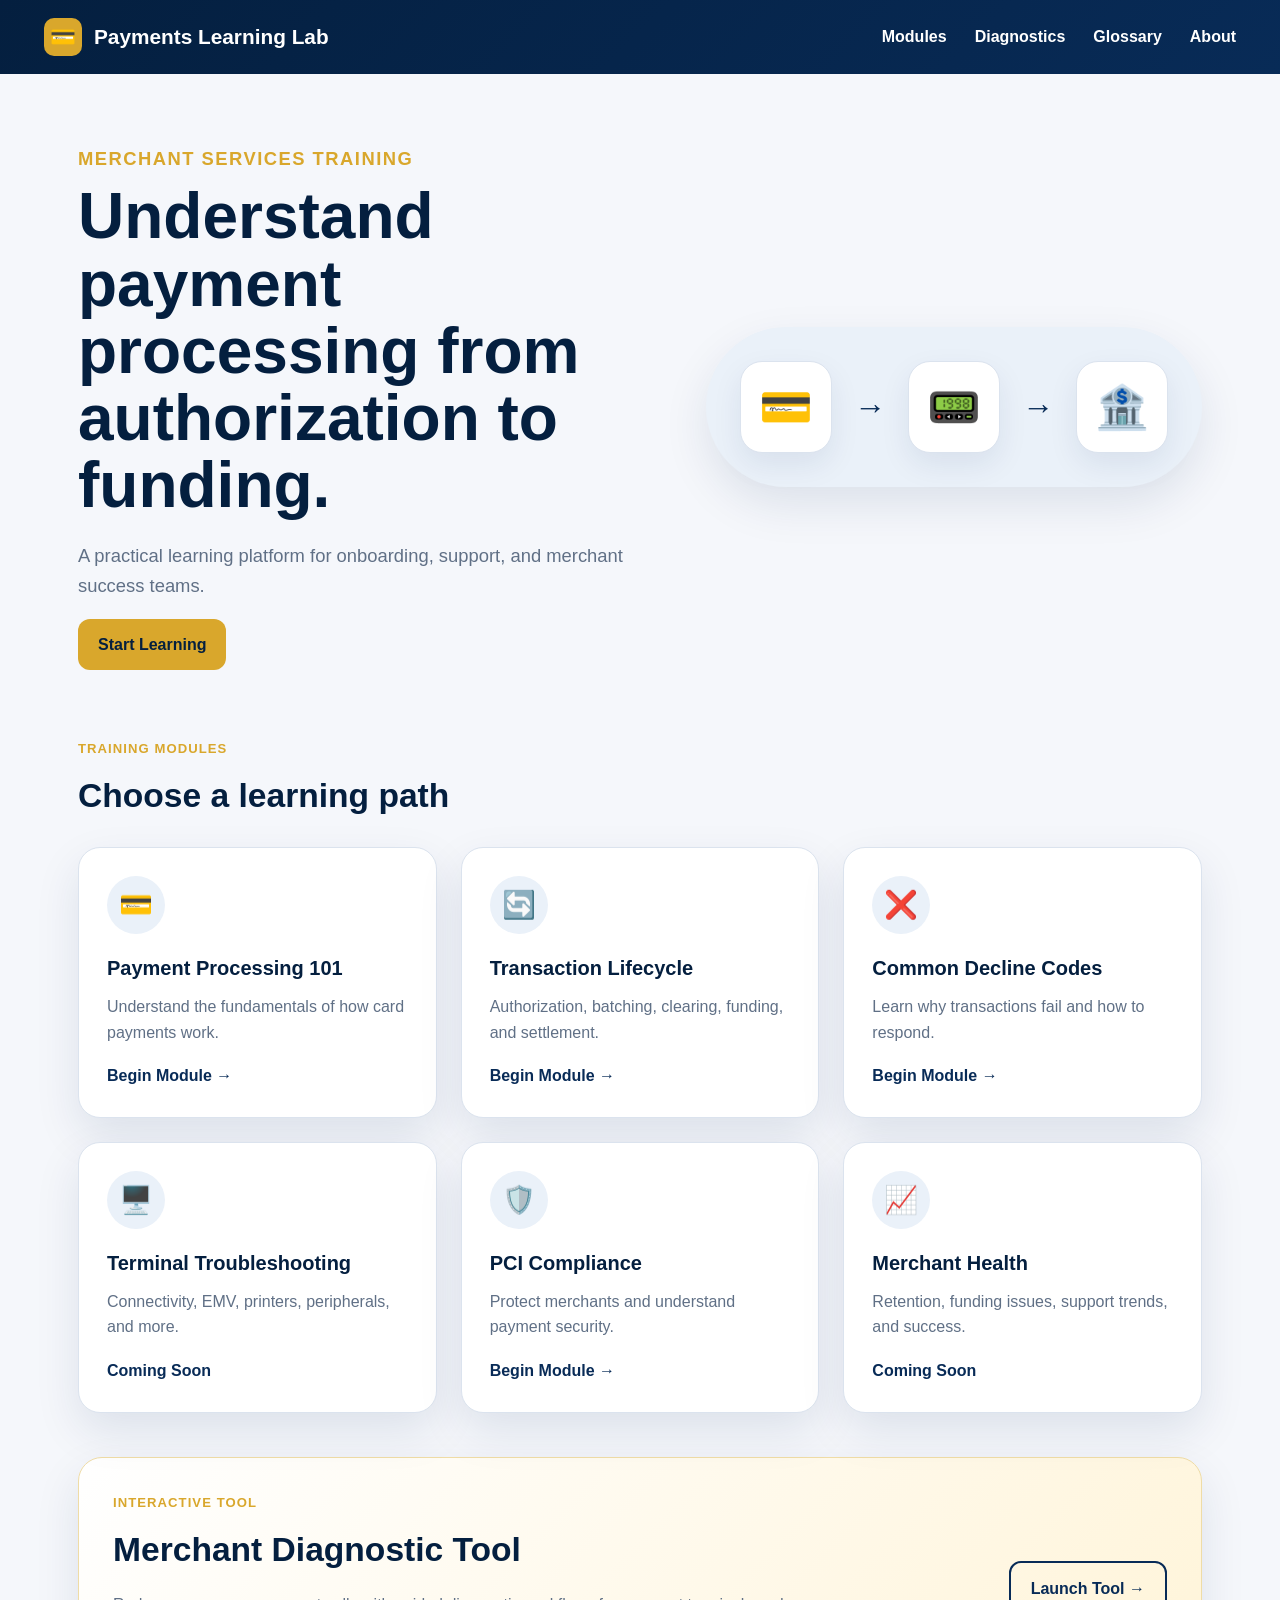
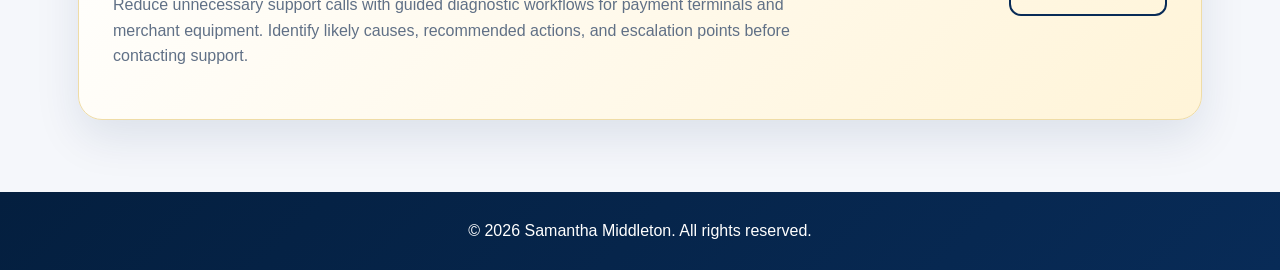
<file: index.html>
<!DOCTYPE html>
<html lang="en">
<head>
    <meta charset="UTF-8">
    <meta name="viewport" content="width=device-width, initial-scale=1.0">
    <title>Payments Learning Lab</title>
    <link rel="stylesheet" href="style.css">
</head>

<body>

<nav class="navbar">
    <a href="index.html" class="logo">
        <span class="logo-icon">💳</span>
        Payments Learning Lab
    </a>

    <div class="nav-links">
        <a href="#modules">Modules</a>
        <a href="toolkit.html">Diagnostics</a>
        <a href="glossary.html">Glossary</a>
        <a href="#">About</a>
    </div>
</nav>

<header class="home-hero">
    <div class="hero-text">
        <p class="eyebrow">Merchant Services Training</p>
        <h1>Understand payment processing from authorization to funding.</h1>
        <p>
            A practical learning platform for onboarding, support, and merchant success teams.
        </p>
        <a href="#modules" class="primary-button">Start Learning</a>
    </div>

    <div class="hero-visual">
        <div class="visual-card">💳</div>
        <span>→</span>
        <div class="visual-card">📟</div>
        <span>→</span>
        <div class="visual-card">🏦</div>
    </div>
</header>

<main>

<section id="modules">
    <div class="section-heading">
        <p class="eyebrow">Training Modules</p>
        <h2>Choose a learning path</h2>
    </div>

    <div class="module-grid">

        <a href="payment101.html" class="card">
            <div class="card-icon">💳</div>
            <h3>Payment Processing 101</h3>
            <p>Understand the fundamentals of how card payments work.</p>
            <span class="card-link">Begin Module →</span>
        </a>

        <a href="lifecycle.html" class="card">
            <div class="card-icon">🔄</div>
            <h3>Transaction Lifecycle</h3>
            <p>Authorization, batching, clearing, funding, and settlement.</p>
            <span class="card-link">Begin Module →</span>
        </a>

        <a href="decline-codes.html" class="card">
            <div class="card-icon">❌</div>
            <h3>Common Decline Codes</h3>
            <p>Learn why transactions fail and how to respond.</p>
            <span class="card-link">Begin Module →</span>
        </a>

        <a href="#" class="card">
            <div class="card-icon">🖥️</div>
            <h3>Terminal Troubleshooting</h3>
            <p>Connectivity, EMV, printers, peripherals, and more.</p>
            <span class="card-link">Coming Soon</span>
        </a>

        <a href="pci.html" class="card">
            <div class="card-icon">🛡️</div>
            <h3>PCI Compliance</h3>
            <p>Protect merchants and understand payment security.</p>
            <span class="card-link">Begin Module →</span>
        </a>

        <a href="#" class="card">
            <div class="card-icon">📈</div>
            <h3>Merchant Health</h3>
            <p>Retention, funding issues, support trends, and success.</p>
            <span class="card-link">Coming Soon</span>
        </a>

    </div>
</section>

<section class="feature-panel">
    <div>
        <p class="eyebrow">Interactive Tool</p>
        <h2>Merchant Diagnostic Tool</h2>
        <p>
            Reduce unnecessary support calls with guided diagnostic workflows for payment terminals and merchant equipment. Identify likely causes, recommended actions, and escalation points before contacting support.
        </p>
    </div>

    <a href="toolkit.html" class="secondary-button">
        Launch Tool →
    </a>
</section>
</main>

<footer>
    <p>© 2026 Samantha Middleton. All rights reserved.</p>
</footer>

</body>
</html>
</file>
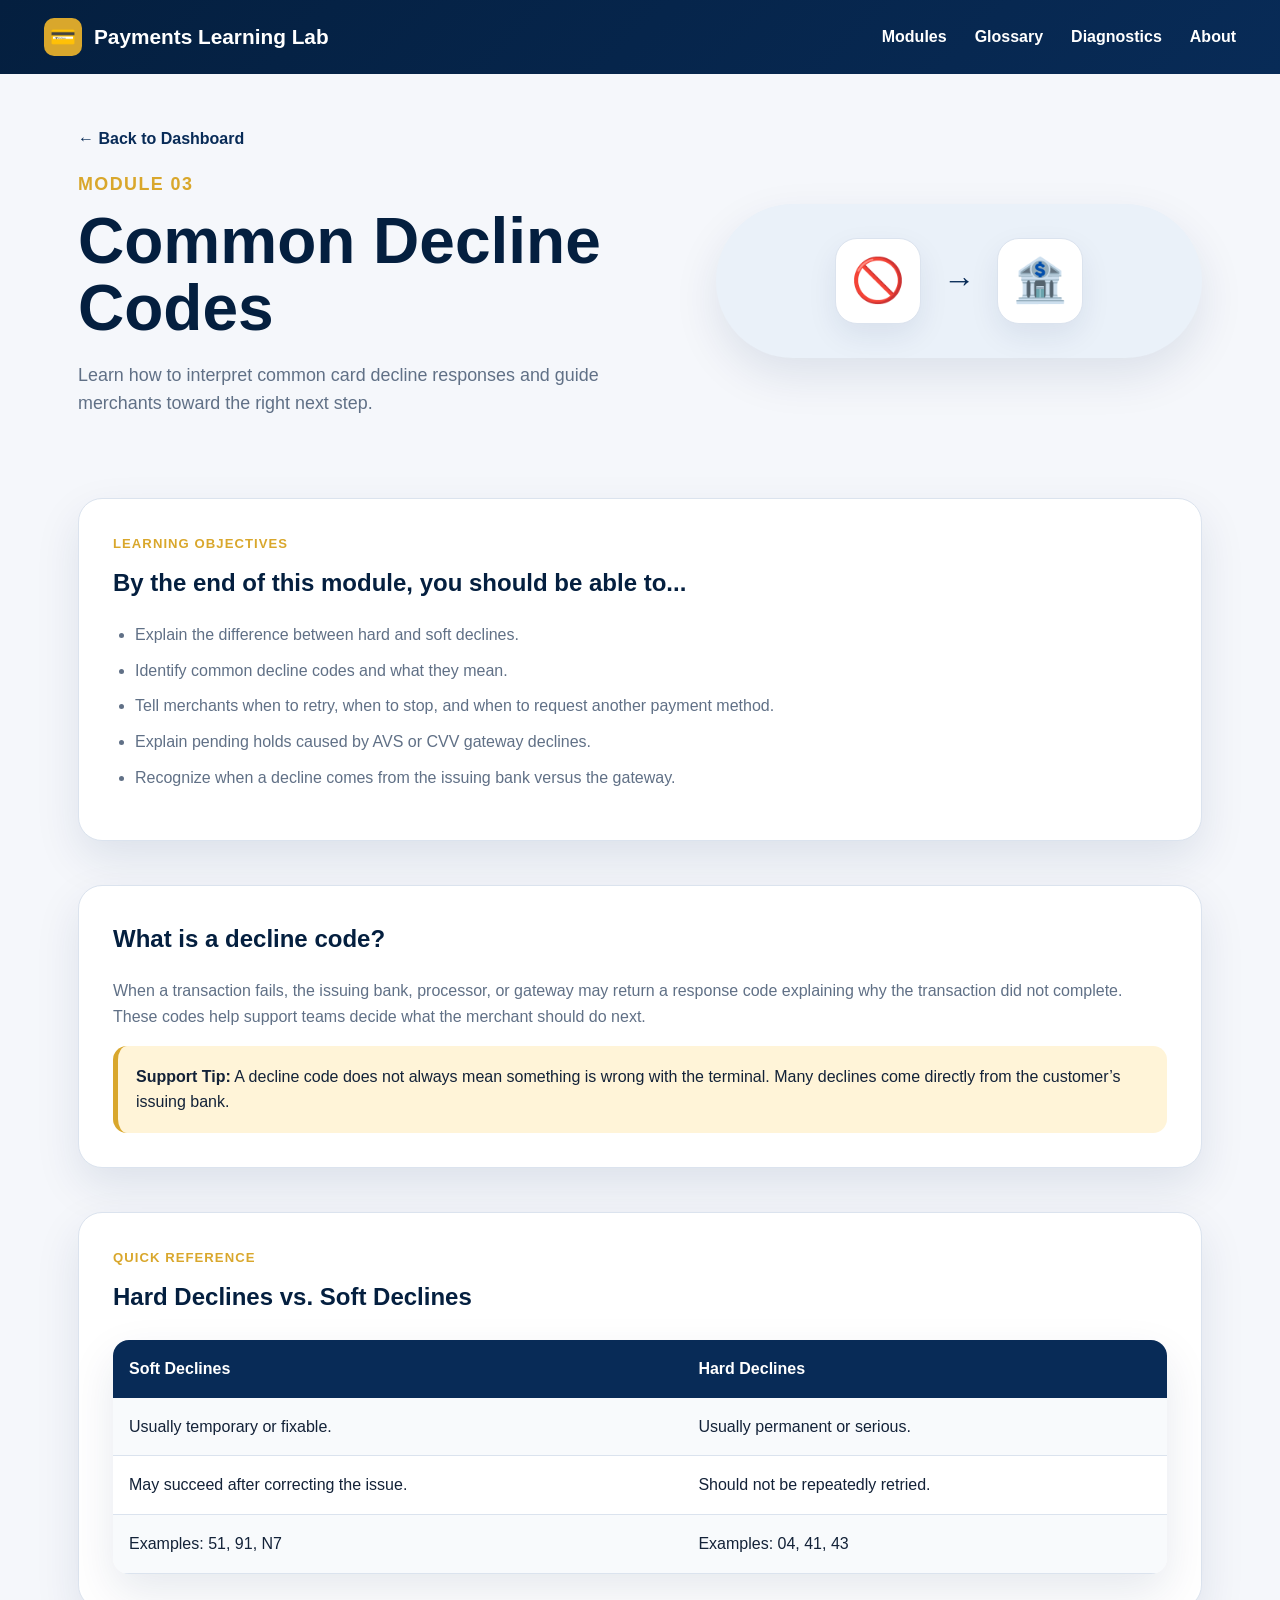
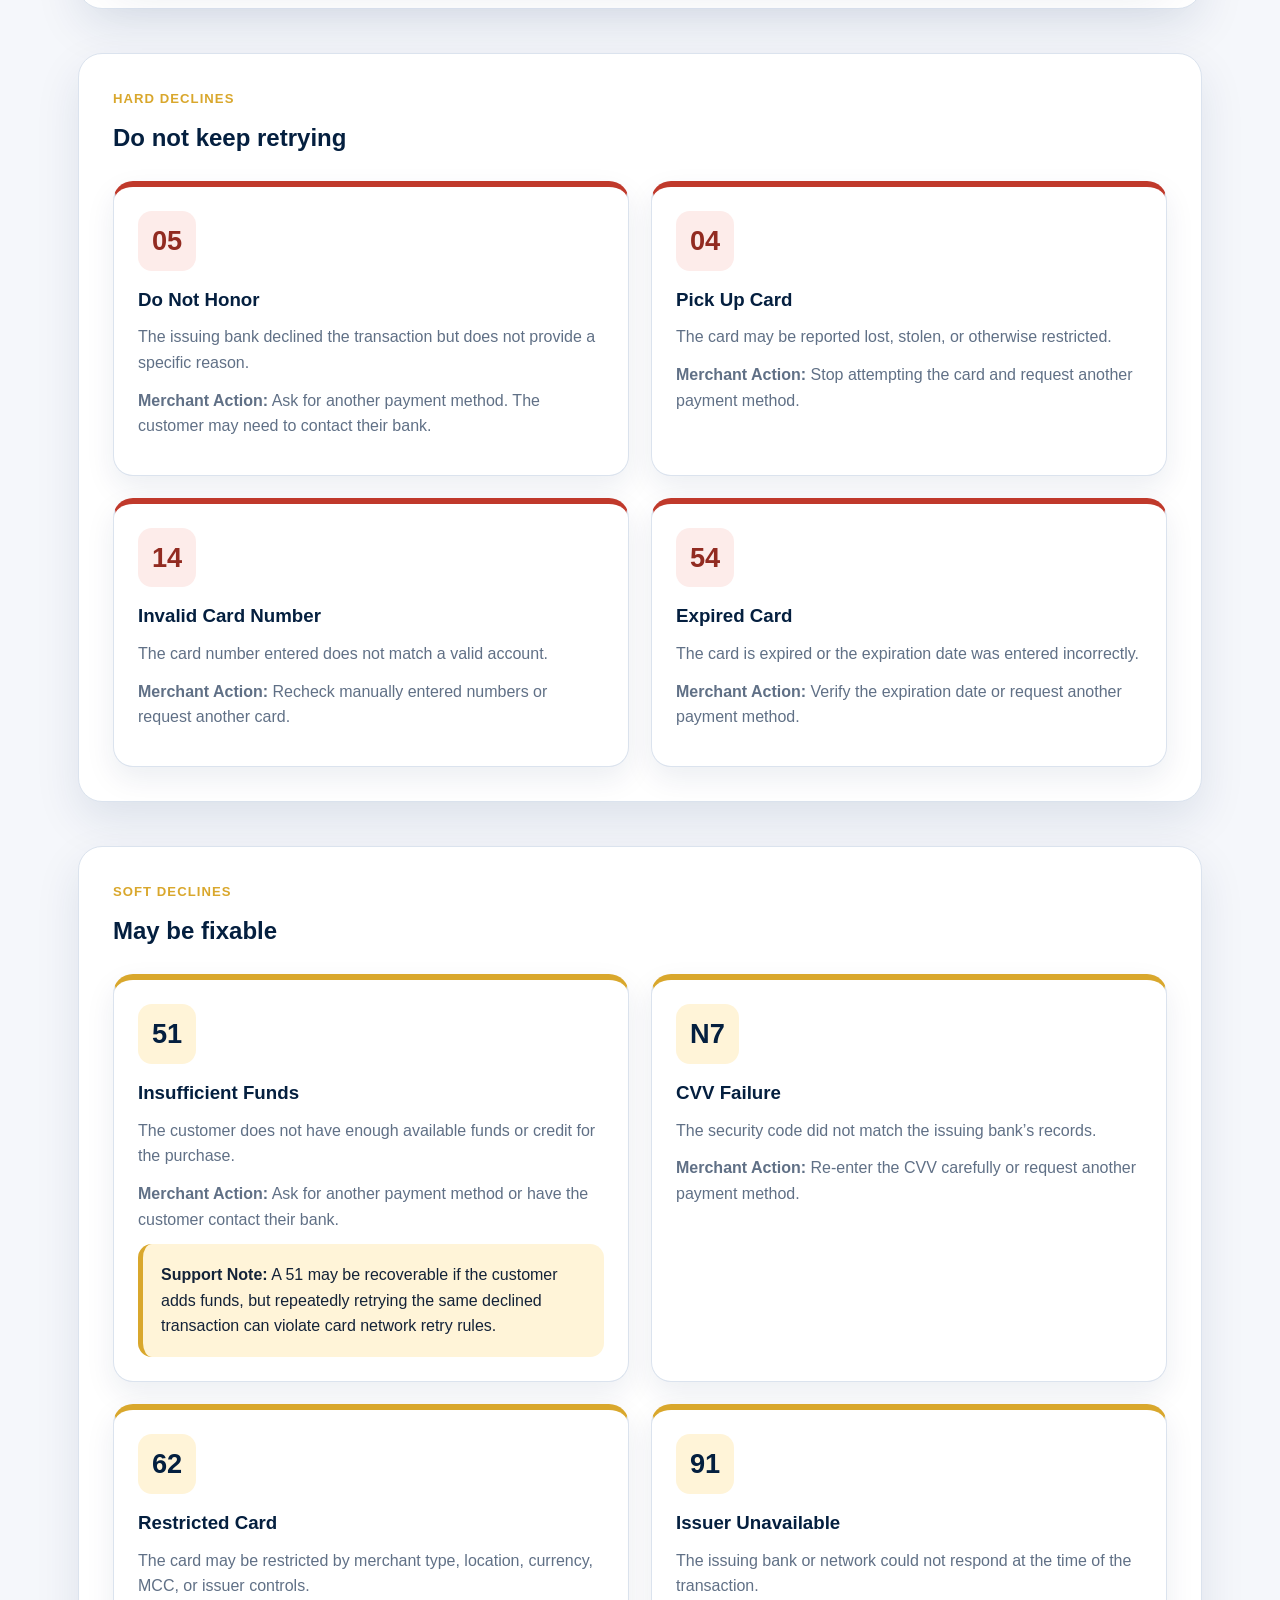
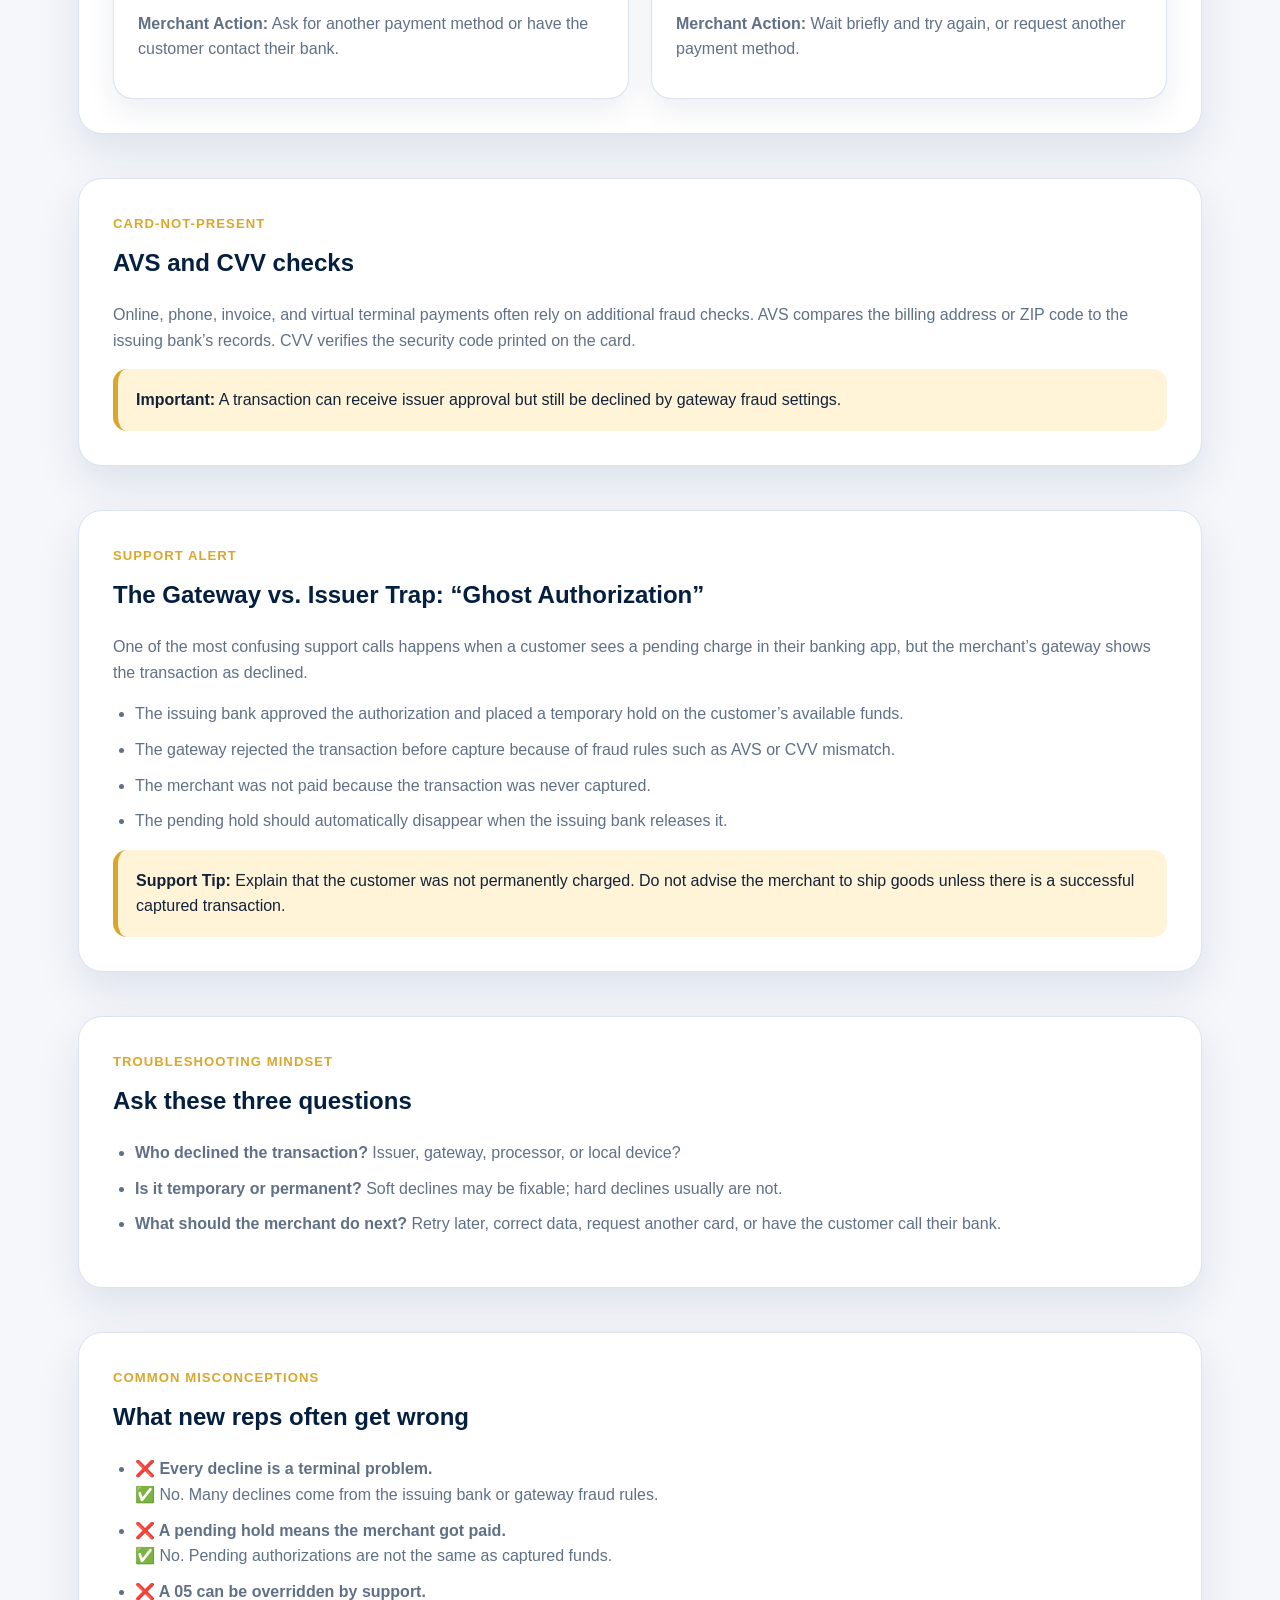
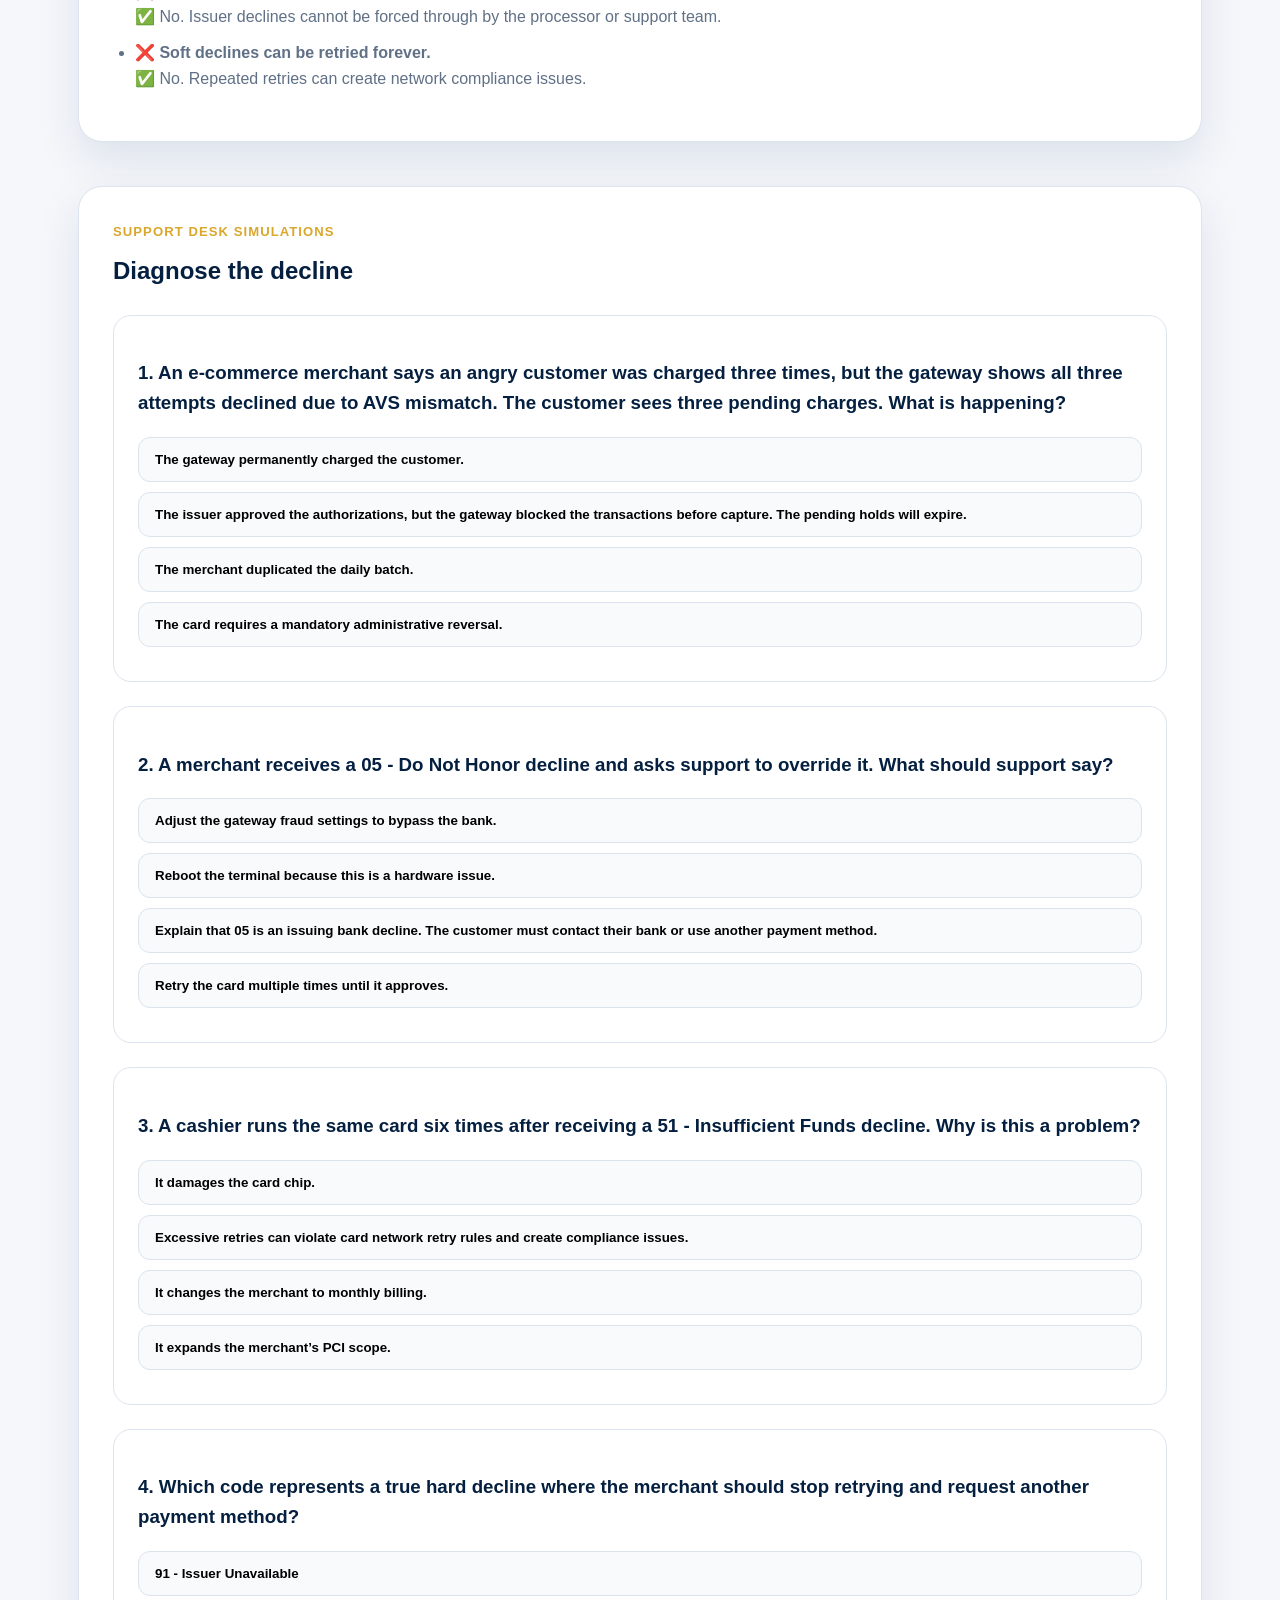
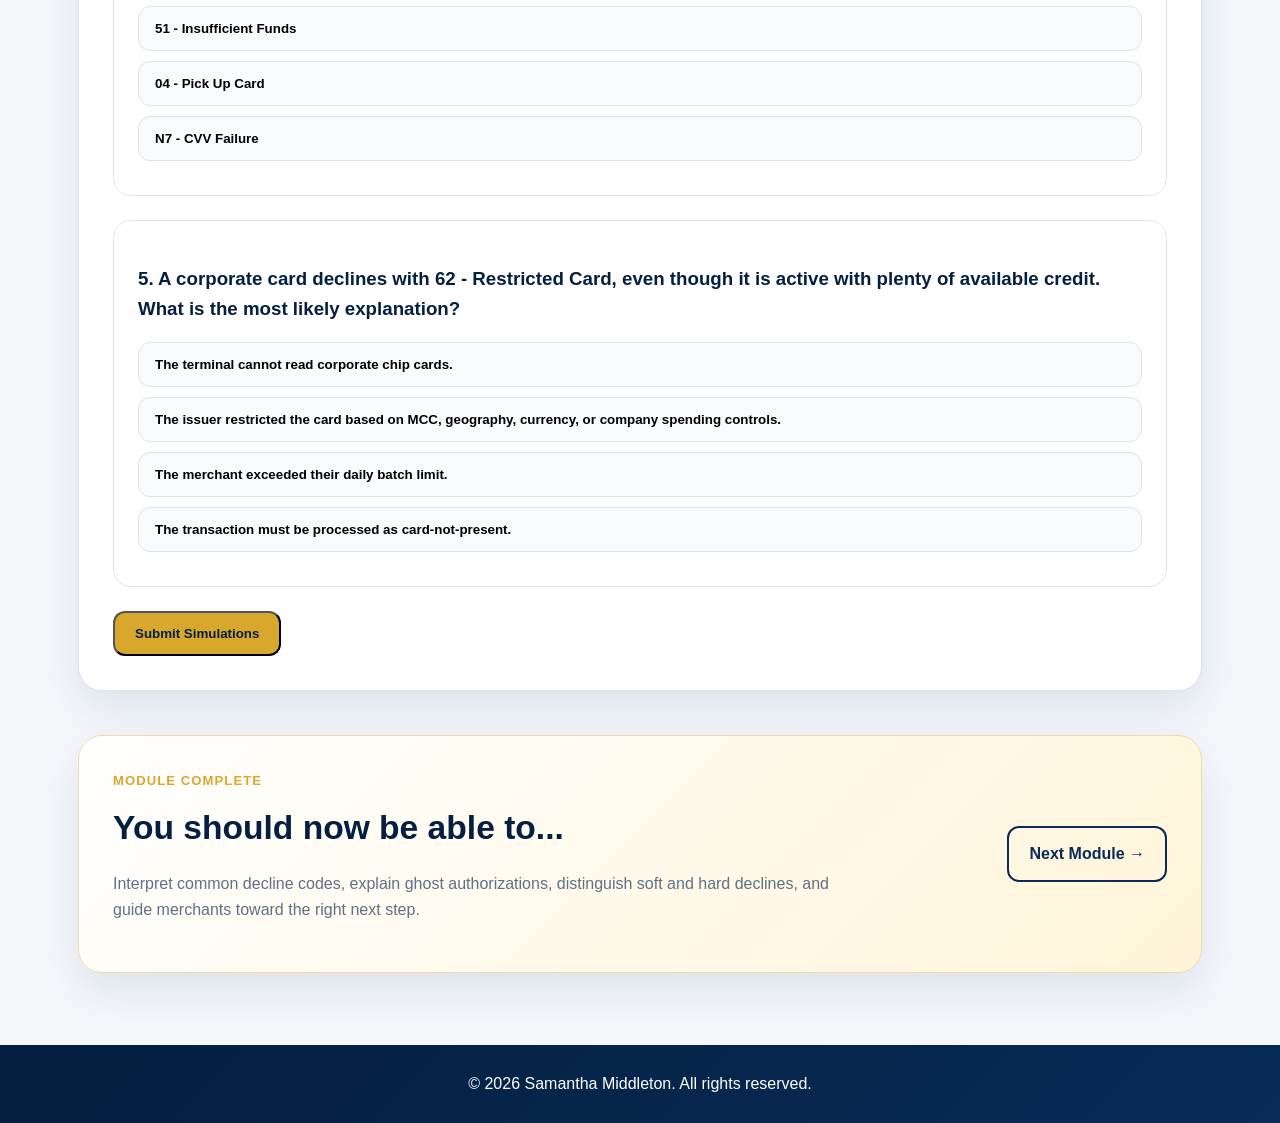
<file: decline-codes.html>
<!DOCTYPE html>
<html lang="en">
<head>
    <meta charset="UTF-8">
    <meta name="viewport" content="width=device-width, initial-scale=1.0">
    <title>Common Decline Codes</title>
    <link rel="stylesheet" href="style.css">
</head>

<body>

<nav class="navbar">
    <a href="index.html" class="logo">
        <span class="logo-icon">💳</span>
        Payments Learning Lab
    </a>

    <div class="nav-links">
        <a href="index.html#modules">Modules</a>
        <a href="glossary.html">Glossary</a>
        <a href="#">Diagnostics</a>
        <a href="#">About</a>
    </div>
</nav>

<header class="lesson-hero">
    <div>
        <a href="index.html" class="back-link">← Back to Dashboard</a>
        <p class="eyebrow">Module 03</p>
        <h1>Common Decline Codes</h1>
        <p>
            Learn how to interpret common card decline responses and guide merchants toward the right next step.
        </p>
    </div>

    <div class="hero-visual small-visual">
        <div class="visual-card">🚫</div>
        <span>→</span>
        <div class="visual-card">🏦</div>
    </div>
</header>

<main>

<section class="content-panel">
    <p class="eyebrow">Learning Objectives</p>
    <h2>By the end of this module, you should be able to...</h2>
    <ul class="lesson-list">
        <li>Explain the difference between hard and soft declines.</li>
        <li>Identify common decline codes and what they mean.</li>
        <li>Tell merchants when to retry, when to stop, and when to request another payment method.</li>
        <li>Explain pending holds caused by AVS or CVV gateway declines.</li>
        <li>Recognize when a decline comes from the issuing bank versus the gateway.</li>
    </ul>
</section>

<section class="content-panel">
    <h2>What is a decline code?</h2>
    <p>
        When a transaction fails, the issuing bank, processor, or gateway may return a response code explaining why the transaction did not complete.
        These codes help support teams decide what the merchant should do next.
    </p>

    <div class="callout">
        <strong>Support Tip:</strong> A decline code does not always mean something is wrong with the terminal.
        Many declines come directly from the customer’s issuing bank.
    </div>
</section>

<section class="content-panel">
    <p class="eyebrow">Quick Reference</p>
    <h2>Hard Declines vs. Soft Declines</h2>

    <table class="payments-table">
        <tr>
            <th>Soft Declines</th>
            <th>Hard Declines</th>
        </tr>
        <tr>
            <td>Usually temporary or fixable.</td>
            <td>Usually permanent or serious.</td>
        </tr>
        <tr>
            <td>May succeed after correcting the issue.</td>
            <td>Should not be repeatedly retried.</td>
        </tr>
        <tr>
            <td>Examples: 51, 91, N7</td>
            <td>Examples: 04, 41, 43</td>
        </tr>
    </table>
</section>

<section class="content-panel">
    <p class="eyebrow">Hard Declines</p>
    <h2>Do not keep retrying</h2>

    <div class="decline-grid">
        <div class="decline-card hard">
            <span class="code">05</span>
            <h3>Do Not Honor</h3>
            <p>The issuing bank declined the transaction but does not provide a specific reason.</p>
            <p><strong>Merchant Action:</strong> Ask for another payment method. The customer may need to contact their bank.</p>
        </div>

        <div class="decline-card hard">
            <span class="code">04</span>
            <h3>Pick Up Card</h3>
            <p>The card may be reported lost, stolen, or otherwise restricted.</p>
            <p><strong>Merchant Action:</strong> Stop attempting the card and request another payment method.</p>
        </div>

        <div class="decline-card hard">
            <span class="code">14</span>
            <h3>Invalid Card Number</h3>
            <p>The card number entered does not match a valid account.</p>
            <p><strong>Merchant Action:</strong> Recheck manually entered numbers or request another card.</p>
        </div>

        <div class="decline-card hard">
            <span class="code">54</span>
            <h3>Expired Card</h3>
            <p>The card is expired or the expiration date was entered incorrectly.</p>
            <p><strong>Merchant Action:</strong> Verify the expiration date or request another payment method.</p>
        </div>
    </div>
</section>

<section class="content-panel">
    <p class="eyebrow">Soft Declines</p>
    <h2>May be fixable</h2>

    <div class="decline-grid">
        <div class="decline-card soft">
            <span class="code">51</span>
            <h3>Insufficient Funds</h3>
            <p>The customer does not have enough available funds or credit for the purchase.</p>
            <p><strong>Merchant Action:</strong> Ask for another payment method or have the customer contact their bank.</p>
            <div class="callout">
                <strong>Support Note:</strong> A 51 may be recoverable if the customer adds funds, but repeatedly retrying the same declined transaction can violate card network retry rules.
            </div>
        </div>

        <div class="decline-card soft">
            <span class="code">N7</span>
            <h3>CVV Failure</h3>
            <p>The security code did not match the issuing bank’s records.</p>
            <p><strong>Merchant Action:</strong> Re-enter the CVV carefully or request another payment method.</p>
        </div>

        <div class="decline-card soft">
            <span class="code">62</span>
            <h3>Restricted Card</h3>
            <p>The card may be restricted by merchant type, location, currency, MCC, or issuer controls.</p>
            <p><strong>Merchant Action:</strong> Ask for another payment method or have the customer contact their bank.</p>
        </div>

        <div class="decline-card soft">
            <span class="code">91</span>
            <h3>Issuer Unavailable</h3>
            <p>The issuing bank or network could not respond at the time of the transaction.</p>
            <p><strong>Merchant Action:</strong> Wait briefly and try again, or request another payment method.</p>
        </div>
    </div>
</section>

<section class="content-panel">
    <p class="eyebrow">Card-Not-Present</p>
    <h2>AVS and CVV checks</h2>

    <p>
        Online, phone, invoice, and virtual terminal payments often rely on additional fraud checks.
        AVS compares the billing address or ZIP code to the issuing bank’s records. CVV verifies the security code printed on the card.
    </p>

    <div class="callout">
        <strong>Important:</strong> A transaction can receive issuer approval but still be declined by gateway fraud settings.
    </div>
</section>

<section class="content-panel">
    <p class="eyebrow">Support Alert</p>
    <h2>The Gateway vs. Issuer Trap: “Ghost Authorization”</h2>

    <p>
        One of the most confusing support calls happens when a customer sees a pending charge in their banking app,
        but the merchant’s gateway shows the transaction as declined.
    </p>

    <ul class="lesson-list">
        <li>The issuing bank approved the authorization and placed a temporary hold on the customer’s available funds.</li>
        <li>The gateway rejected the transaction before capture because of fraud rules such as AVS or CVV mismatch.</li>
        <li>The merchant was not paid because the transaction was never captured.</li>
        <li>The pending hold should automatically disappear when the issuing bank releases it.</li>
    </ul>

    <div class="callout">
        <strong>Support Tip:</strong> Explain that the customer was not permanently charged.
        Do not advise the merchant to ship goods unless there is a successful captured transaction.
    </div>
</section>

<section class="content-panel">
    <p class="eyebrow">Troubleshooting Mindset</p>
    <h2>Ask these three questions</h2>

    <ul class="lesson-list">
        <li><strong>Who declined the transaction?</strong> Issuer, gateway, processor, or local device?</li>
        <li><strong>Is it temporary or permanent?</strong> Soft declines may be fixable; hard declines usually are not.</li>
        <li><strong>What should the merchant do next?</strong> Retry later, correct data, request another card, or have the customer call their bank.</li>
    </ul>
</section>

<section class="content-panel">
    <p class="eyebrow">Common Misconceptions</p>
    <h2>What new reps often get wrong</h2>

    <ul class="lesson-list">
        <li><strong>❌ Every decline is a terminal problem.</strong><br>✅ No. Many declines come from the issuing bank or gateway fraud rules.</li>
        <li><strong>❌ A pending hold means the merchant got paid.</strong><br>✅ No. Pending authorizations are not the same as captured funds.</li>
        <li><strong>❌ A 05 can be overridden by support.</strong><br>✅ No. Issuer declines cannot be forced through by the processor or support team.</li>
        <li><strong>❌ Soft declines can be retried forever.</strong><br>✅ No. Repeated retries can create network compliance issues.</li>
    </ul>
</section>

<section class="content-panel quiz-section">
    <p class="eyebrow">Support Desk Simulations</p>
    <h2>Diagnose the decline</h2>

    <div class="quiz-question" data-answer="b">
        <h3>1. An e-commerce merchant says an angry customer was charged three times, but the gateway shows all three attempts declined due to AVS mismatch. The customer sees three pending charges. What is happening?</h3>

        <button data-choice="a">The gateway permanently charged the customer.</button>
        <button data-choice="b">The issuer approved the authorizations, but the gateway blocked the transactions before capture. The pending holds will expire.</button>
        <button data-choice="c">The merchant duplicated the daily batch.</button>
        <button data-choice="d">The card requires a mandatory administrative reversal.</button>

        <p class="quiz-feedback correct-feedback">✅ Correct! This is a ghost authorization. The issuing bank placed temporary holds, but the gateway blocked capture due to AVS mismatch.</p>
        <p class="quiz-feedback incorrect-feedback">❌ Not quite. The customer is seeing temporary authorization holds, not completed charges.</p>
    </div>

    <div class="quiz-question" data-answer="c">
        <h3>2. A merchant receives a 05 - Do Not Honor decline and asks support to override it. What should support say?</h3>

        <button data-choice="a">Adjust the gateway fraud settings to bypass the bank.</button>
        <button data-choice="b">Reboot the terminal because this is a hardware issue.</button>
        <button data-choice="c">Explain that 05 is an issuing bank decline. The customer must contact their bank or use another payment method.</button>
        <button data-choice="d">Retry the card multiple times until it approves.</button>

        <p class="quiz-feedback correct-feedback">✅ Correct! A 05 comes from the customer’s issuing bank and cannot be overridden by support.</p>
        <p class="quiz-feedback incorrect-feedback">❌ Not quite. A 05 is an issuer-level decline, not a terminal or gateway setting issue.</p>
    </div>

    <div class="quiz-question" data-answer="b">
        <h3>3. A cashier runs the same card six times after receiving a 51 - Insufficient Funds decline. Why is this a problem?</h3>

        <button data-choice="a">It damages the card chip.</button>
        <button data-choice="b">Excessive retries can violate card network retry rules and create compliance issues.</button>
        <button data-choice="c">It changes the merchant to monthly billing.</button>
        <button data-choice="d">It expands the merchant’s PCI scope.</button>

        <p class="quiz-feedback correct-feedback">✅ Correct! A 51 may be recoverable, but repeatedly retrying the same decline is not good practice.</p>
        <p class="quiz-feedback incorrect-feedback">❌ Not quite. The issue is excessive retry behavior, not hardware, billing, or PCI scope.</p>
    </div>

    <div class="quiz-question" data-answer="c">
        <h3>4. Which code represents a true hard decline where the merchant should stop retrying and request another payment method?</h3>

        <button data-choice="a">91 - Issuer Unavailable</button>
        <button data-choice="b">51 - Insufficient Funds</button>
        <button data-choice="c">04 - Pick Up Card</button>
        <button data-choice="d">N7 - CVV Failure</button>

        <p class="quiz-feedback correct-feedback">✅ Correct! A 04 means the card may be lost, stolen, or restricted. Stop retrying.</p>
        <p class="quiz-feedback incorrect-feedback">❌ Not quite. A 04 is the true hard stop in this list.</p>
    </div>

    <div class="quiz-question" data-answer="b">
        <h3>5. A corporate card declines with 62 - Restricted Card, even though it is active with plenty of available credit. What is the most likely explanation?</h3>

        <button data-choice="a">The terminal cannot read corporate chip cards.</button>
        <button data-choice="b">The issuer restricted the card based on MCC, geography, currency, or company spending controls.</button>
        <button data-choice="c">The merchant exceeded their daily batch limit.</button>
        <button data-choice="d">The transaction must be processed as card-not-present.</button>

        <p class="quiz-feedback correct-feedback">✅ Correct! Restricted cards may be limited by MCC, location, currency, or issuer-defined controls.</p>
        <p class="quiz-feedback incorrect-feedback">❌ Not quite. A 62 usually means the card is healthy but restricted by issuer controls.</p>
    </div>

    <button id="submit-quiz" class="primary-button">Submit Simulations</button>
    <div id="quiz-result" class="quiz-result"></div>
</section>

<section class="feature-panel">
    <div>
        <p class="eyebrow">Module Complete</p>
        <h2>You should now be able to...</h2>
        <p>
            Interpret common decline codes, explain ghost authorizations, distinguish soft and hard declines,
            and guide merchants toward the right next step.
        </p>
    </div>

    <a href="pci.html" class="secondary-button">Next Module →</a>
</section>

</main>

<footer>
    <p>© 2026 Samantha Middleton. All rights reserved.</p>
</footer>

<script src="script.js"></script>

</body>
</html>
</file>
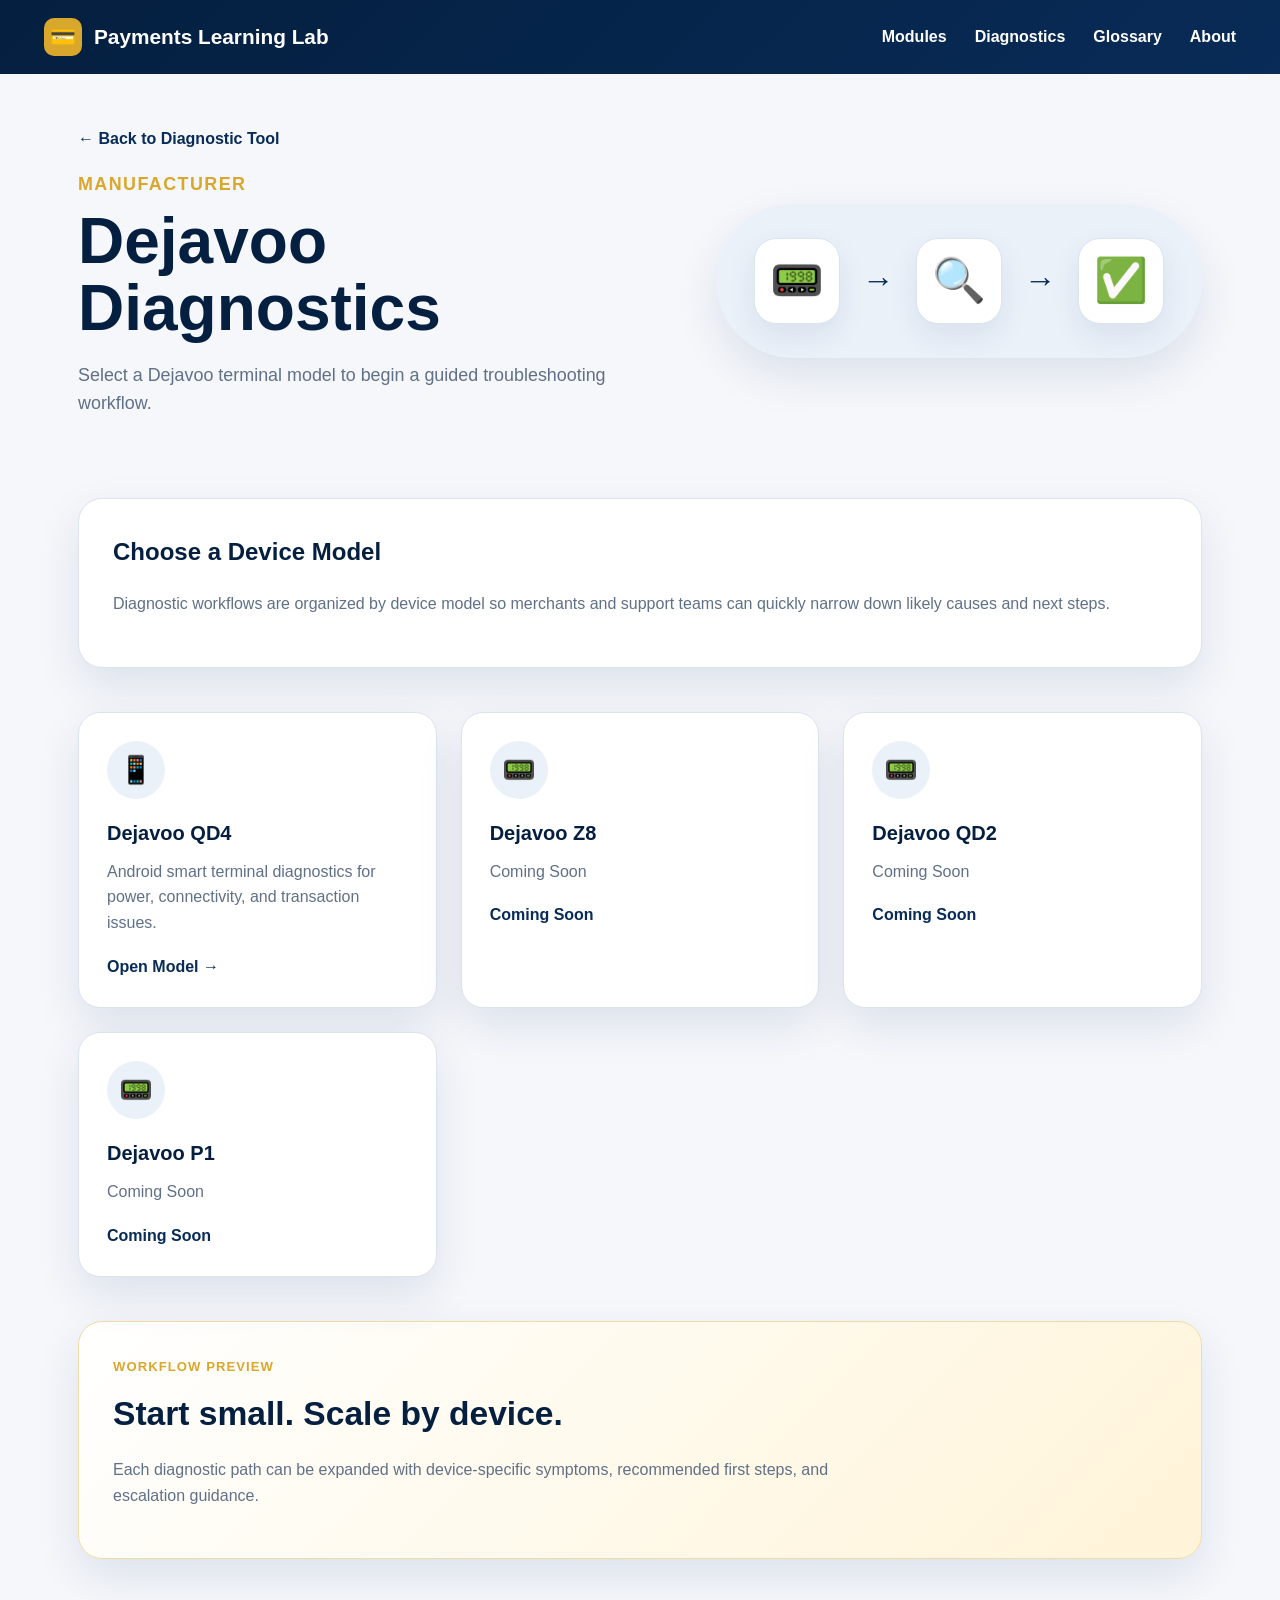
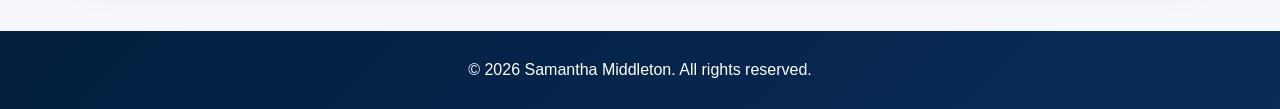
<file: dejavoo.html>
<!DOCTYPE html>
<html lang="en">
<head>
    <meta charset="UTF-8">
    <meta name="viewport" content="width=device-width, initial-scale=1.0">
    <title>Dejavoo Diagnostics</title>
    <link rel="stylesheet" href="style.css">
</head>

<body>

<nav class="navbar">
    <a href="index.html" class="logo">
        <span class="logo-icon">💳</span>
        Payments Learning Lab
    </a>

    <div class="nav-links">
        <a href="index.html#modules">Modules</a>
        <a href="toolkit.html">Diagnostics</a>
        <a href="glossary.html">Glossary</a>
        <a href="#">About</a>
    </div>
</nav>

<header class="lesson-hero">
    <div>
        <a href="toolkit.html" class="back-link">← Back to Diagnostic Tool</a>
        <p class="eyebrow">Manufacturer</p>
        <h1>Dejavoo Diagnostics</h1>
        <p>
            Select a Dejavoo terminal model to begin a guided troubleshooting workflow.
        </p>
    </div>

    <div class="hero-visual small-visual">
        <div class="visual-card">📟</div>
        <span>→</span>
        <div class="visual-card">🔍</div>
        <span>→</span>
        <div class="visual-card">✅</div>
    </div>
</header>

<main>

<section class="content-panel">
    <h2>Choose a Device Model</h2>
    <p>
        Diagnostic workflows are organized by device model so merchants and support teams
        can quickly narrow down likely causes and next steps.
    </p>
</section>

<section>
    <div class="module-grid">

        <a href="qd4.html" class="card">
            <div class="card-icon">📱</div>
            <h3>Dejavoo QD4</h3>
            <p>Android smart terminal diagnostics for power, connectivity, and transaction issues.</p>
            <span class="card-link">Open Model →</span>
        </a>

        <a href="#" class="card">
            <div class="card-icon">📟</div>
            <h3>Dejavoo Z8</h3>
            <p>Coming Soon</p>
            <span class="card-link">Coming Soon</span>
        </a>

        <a href="#" class="card">
            <div class="card-icon">📟</div>
            <h3>Dejavoo QD2</h3>
            <p>Coming Soon</p>
            <span class="card-link">Coming Soon</span>
        </a>

        <a href="#" class="card">
            <div class="card-icon">📟</div>
            <h3>Dejavoo P1</h3>
            <p>Coming Soon</p>
            <span class="card-link">Coming Soon</span>
        </a>

    </div>
</section>

<section class="feature-panel">
    <div>
        <p class="eyebrow">Workflow Preview</p>
        <h2>Start small. Scale by device.</h2>
        <p>
            Each diagnostic path can be expanded with device-specific symptoms,
            recommended first steps, and escalation guidance.
        </p>
    </div>
</section>

</main>

<footer>
    <p>© 2026 Samantha Middleton. All rights reserved.</p>
</footer>

</body>
</html>
</file>
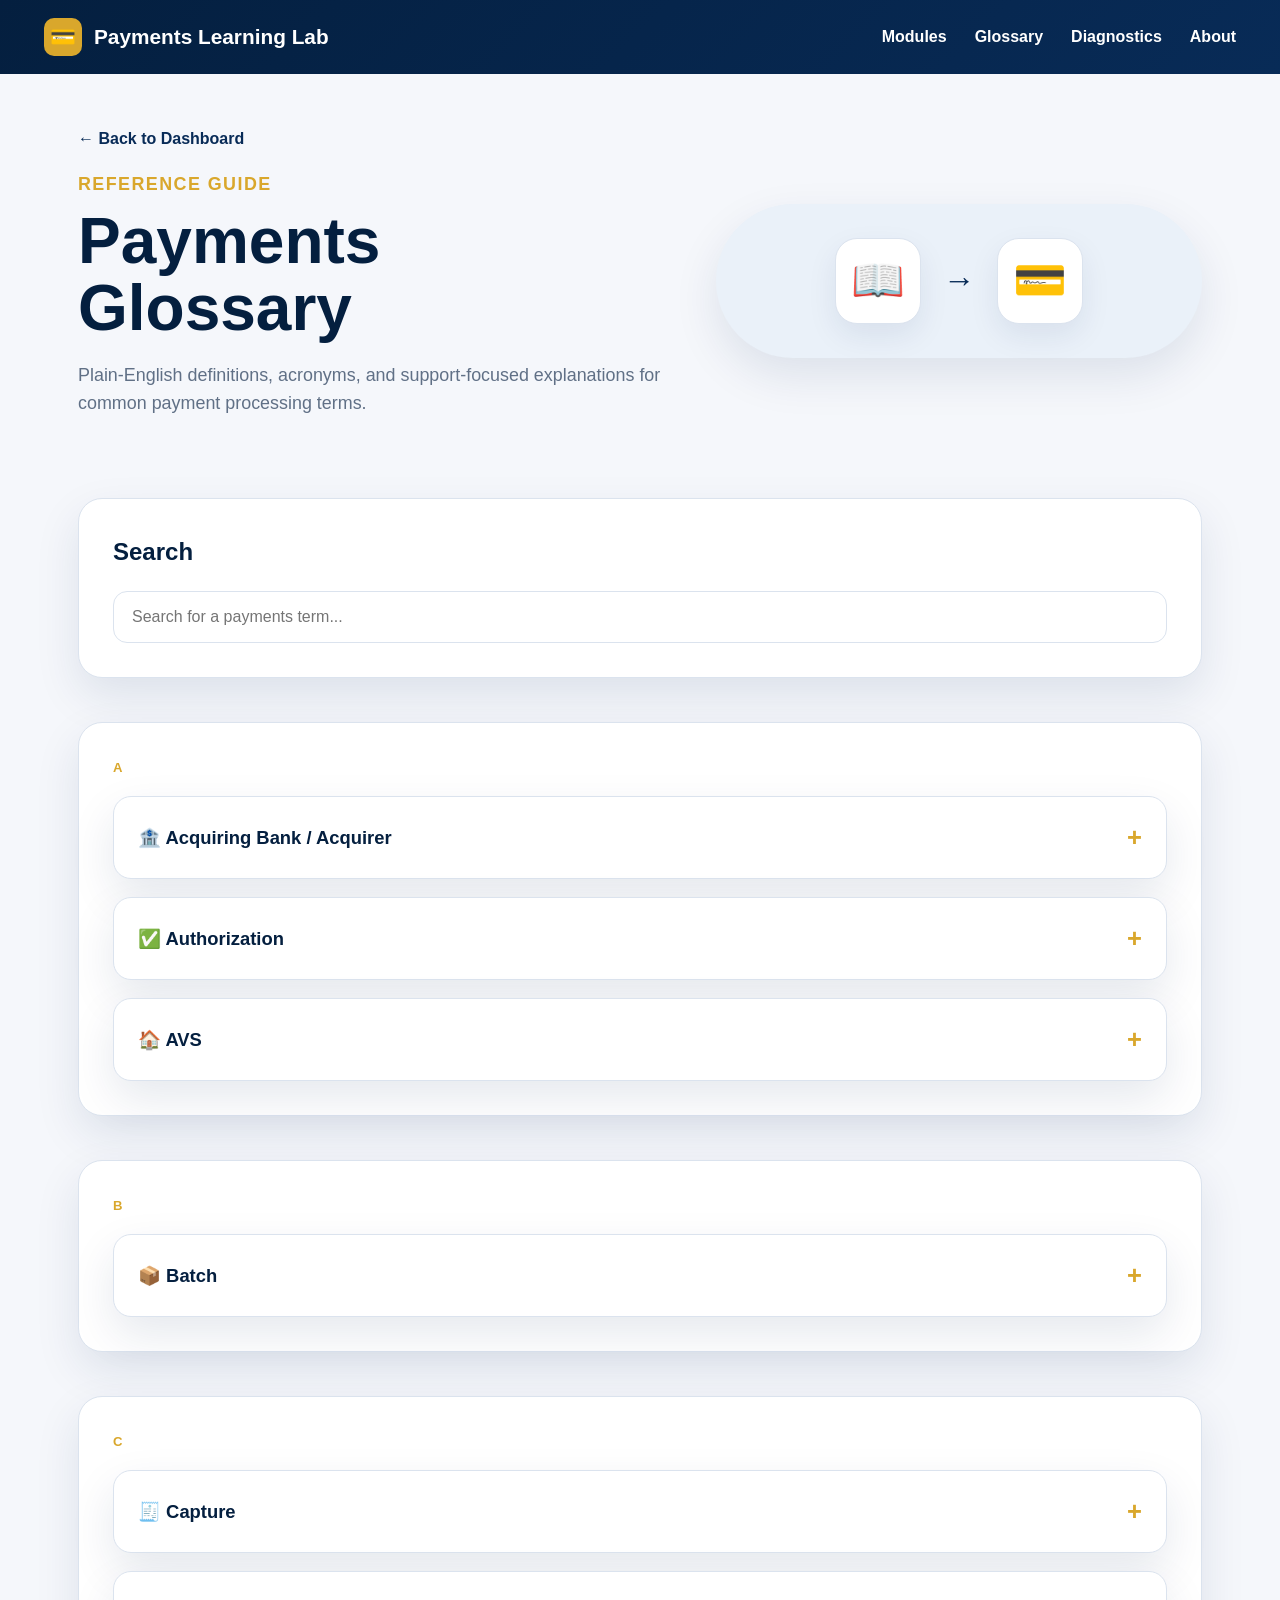
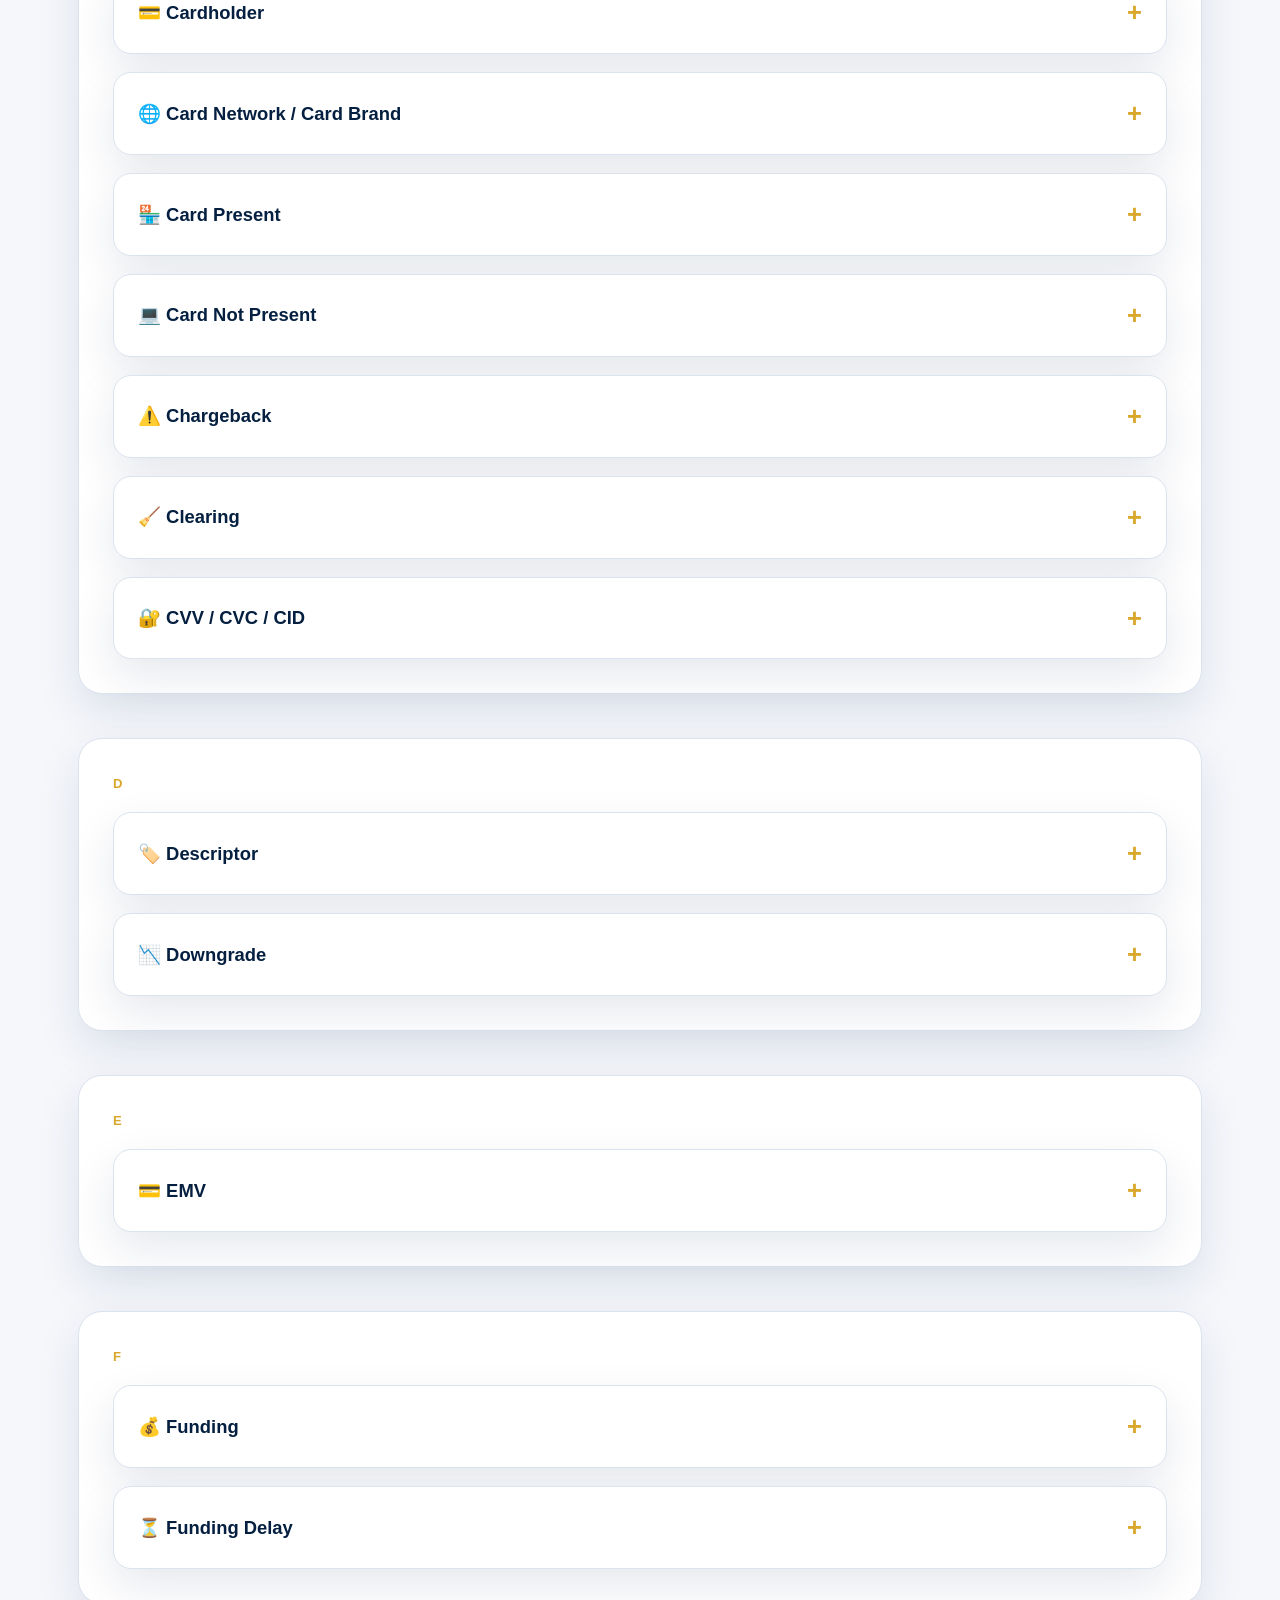
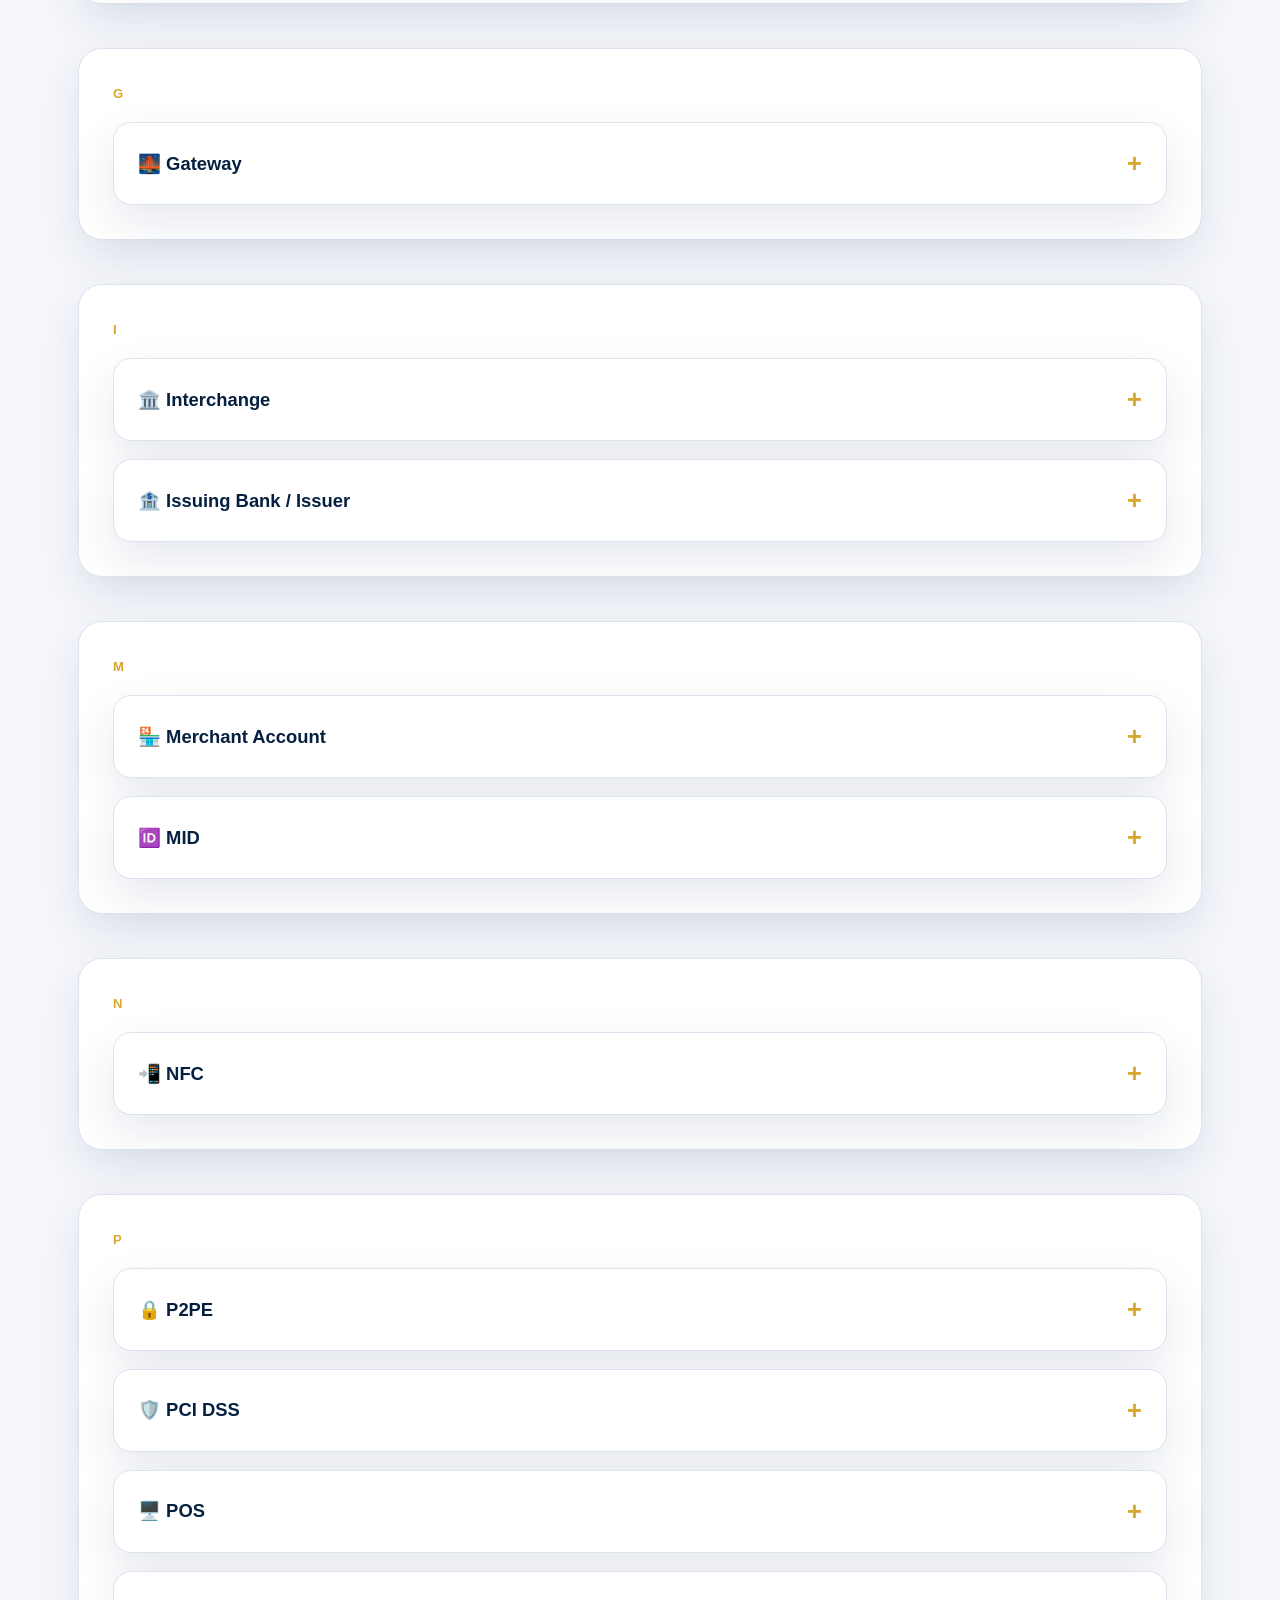
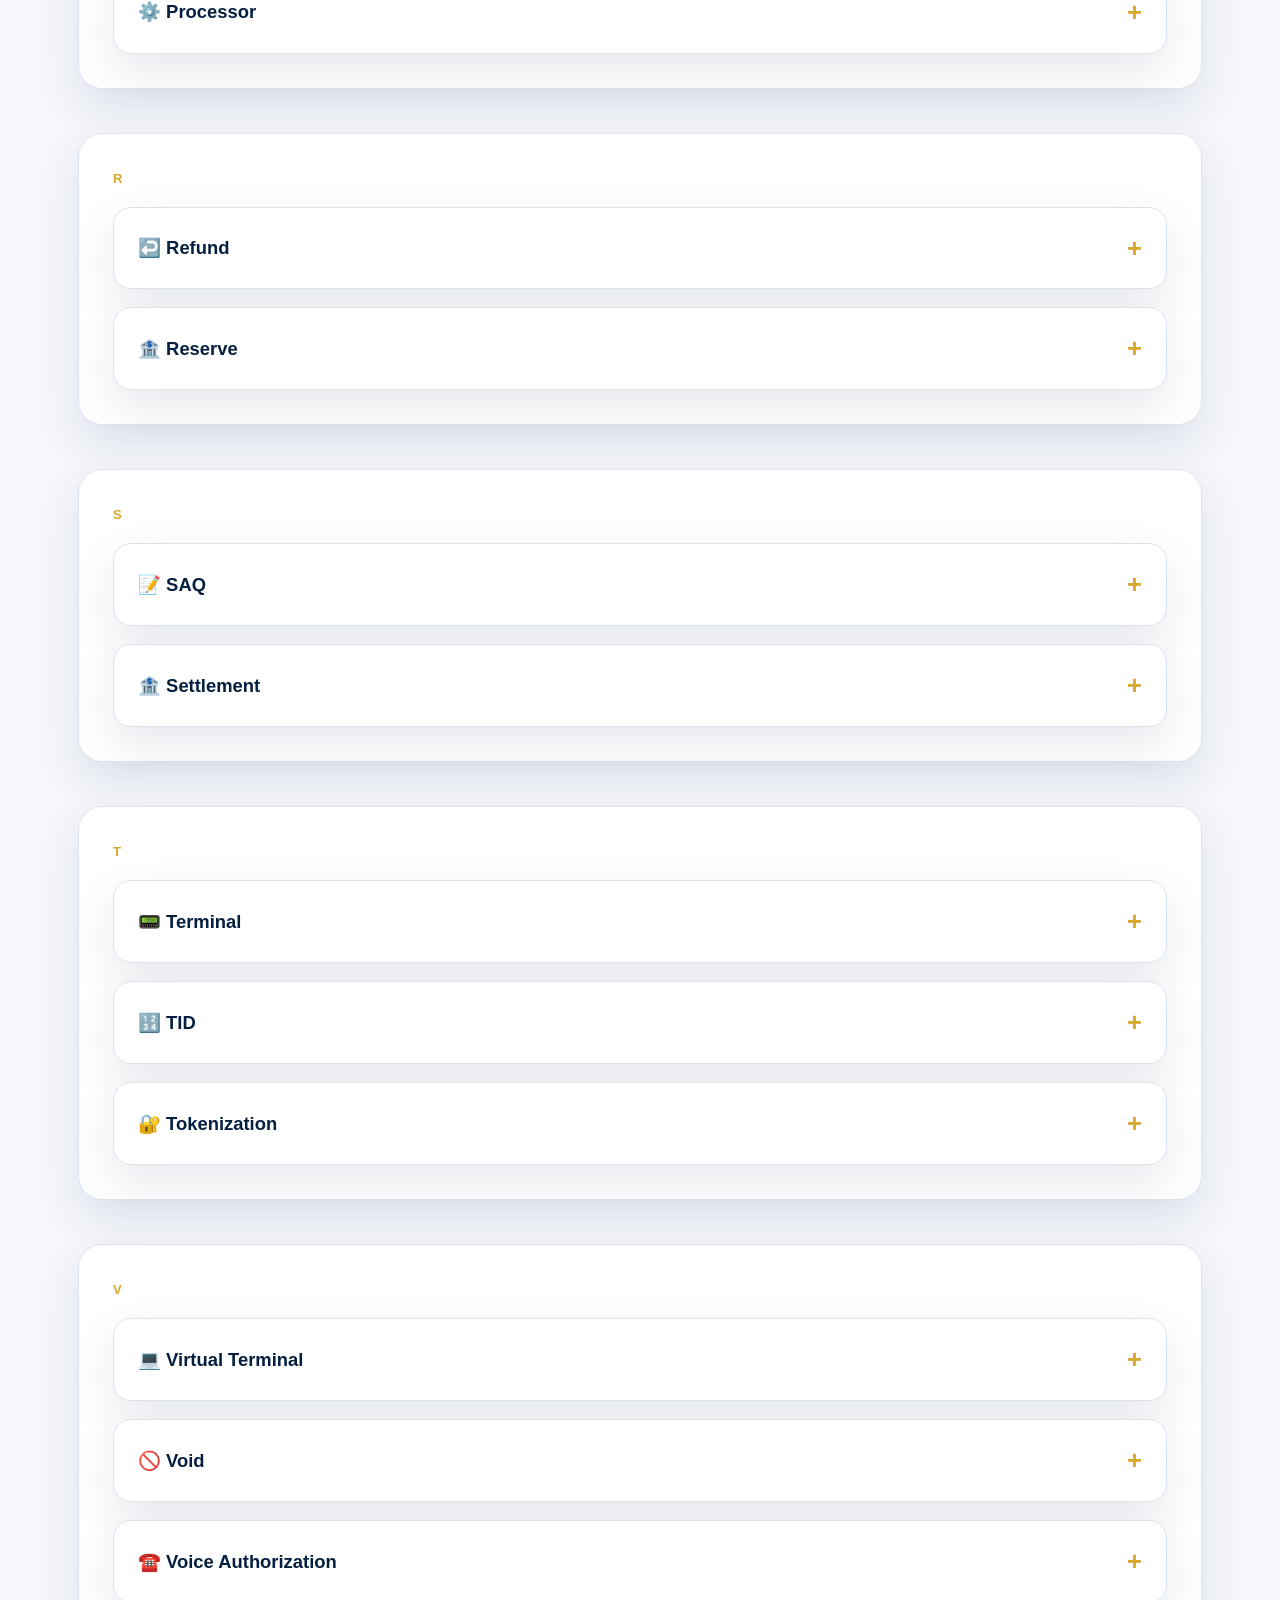
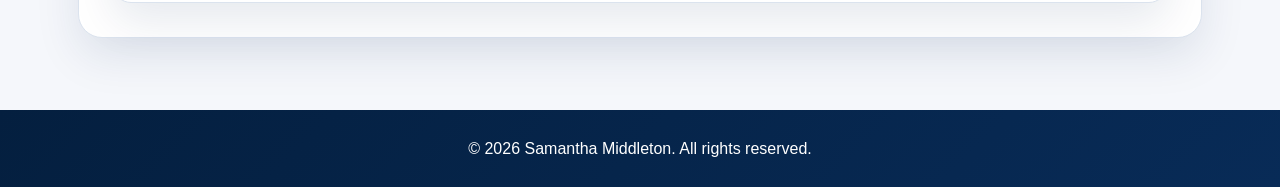
<file: glossary.html>
<!DOCTYPE html>
<html lang="en">
<head>
    <meta charset="UTF-8">
    <meta name="viewport" content="width=device-width, initial-scale=1.0">
    <title>Glossary</title>
    <link rel="stylesheet" href="style.css">
</head>

<body>

<nav class="navbar">
    <a href="index.html" class="logo">
        <span class="logo-icon">💳</span>
        Payments Learning Lab
    </a>

    <div class="nav-links">
        <a href="index.html#modules">Modules</a>
        <a href="glossary.html">Glossary</a>
        <a href="#">Diagnostics</a>
        <a href="#">About</a>
    </div>
</nav>

<header class="lesson-hero">
    <div>
        <a href="index.html" class="back-link">← Back to Dashboard</a>
        <p class="eyebrow">Reference Guide</p>
        <h1>Payments Glossary</h1>
        <p>
            Plain-English definitions, acronyms, and support-focused explanations
            for common payment processing terms.
        </p>
    </div>

    <div class="hero-visual small-visual">
        <div class="visual-card">📖</div>
        <span>→</span>
        <div class="visual-card">💳</div>
    </div>
</header>

<main>

<section class="content-panel">
    <h2>Search</h2>
    <input type="text" placeholder="Search for a payments term..." class="search-box">
</section>

<section class="content-panel">
    <p class="eyebrow">A</p>

    <details class="glossary-item">
        <summary>🏦 Acquiring Bank / Acquirer</summary>
        <p>
            The merchant-side financial institution, or processor acting on its behalf,
            that supports card acceptance and helps move funds to the merchant.
        </p>
        <div class="callout"><strong>Why It Matters:</strong> Acquirers are involved in merchant accounts, funding, disputes, and processing risk.</div>
        <p><strong>Related:</strong> Processor • Merchant Account • Settlement • Funding</p>
    </details>

    <details class="glossary-item">
        <summary>✅ Authorization</summary>
        <p>
            A real-time request asking the issuing bank whether a transaction should be approved or declined.
        </p>
        <div class="callout"><strong>Remember:</strong> Authorization does not mean the merchant has been paid.</div>
        <p><strong>Related:</strong> Capture • Decline Code • Issuer</p>
    </details>

    <details class="glossary-item">
        <summary>🏠 AVS</summary>
        <p>
            Address Verification Service checks the numeric parts of a billing address or ZIP code against the issuing bank’s records.
        </p>
        <div class="callout"><strong>You’ll See This When:</strong> A card-not-present transaction is declined or flagged because the billing information does not match.</div>
        <p><strong>Related:</strong> CVV • Card Not Present • Fraud Settings</p>
    </details>
</section>

<section class="content-panel">
    <p class="eyebrow">B</p>

    <details class="glossary-item">
        <summary>📦 Batch</summary>
        <p>
            A group of approved and captured transactions submitted together for clearing and settlement, usually at the end of the business day.
        </p>
        <div class="callout"><strong>You’ll Use This When:</strong> A merchant says they were not funded or their deposit is missing.</div>
        <p><strong>Related:</strong> Settlement • Funding • Capture</p>
    </details>
</section>

<section class="content-panel">
    <p class="eyebrow">C</p>

    <details class="glossary-item">
        <summary>🧾 Capture</summary>
        <p>
            The merchant’s official claim on an approved authorization. Without capture, the transaction does not move forward into the batch.
        </p>
        <div class="callout"><strong>Example:</strong> A restaurant may authorize the card first, then capture the final amount after the tip is added.</div>
        <p><strong>Related:</strong> Authorization • Batch • Settlement</p>
    </details>

    <details class="glossary-item">
        <summary>💳 Cardholder</summary>
        <p>
            The person or business authorized to use a credit or debit card.
        </p>
        <p><strong>Related:</strong> Issuer • Card Network • Authorization</p>
    </details>

    <details class="glossary-item">
        <summary>🌐 Card Network / Card Brand</summary>
        <p>
            The network that routes transaction data between acquirers and issuers and sets operating rules.
            Examples include Visa, Mastercard, American Express, and Discover.
        </p>
        <div class="callout"><strong>Why It Matters:</strong> Card networks set rules for interchange, disputes, authorization, and settlement.</div>
        <p><strong>Related:</strong> Issuer • Acquirer • Interchange</p>
    </details>

    <details class="glossary-item">
        <summary>🏪 Card Present</summary>
        <p>
            A transaction where the physical card or mobile wallet is presented in person.
            Examples include tap, dip, and swipe.
        </p>
        <p><strong>Related:</strong> EMV • NFC • Terminal</p>
    </details>

    <details class="glossary-item">
        <summary>💻 Card Not Present</summary>
        <p>
            A transaction where the card is not physically presented, such as online, invoice, phone, or subscription payments.
        </p>
        <div class="callout"><strong>Why It Matters:</strong> Card-not-present transactions usually carry higher fraud risk and rely more heavily on AVS, CVV, and gateway rules.</div>
        <p><strong>Related:</strong> AVS • CVV • Gateway • Virtual Terminal</p>
    </details>

    <details class="glossary-item">
        <summary>⚠️ Chargeback</summary>
        <p>
            A formal reversal of a transaction initiated by the cardholder through their issuing bank.
        </p>
        <div class="callout"><strong>You’ll See This When:</strong> A customer claims fraud, duplicate billing, missing goods, or dissatisfaction with a purchase.</div>
        <p><strong>Related:</strong> Dispute • Issuer • Reserve</p>
    </details>

    <details class="glossary-item">
        <summary>🧹 Clearing</summary>
        <p>
            The exchange of finalized transaction data between the processor, card network, acquirer, and issuer so everyone can reconcile what is owed.
        </p>
        <p><strong>Related:</strong> Settlement • Batch • Interchange</p>
    </details>

    <details class="glossary-item">
        <summary>🔐 CVV / CVC / CID</summary>
        <p>
            The 3- or 4-digit security code printed on the card, used to help verify that the customer has the card during card-not-present transactions.
        </p>
        <div class="callout"><strong>Critical Rule:</strong> Merchants should never store CVV after authorization.</div>
        <p><strong>Related:</strong> AVS • PCI DSS • Card Not Present</p>
    </details>
</section>

<section class="content-panel">
    <p class="eyebrow">D</p>

    <details class="glossary-item">
        <summary>🏷️ Descriptor</summary>
        <p>
            The business name or billing label that appears on a customer’s card statement.
        </p>
        <div class="callout"><strong>Why It Matters:</strong> Confusing descriptors can lead to chargebacks because customers do not recognize the charge.</div>
        <p><strong>Related:</strong> Chargeback • Merchant Account</p>
    </details>

    <details class="glossary-item">
        <summary>📉 Downgrade</summary>
        <p>
            A transaction that does not qualify for the best interchange rate because it missed required data, timing, or security criteria.
        </p>
        <div class="callout"><strong>You’ll See This When:</strong> A merchant asks why processing costs are higher than expected.</div>
        <p><strong>Related:</strong> Interchange • Batch • Level 2/3 Data</p>
    </details>
</section>

<section class="content-panel">
    <p class="eyebrow">E</p>

    <details class="glossary-item">
        <summary>💳 EMV</summary>
        <p>
            Chip-card technology that improves security for in-person card transactions and helps reduce counterfeit fraud.
        </p>
        <p><strong>Related:</strong> Terminal • Card Present • NFC</p>
    </details>
</section>

<section class="content-panel">
    <p class="eyebrow">F</p>

    <details class="glossary-item">
        <summary>💰 Funding</summary>
        <p>
            The final deposit of settled card payment funds into the merchant’s business bank account.
        </p>
        <div class="callout"><strong>Merchant Translation:</strong> This is when the money actually lands.</div>
        <p><strong>Related:</strong> Batch • Settlement • Reserve</p>
    </details>

    <details class="glossary-item">
        <summary>⏳ Funding Delay</summary>
        <p>
            A delay between processing transactions and the merchant receiving funds.
            Common causes include weekends, holidays, unclosed batches, risk holds, or processor schedules.
        </p>
        <p><strong>Related:</strong> Batch • Funding • Reserve</p>
    </details>
</section>

<section class="content-panel">
    <p class="eyebrow">G</p>

    <details class="glossary-item">
        <summary>🌉 Gateway</summary>
        <p>
            The digital equivalent of a payment terminal for e-commerce, virtual terminal, mobile app, or card-not-present payments.
            It securely captures and transmits transaction data to the processor.
        </p>
        <p><strong>Related:</strong> Virtual Terminal • Card Not Present • Processor</p>
    </details>
</section>

<section class="content-panel">
    <p class="eyebrow">I</p>

    <details class="glossary-item">
        <summary>🏛️ Interchange</summary>
        <p>
            The wholesale fee paid to the issuing bank for accepting a card transaction. It is usually the largest part of a merchant’s processing cost.
        </p>
        <div class="callout"><strong>Why It Matters:</strong> Interchange varies based on card type, industry, transaction method, and data quality.</div>
        <p><strong>Related:</strong> Downgrade • Card Network • Settlement</p>
    </details>

    <details class="glossary-item">
        <summary>🏦 Issuing Bank / Issuer</summary>
        <p>
            The cardholder’s bank. It issues the card and decides whether to approve or decline authorization requests.
        </p>
        <div class="callout"><strong>Support Tip:</strong> If the issuer declines a transaction, the processor usually cannot override it.</div>
        <p><strong>Related:</strong> Authorization • Decline Code • Cardholder</p>
    </details>
</section>

<section class="content-panel">
    <p class="eyebrow">M</p>

    <details class="glossary-item">
        <summary>🏪 Merchant Account</summary>
        <p>
            A specialized account used to accept and settle card payment funds before they are deposited into the merchant’s bank account.
        </p>
        <p><strong>Related:</strong> Acquirer • MID • Funding</p>
    </details>

    <details class="glossary-item">
        <summary>🆔 MID</summary>
        <p>
            Merchant Identification Number. A unique identifier assigned to a merchant account by the acquirer or processor.
        </p>
        <div class="callout"><strong>You’ll Use This For:</strong> Merchant lookup, equipment programming, funding research, and chargeback investigation.</div>
        <p><strong>Related:</strong> TID • Merchant Account • Processor</p>
    </details>
</section>

<section class="content-panel">
    <p class="eyebrow">N</p>

    <details class="glossary-item">
        <summary>📲 NFC</summary>
        <p>
            Near Field Communication, the wireless technology used for tap-to-pay cards and mobile wallets.
        </p>
        <p><strong>Related:</strong> EMV • Card Present • Terminal</p>
    </details>
</section>

<section class="content-panel">
    <p class="eyebrow">P</p>

    <details class="glossary-item">
        <summary>🔒 P2PE</summary>
        <p>
            Point-to-Point Encryption encrypts card data inside the payment terminal immediately when the card is read.
        </p>
        <div class="callout"><strong>Why It Matters:</strong> P2PE helps reduce PCI scope because the merchant’s local network does not handle readable card data.</div>
        <p><strong>Related:</strong> PCI DSS • Terminal • Tokenization</p>
    </details>

    <details class="glossary-item">
        <summary>🛡️ PCI DSS</summary>
        <p>
            Payment Card Industry Data Security Standard. A set of security requirements for protecting cardholder data.
        </p>
        <p><strong>Related:</strong> SAQ • P2PE • Tokenization</p>
    </details>

    <details class="glossary-item">
        <summary>🖥️ POS</summary>
        <p>
            Point of Sale. The hardware and software used to ring up items, calculate totals, and pass payment amounts to a terminal.
        </p>
        <p><strong>Related:</strong> Terminal • TID • Card Present</p>
    </details>

    <details class="glossary-item">
        <summary>⚙️ Processor</summary>
        <p>
            The backend system or company that routes transaction data, supports authorization, manages batching, and helps with clearing and settlement.
        </p>
        <div class="callout"><strong>Why It Matters:</strong> Merchants often contact the processor or ISO for funding, terminal, batch, and account support.</div>
        <p><strong>Related:</strong> Acquirer • Gateway • Settlement</p>
    </details>
</section>

<section class="content-panel">
    <p class="eyebrow">R</p>

    <details class="glossary-item">
        <summary>↩️ Refund</summary>
        <p>
            A merchant-initiated return of funds to the customer after a transaction has settled.
        </p>
        <p><strong>Related:</strong> Void • Settlement • Chargeback</p>
    </details>

    <details class="glossary-item">
        <summary>🏦 Reserve</summary>
        <p>
            Funds held back by a processor as protection against future chargebacks, fraud, or unpaid fees.
            A reserve may be rolling, capped, or fixed.
        </p>
        <p><strong>Related:</strong> Chargeback • Risk Hold • Funding</p>
    </details>
</section>

<section class="content-panel">
    <p class="eyebrow">S</p>

    <details class="glossary-item">
        <summary>📝 SAQ</summary>
        <p>
            Self-Assessment Questionnaire. A PCI compliance form many merchants complete annually based on how they accept card payments.
        </p>
        <p><strong>Related:</strong> PCI DSS • P2PE • Tokenization</p>
    </details>

    <details class="glossary-item">
        <summary>🏦 Settlement</summary>
        <p>
            The movement of funds between financial institutions after transactions are cleared.
        </p>
        <div class="callout"><strong>Remember:</strong> Settlement is not the same as merchant funding.</div>
        <p><strong>Related:</strong> Clearing • Funding • Batch</p>
    </details>
</section>

<section class="content-panel">
    <p class="eyebrow">T</p>

    <details class="glossary-item">
        <summary>📟 Terminal</summary>
        <p>
            A physical payment device used to accept card-present payments by tap, dip, or swipe.
        </p>
        <p><strong>Related:</strong> POS • TID • EMV</p>
    </details>

    <details class="glossary-item">
        <summary>🔢 TID</summary>
        <p>
            Terminal Identification Number. A unique ID assigned to a specific terminal or gateway lane.
        </p>
        <div class="callout"><strong>Example:</strong> One merchant can have one MID and many TIDs, such as a grocery store with many checkout lanes.</div>
        <p><strong>Related:</strong> MID • Terminal • POS</p>
    </details>

    <details class="glossary-item">
        <summary>🔐 Tokenization</summary>
        <p>
            The process of replacing sensitive card numbers with a secure placeholder called a token.
        </p>
        <div class="callout"><strong>Why Merchants Use It:</strong> Tokenization supports recurring billing and reduces the need to store card data.</div>
        <p><strong>Related:</strong> PCI DSS • P2PE • Recurring Billing</p>
    </details>
</section>

<section class="content-panel">
    <p class="eyebrow">V</p>

    <details class="glossary-item">
        <summary>💻 Virtual Terminal</summary>
        <p>
            A secure web-based portal where merchants can manually enter card information for phone, mail, invoice, or card-not-present payments.
        </p>
        <p><strong>Related:</strong> Gateway • Card Not Present • AVS</p>
    </details>

    <details class="glossary-item">
        <summary>🚫 Void</summary>
        <p>
            A cancellation of a transaction before it settles. Unlike a refund, a void stops the transaction before money officially moves.
        </p>
        <p><strong>Related:</strong> Refund • Settlement • Batch</p>
    </details>

    <details class="glossary-item">
        <summary>☎️ Voice Authorization</summary>
        <p>
            A manual authorization obtained by calling an authorization center when electronic approval is unavailable or additional verification is required.
        </p>
        <p><strong>Related:</strong> Authorization • Decline Code • Issuer</p>
    </details>
</section>

</main>

<footer>
    <p>© 2026 Samantha Middleton. All rights reserved.</p>
</footer>

<script src="script.js"></script>
    
</body>
</html>
</file>
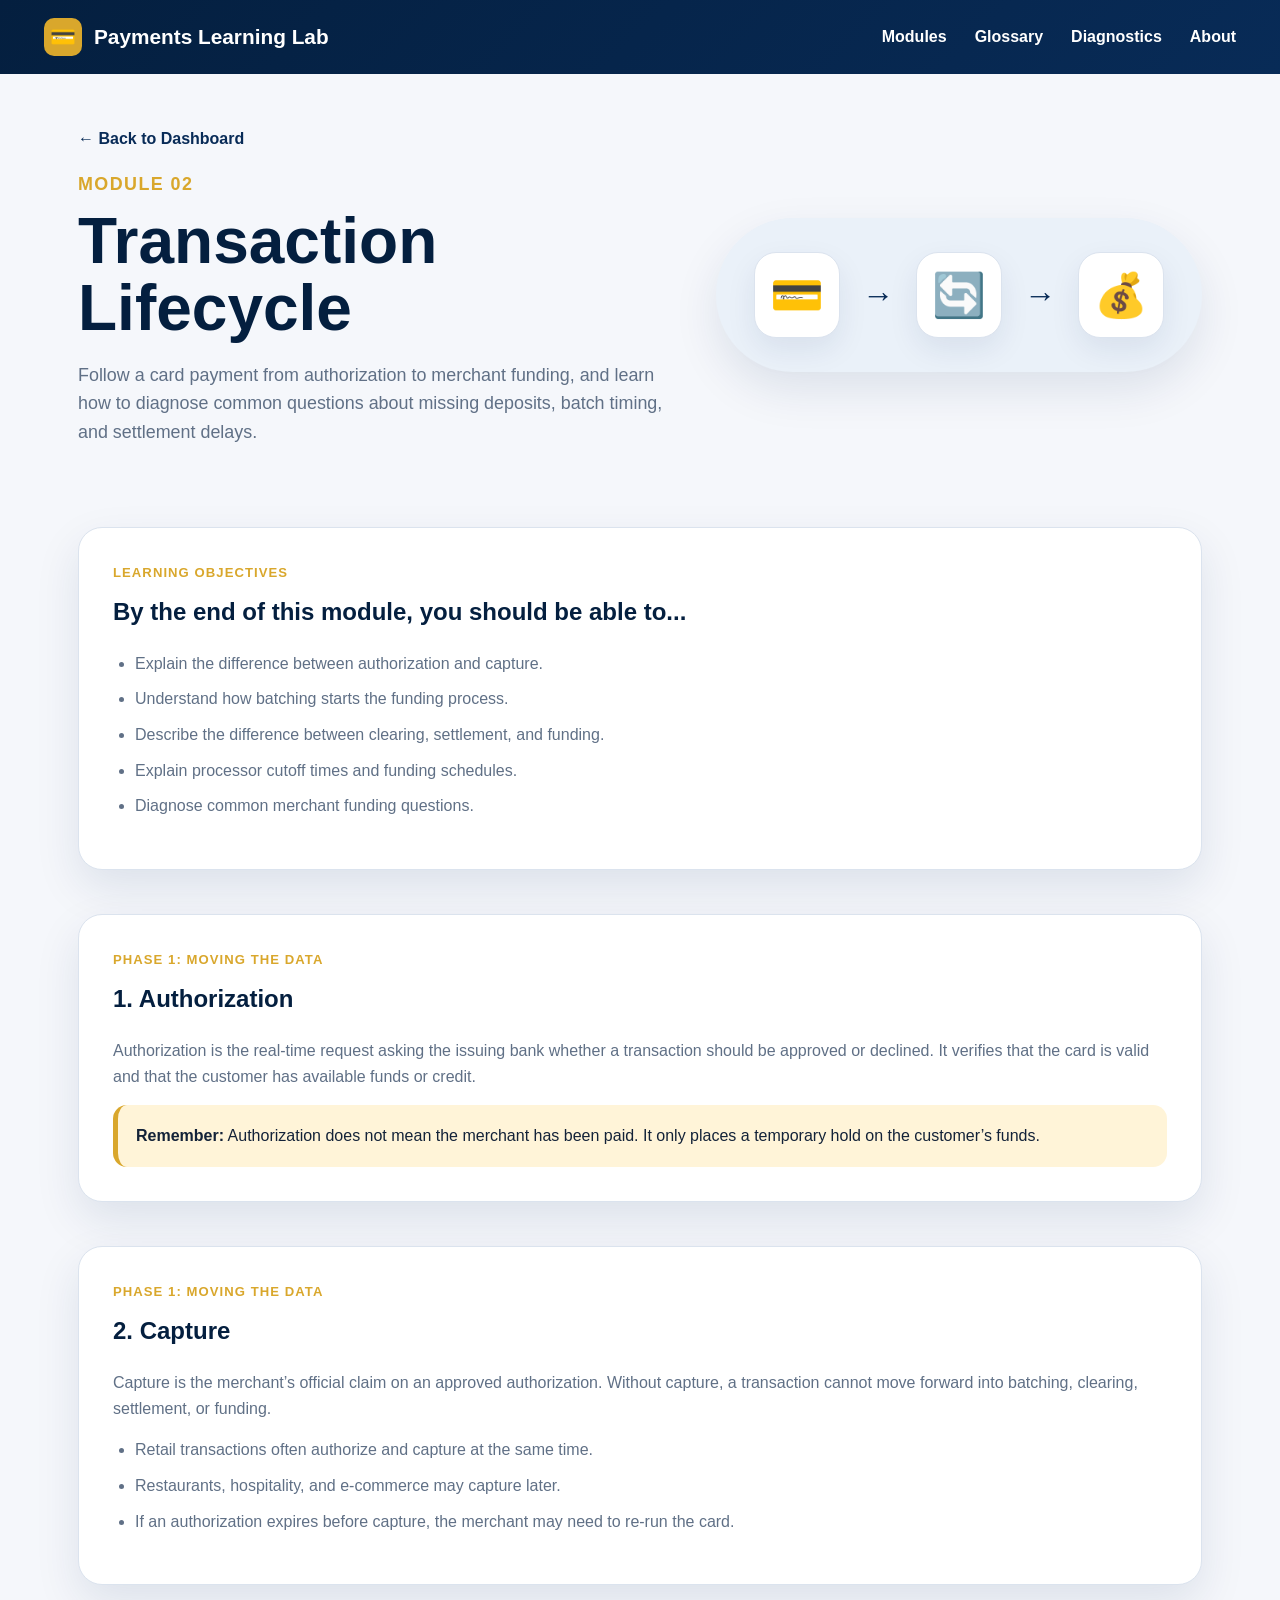
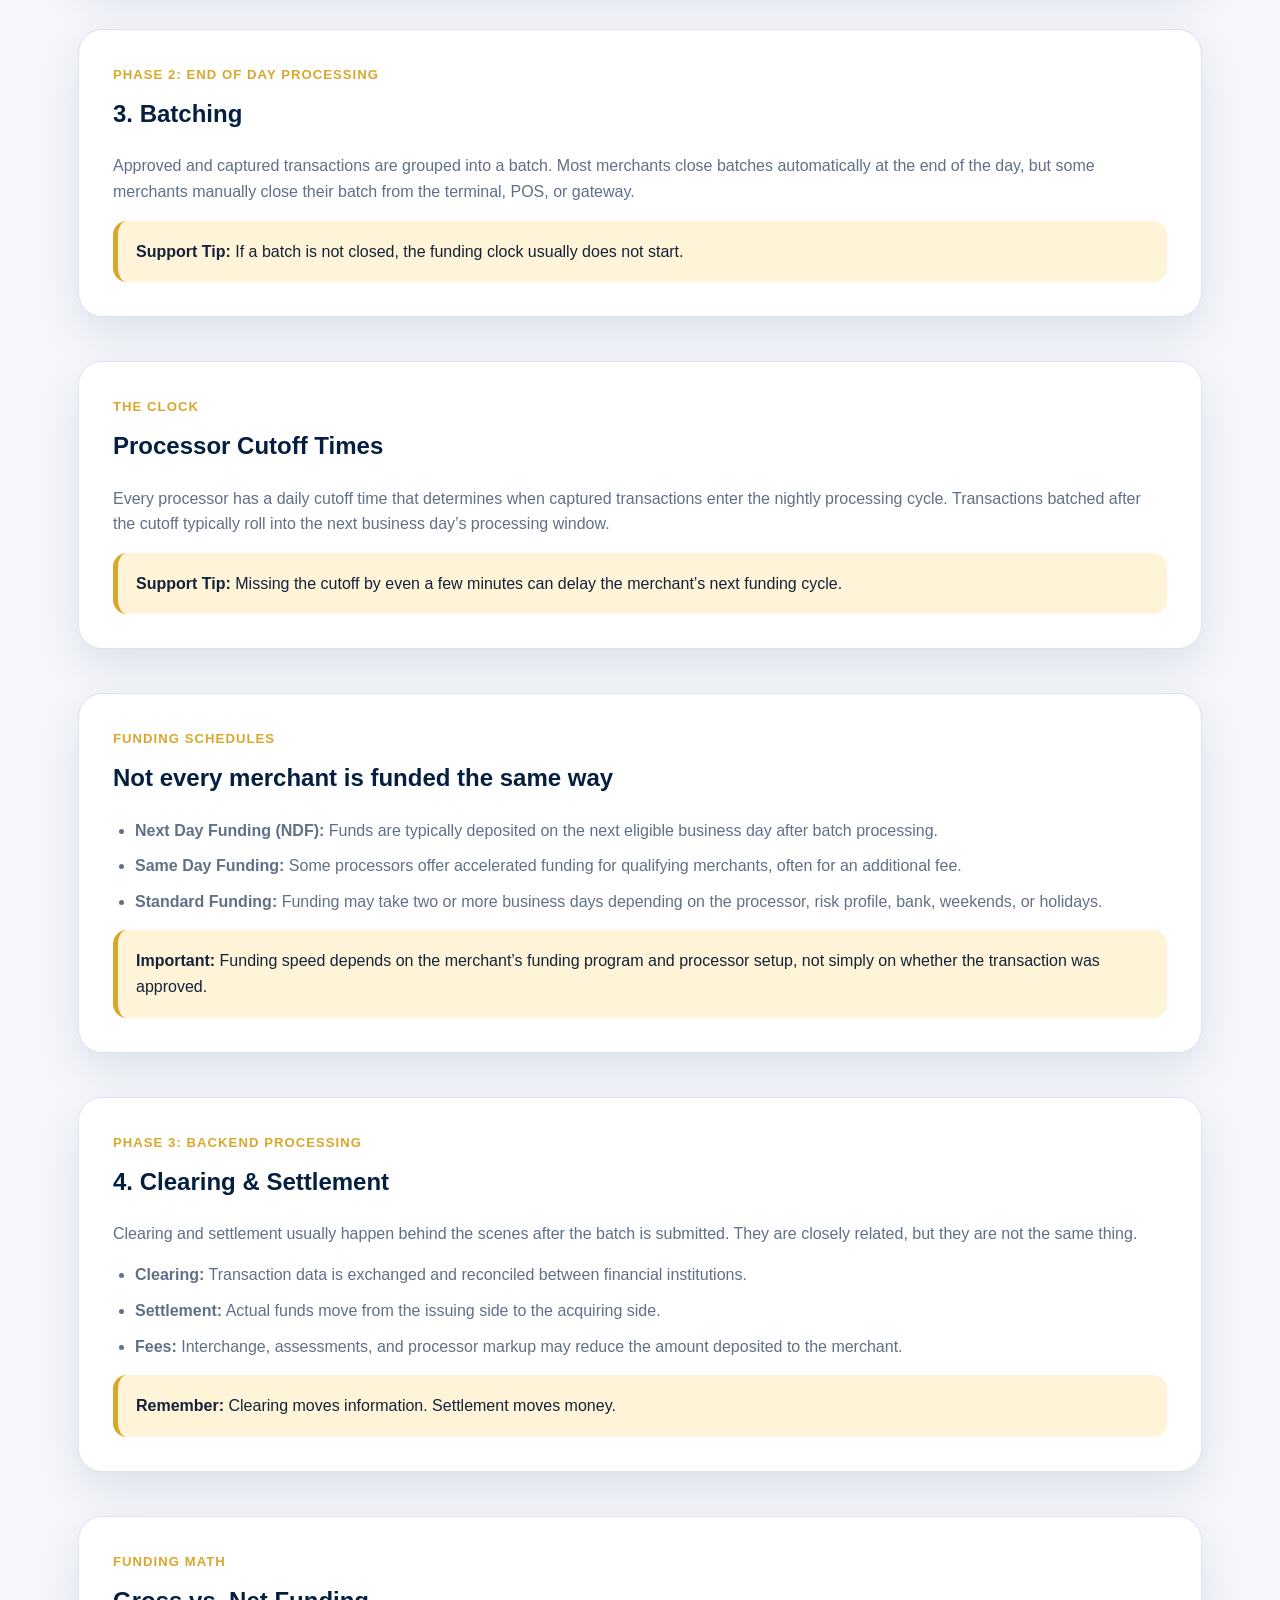
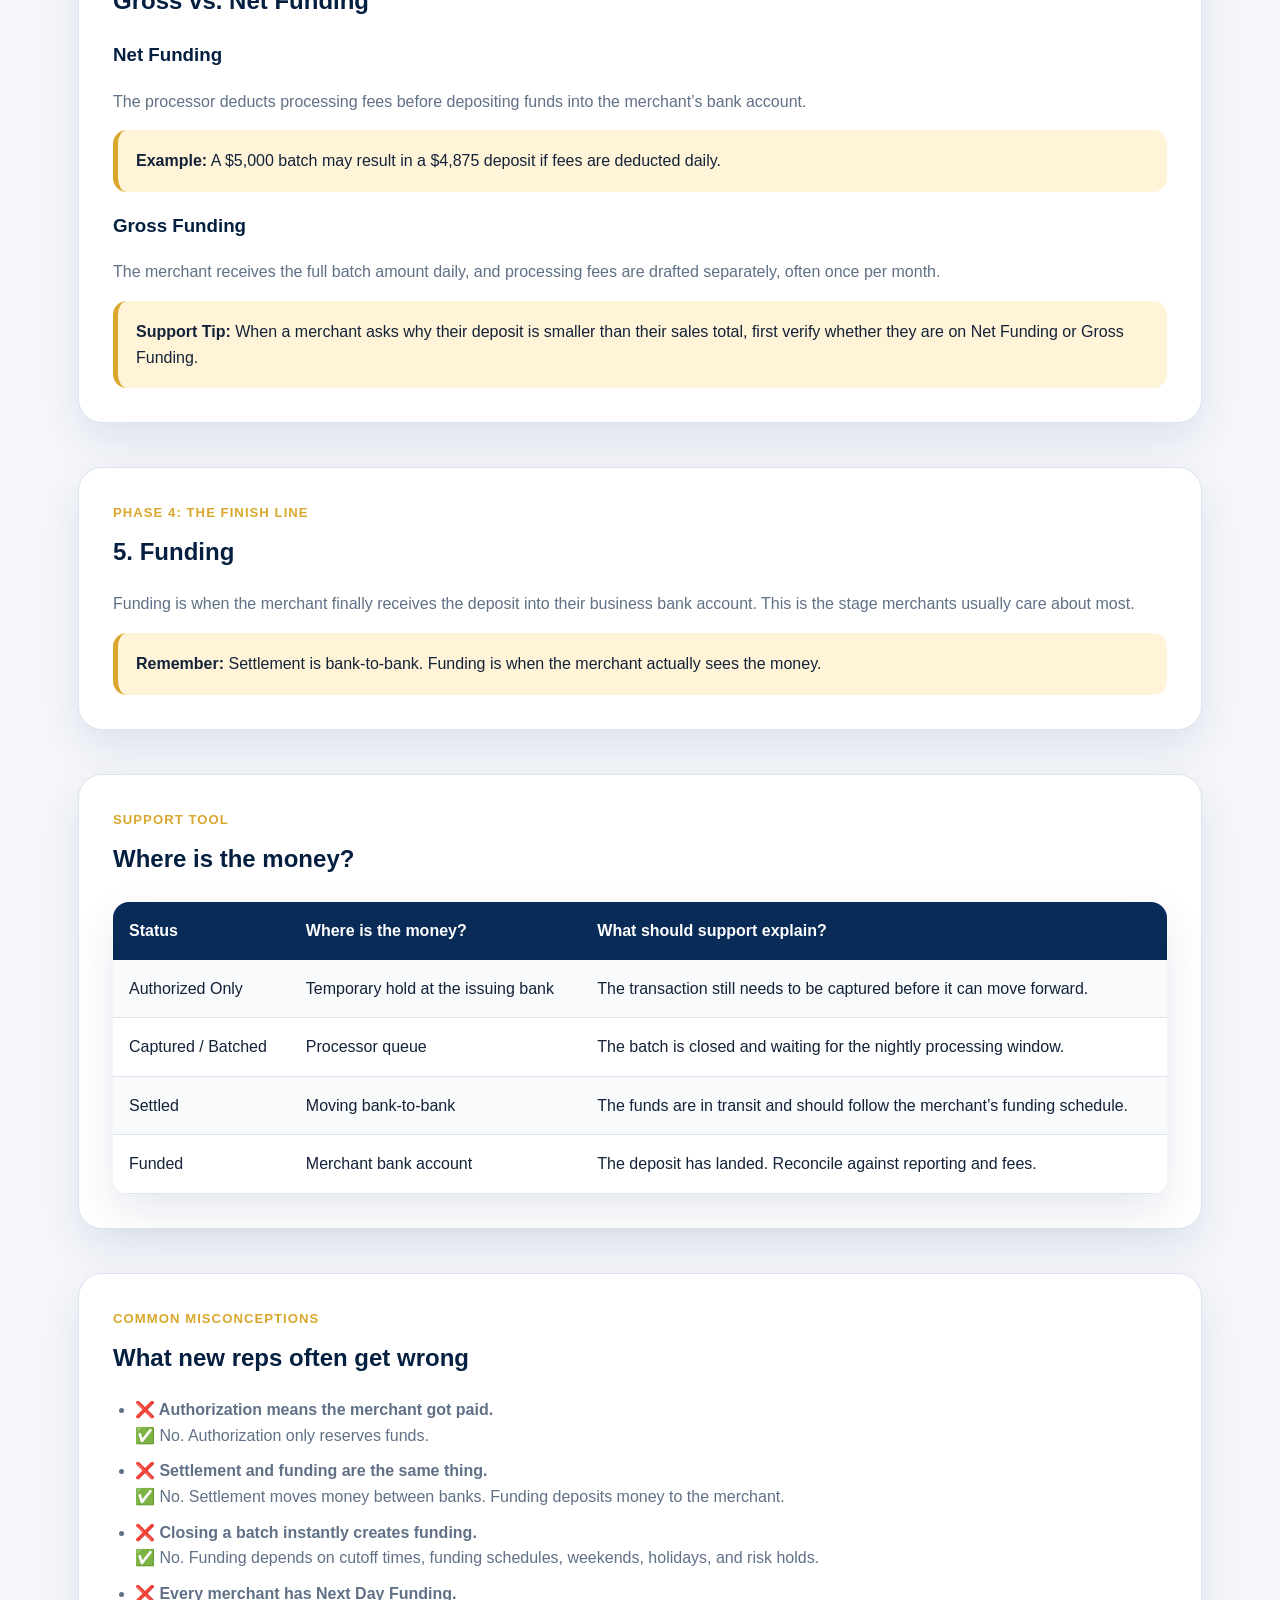
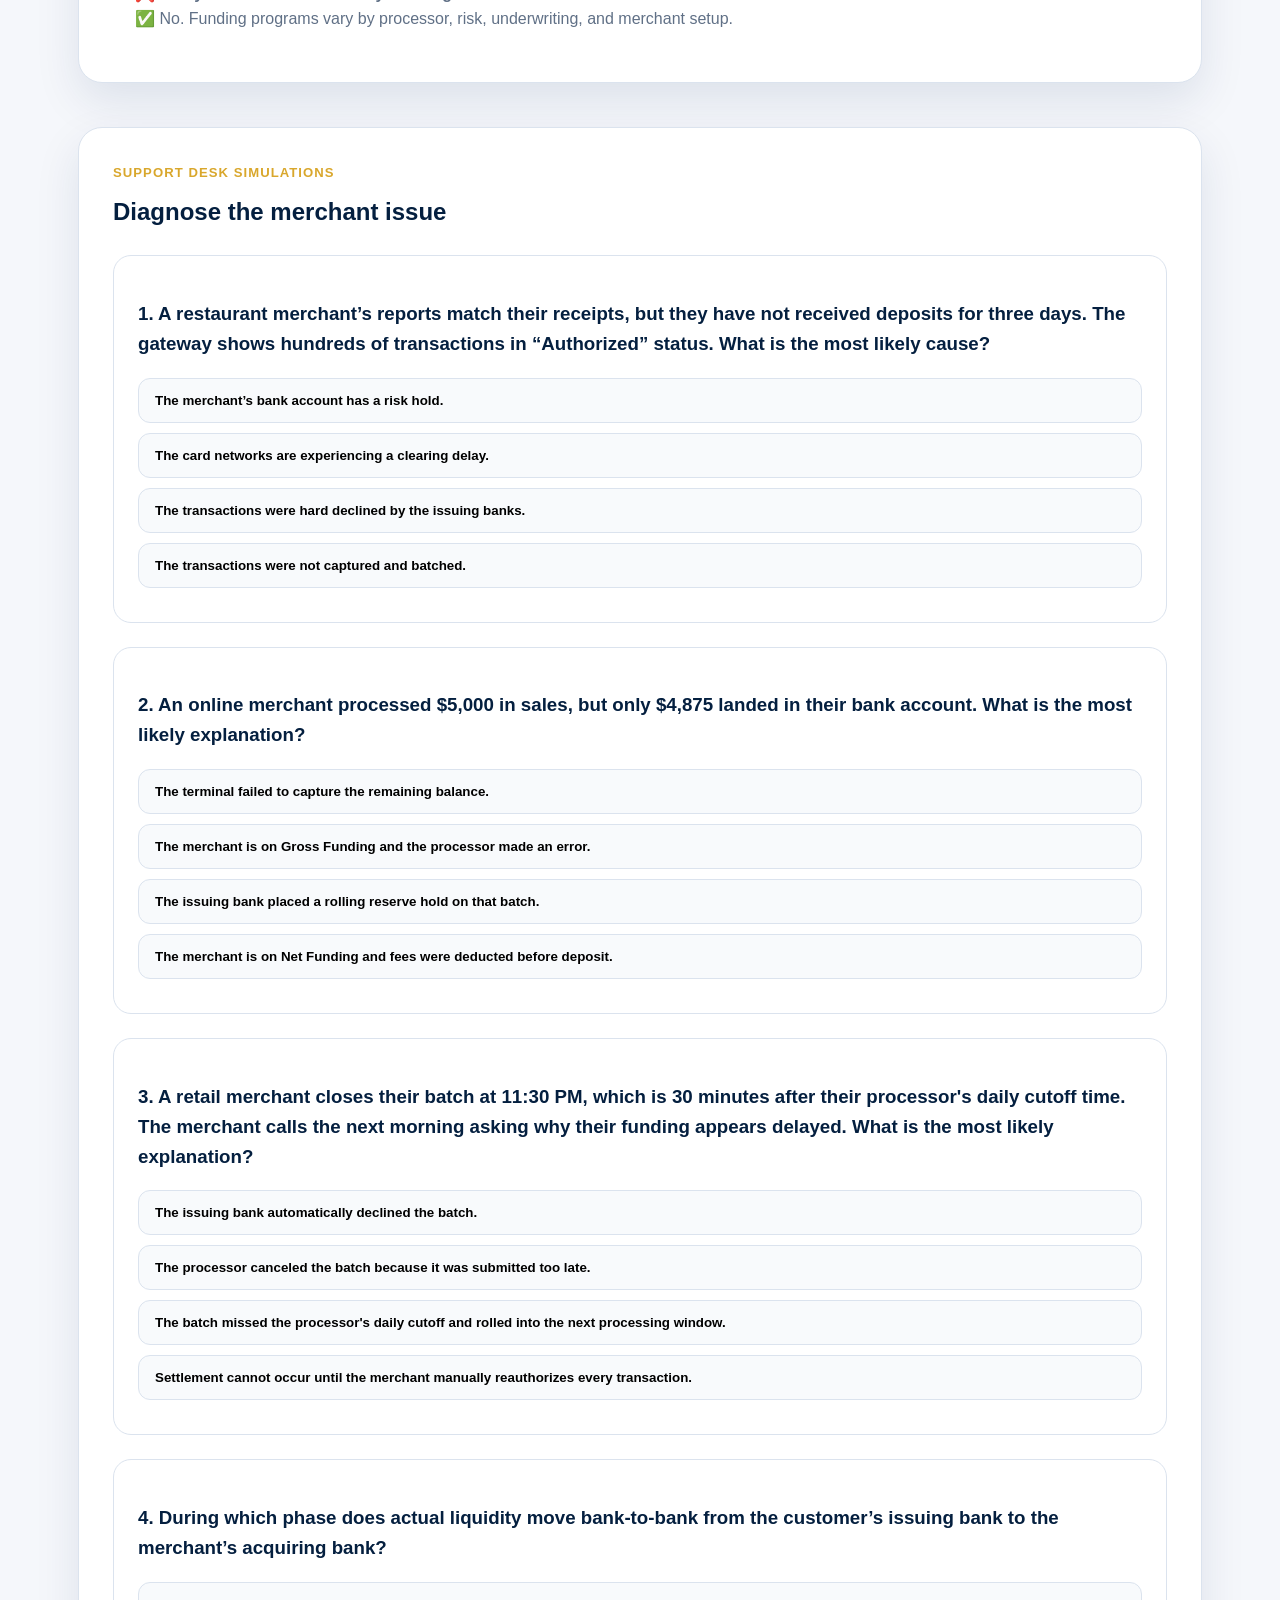
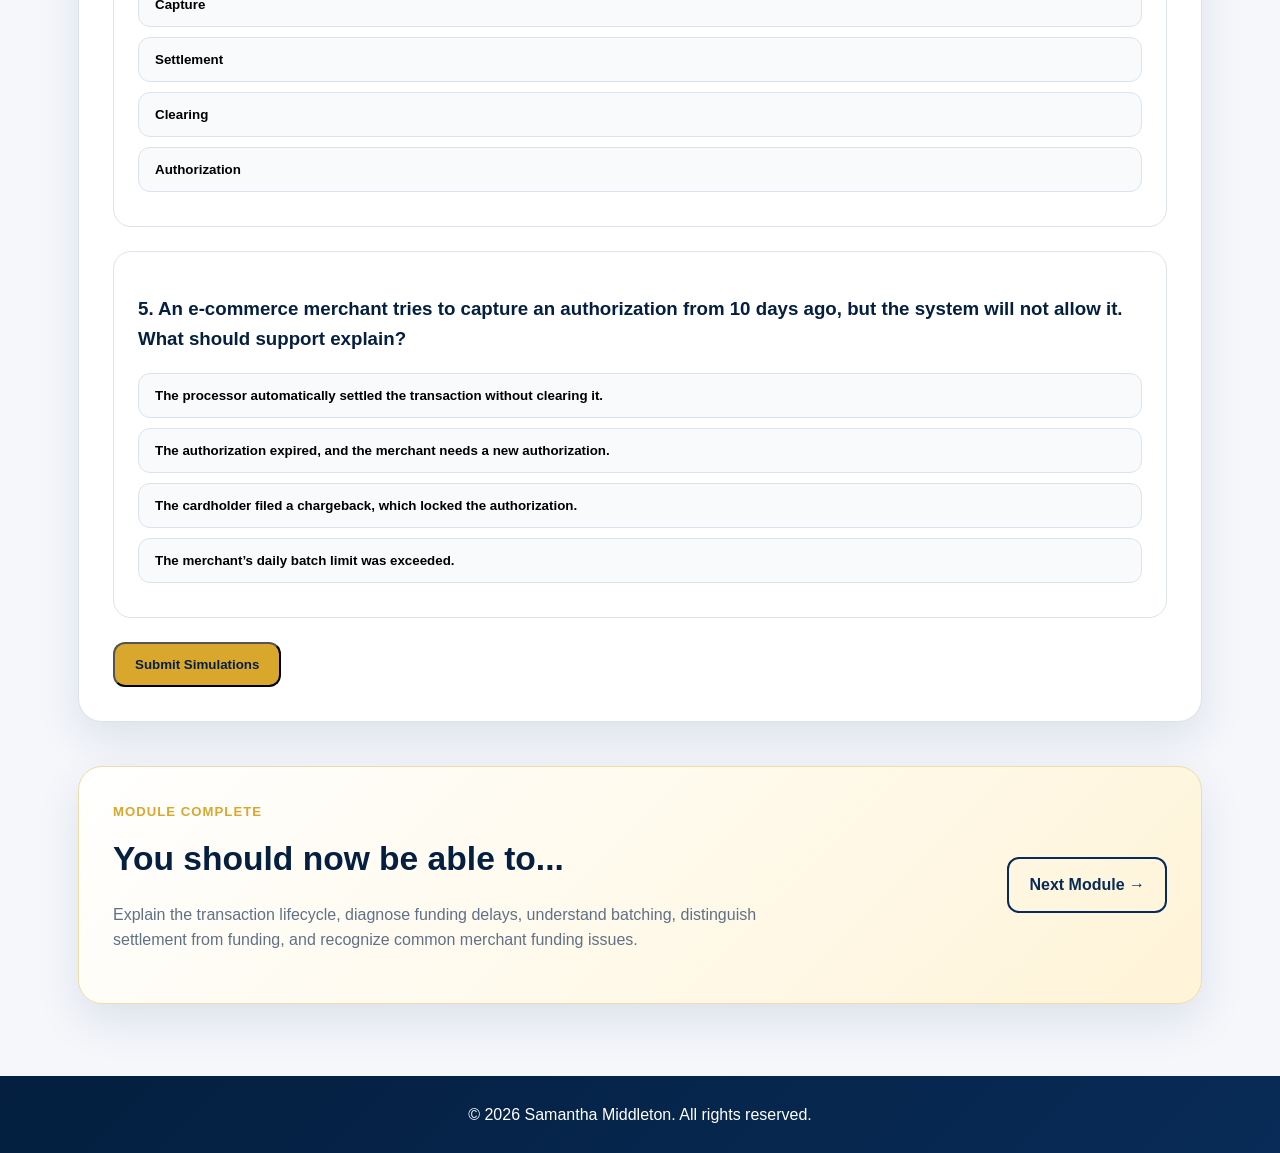
<file: lifecycle.html>
<!DOCTYPE html>
<html lang="en">
<head>
    <meta charset="UTF-8">
    <meta name="viewport" content="width=device-width, initial-scale=1.0">
    <title>Transaction Lifecycle</title>
    <link rel="stylesheet" href="style.css">
</head>

<body>

<nav class="navbar">
    <a href="index.html" class="logo">
        <span class="logo-icon">💳</span>
        Payments Learning Lab
    </a>

    <div class="nav-links">
        <a href="index.html#modules">Modules</a>
        <a href="glossary.html">Glossary</a>
        <a href="#">Diagnostics</a>
        <a href="#">About</a>
    </div>
</nav>

<header class="lesson-hero">
    <div>
        <a href="index.html" class="back-link">← Back to Dashboard</a>
        <p class="eyebrow">Module 02</p>
        <h1>Transaction Lifecycle</h1>
        <p>
            Follow a card payment from authorization to merchant funding, and learn how to diagnose
            common questions about missing deposits, batch timing, and settlement delays.
        </p>
    </div>

    <div class="hero-visual small-visual">
        <div class="visual-card">💳</div>
        <span>→</span>
        <div class="visual-card">🔄</div>
        <span>→</span>
        <div class="visual-card">💰</div>
    </div>
</header>

<main>

<section class="content-panel">
    <p class="eyebrow">Learning Objectives</p>
    <h2>By the end of this module, you should be able to...</h2>
    <ul class="lesson-list">
        <li>Explain the difference between authorization and capture.</li>
        <li>Understand how batching starts the funding process.</li>
        <li>Describe the difference between clearing, settlement, and funding.</li>
        <li>Explain processor cutoff times and funding schedules.</li>
        <li>Diagnose common merchant funding questions.</li>
    </ul>
</section>

<section class="content-panel">
    <p class="eyebrow">Phase 1: Moving the Data</p>
    <h2>1. Authorization</h2>
    <p>
        Authorization is the real-time request asking the issuing bank whether a transaction
        should be approved or declined. It verifies that the card is valid and that the customer
        has available funds or credit.
    </p>

    <div class="callout">
        <strong>Remember:</strong> Authorization does not mean the merchant has been paid.
        It only places a temporary hold on the customer’s funds.
    </div>
</section>

<section class="content-panel">
    <p class="eyebrow">Phase 1: Moving the Data</p>
    <h2>2. Capture</h2>
    <p>
        Capture is the merchant’s official claim on an approved authorization. Without capture,
        a transaction cannot move forward into batching, clearing, settlement, or funding.
    </p>

    <ul class="lesson-list">
        <li>Retail transactions often authorize and capture at the same time.</li>
        <li>Restaurants, hospitality, and e-commerce may capture later.</li>
        <li>If an authorization expires before capture, the merchant may need to re-run the card.</li>
    </ul>
</section>

<section class="content-panel">
    <p class="eyebrow">Phase 2: End of Day Processing</p>
    <h2>3. Batching</h2>
    <p>
        Approved and captured transactions are grouped into a batch. Most merchants close batches
        automatically at the end of the day, but some merchants manually close their batch from the
        terminal, POS, or gateway.
    </p>

    <div class="callout">
        <strong>Support Tip:</strong> If a batch is not closed, the funding clock usually does not start.
    </div>
</section>

<section class="content-panel">
    <p class="eyebrow">The Clock</p>
    <h2>Processor Cutoff Times</h2>
    <p>
        Every processor has a daily cutoff time that determines when captured transactions enter
        the nightly processing cycle. Transactions batched after the cutoff typically roll into the
        next business day’s processing window.
    </p>

    <div class="callout">
        <strong>Support Tip:</strong> Missing the cutoff by even a few minutes can delay the merchant’s
        next funding cycle.
    </div>
</section>

<section class="content-panel">
    <p class="eyebrow">Funding Schedules</p>
    <h2>Not every merchant is funded the same way</h2>
    <ul class="lesson-list">
        <li><strong>Next Day Funding (NDF):</strong> Funds are typically deposited on the next eligible business day after batch processing.</li>
        <li><strong>Same Day Funding:</strong> Some processors offer accelerated funding for qualifying merchants, often for an additional fee.</li>
        <li><strong>Standard Funding:</strong> Funding may take two or more business days depending on the processor, risk profile, bank, weekends, or holidays.</li>
    </ul>

    <div class="callout">
        <strong>Important:</strong> Funding speed depends on the merchant’s funding program and processor setup,
        not simply on whether the transaction was approved.
    </div>
</section>

<section class="content-panel">
    <p class="eyebrow">Phase 3: Backend Processing</p>
    <h2>4. Clearing & Settlement</h2>
    <p>
        Clearing and settlement usually happen behind the scenes after the batch is submitted.
        They are closely related, but they are not the same thing.
    </p>

    <ul class="lesson-list">
        <li><strong>Clearing:</strong> Transaction data is exchanged and reconciled between financial institutions.</li>
        <li><strong>Settlement:</strong> Actual funds move from the issuing side to the acquiring side.</li>
        <li><strong>Fees:</strong> Interchange, assessments, and processor markup may reduce the amount deposited to the merchant.</li>
    </ul>

    <div class="callout">
        <strong>Remember:</strong> Clearing moves information. Settlement moves money.
    </div>
</section>

<section class="content-panel">
    <p class="eyebrow">Funding Math</p>
    <h2>Gross vs. Net Funding</h2>

    <h3>Net Funding</h3>
    <p>
        The processor deducts processing fees before depositing funds into the merchant’s bank account.
    </p>

    <div class="callout">
        <strong>Example:</strong> A $5,000 batch may result in a $4,875 deposit if fees are deducted daily.
    </div>

    <h3>Gross Funding</h3>
    <p>
        The merchant receives the full batch amount daily, and processing fees are drafted separately,
        often once per month.
    </p>

    <div class="callout">
        <strong>Support Tip:</strong> When a merchant asks why their deposit is smaller than their sales total,
        first verify whether they are on Net Funding or Gross Funding.
    </div>
</section>

<section class="content-panel">
    <p class="eyebrow">Phase 4: The Finish Line</p>
    <h2>5. Funding</h2>
    <p>
        Funding is when the merchant finally receives the deposit into their business bank account.
        This is the stage merchants usually care about most.
    </p>

    <div class="callout">
        <strong>Remember:</strong> Settlement is bank-to-bank. Funding is when the merchant actually sees the money.
    </div>
</section>

<section class="content-panel">
    <p class="eyebrow">Support Tool</p>
    <h2>Where is the money?</h2>

    <table class="payments-table">
        <tr>
            <th>Status</th>
            <th>Where is the money?</th>
            <th>What should support explain?</th>
        </tr>
        <tr>
            <td>Authorized Only</td>
            <td>Temporary hold at the issuing bank</td>
            <td>The transaction still needs to be captured before it can move forward.</td>
        </tr>
        <tr>
            <td>Captured / Batched</td>
            <td>Processor queue</td>
            <td>The batch is closed and waiting for the nightly processing window.</td>
        </tr>
        <tr>
            <td>Settled</td>
            <td>Moving bank-to-bank</td>
            <td>The funds are in transit and should follow the merchant’s funding schedule.</td>
        </tr>
        <tr>
            <td>Funded</td>
            <td>Merchant bank account</td>
            <td>The deposit has landed. Reconcile against reporting and fees.</td>
        </tr>
    </table>
</section>

<section class="content-panel">
    <p class="eyebrow">Common Misconceptions</p>
    <h2>What new reps often get wrong</h2>

    <ul class="lesson-list">
        <li><strong>❌ Authorization means the merchant got paid.</strong><br>✅ No. Authorization only reserves funds.</li>
        <li><strong>❌ Settlement and funding are the same thing.</strong><br>✅ No. Settlement moves money between banks. Funding deposits money to the merchant.</li>
        <li><strong>❌ Closing a batch instantly creates funding.</strong><br>✅ No. Funding depends on cutoff times, funding schedules, weekends, holidays, and risk holds.</li>
        <li><strong>❌ Every merchant has Next Day Funding.</strong><br>✅ No. Funding programs vary by processor, risk, underwriting, and merchant setup.</li>
    </ul>
</section>

<section class="content-panel quiz-section">
    <p class="eyebrow">Support Desk Simulations</p>
    <h2>Diagnose the merchant issue</h2>

    <div class="quiz-question" data-answer="d">
        <h3>1. A restaurant merchant’s reports match their receipts, but they have not received deposits for three days. The gateway shows hundreds of transactions in “Authorized” status. What is the most likely cause?</h3>
        <button data-choice="a">The merchant’s bank account has a risk hold.</button>
        <button data-choice="b">The card networks are experiencing a clearing delay.</button>
        <button data-choice="c">The transactions were hard declined by the issuing banks.</button>
        <button data-choice="d">The transactions were not captured and batched.</button>

        <p class="quiz-feedback correct-feedback">✅ Correct! Authorized transactions must be captured and batched before they can move to clearing, settlement, and funding.</p>
        <p class="quiz-feedback incorrect-feedback">❌ Not quite. Since the transactions are still Authorized, they have not moved forward into capture and batching yet.</p>
    </div>

    <div class="quiz-question" data-answer="d">
        <h3>2. An online merchant processed $5,000 in sales, but only $4,875 landed in their bank account. What is the most likely explanation?</h3>
        <button data-choice="a">The terminal failed to capture the remaining balance.</button>
        <button data-choice="b">The merchant is on Gross Funding and the processor made an error.</button>
        <button data-choice="c">The issuing bank placed a rolling reserve hold on that batch.</button>
        <button data-choice="d">The merchant is on Net Funding and fees were deducted before deposit.</button>

        <p class="quiz-feedback correct-feedback">✅ Correct! With Net Funding, processing fees are deducted before the daily deposit is sent.</p>
        <p class="quiz-feedback incorrect-feedback">❌ Not quite. A deposit slightly lower than the sales total is commonly explained by Net Funding.</p>
    </div>

   <div class="quiz-question" data-answer="c">
    <h3>3. A retail merchant closes their batch at 11:30 PM, which is 30 minutes after their processor's daily cutoff time. The merchant calls the next morning asking why their funding appears delayed. What is the most likely explanation?</h3>

    <button data-choice="a">The issuing bank automatically declined the batch.</button>
    <button data-choice="b">The processor canceled the batch because it was submitted too late.</button>
    <button data-choice="c">The batch missed the processor's daily cutoff and rolled into the next processing window.</button>
    <button data-choice="d">Settlement cannot occur until the merchant manually reauthorizes every transaction.</button>

    <p class="quiz-feedback correct-feedback">
        ✅ Correct! Missing the processor's cutoff does not usually cancel the batch. It delays when processing begins.
    </p>

    <p class="quiz-feedback incorrect-feedback">
        ❌ Not quite. Missing the cutoff usually means the batch rolls into the next processing window. The exact funding date depends on the merchant's funding program, weekends, holidays, processor policies, and bank posting times.
    </p>
</div>
    <div class="quiz-question" data-answer="b">
        <h3>4. During which phase does actual liquidity move bank-to-bank from the customer’s issuing bank to the merchant’s acquiring bank?</h3>
        <button data-choice="a">Capture</button>
        <button data-choice="b">Settlement</button>
        <button data-choice="c">Clearing</button>
        <button data-choice="d">Authorization</button>

        <p class="quiz-feedback correct-feedback">✅ Correct! Settlement is when funds move between financial institutions.</p>
        <p class="quiz-feedback incorrect-feedback">❌ Not quite. Clearing moves transaction data. Settlement moves the money.</p>
    </div>

    <div class="quiz-question" data-answer="b">
        <h3>5. An e-commerce merchant tries to capture an authorization from 10 days ago, but the system will not allow it. What should support explain?</h3>
        <button data-choice="a">The processor automatically settled the transaction without clearing it.</button>
        <button data-choice="b">The authorization expired, and the merchant needs a new authorization.</button>
        <button data-choice="c">The cardholder filed a chargeback, which locked the authorization.</button>
        <button data-choice="d">The merchant’s daily batch limit was exceeded.</button>

        <p class="quiz-feedback correct-feedback">✅ Correct! Authorizations only hold funds for a limited time. Once expired, the merchant must obtain a new authorization.</p>
        <p class="quiz-feedback incorrect-feedback">❌ Not quite. If an authorization expires before capture, the hold drops and the merchant cannot claim those funds without a new authorization.</p>
    </div>

    <button id="submit-quiz" class="primary-button">Submit Simulations</button>
    <div id="quiz-result" class="quiz-result"></div>
</section>

<section class="feature-panel">
    <div>
        <p class="eyebrow">Module Complete</p>
        <h2>You should now be able to...</h2>
        <p>
            Explain the transaction lifecycle, diagnose funding delays, understand batching,
            distinguish settlement from funding, and recognize common merchant funding issues.
        </p>
    </div>

    <a href="decline-codes.html" class="secondary-button">Next Module →</a>
</section>

</main>

<footer>
    <p>© 2026 Samantha Middleton. All rights reserved.</p>
</footer>

<script src="script.js"></script>

</body>
</html>
</file>
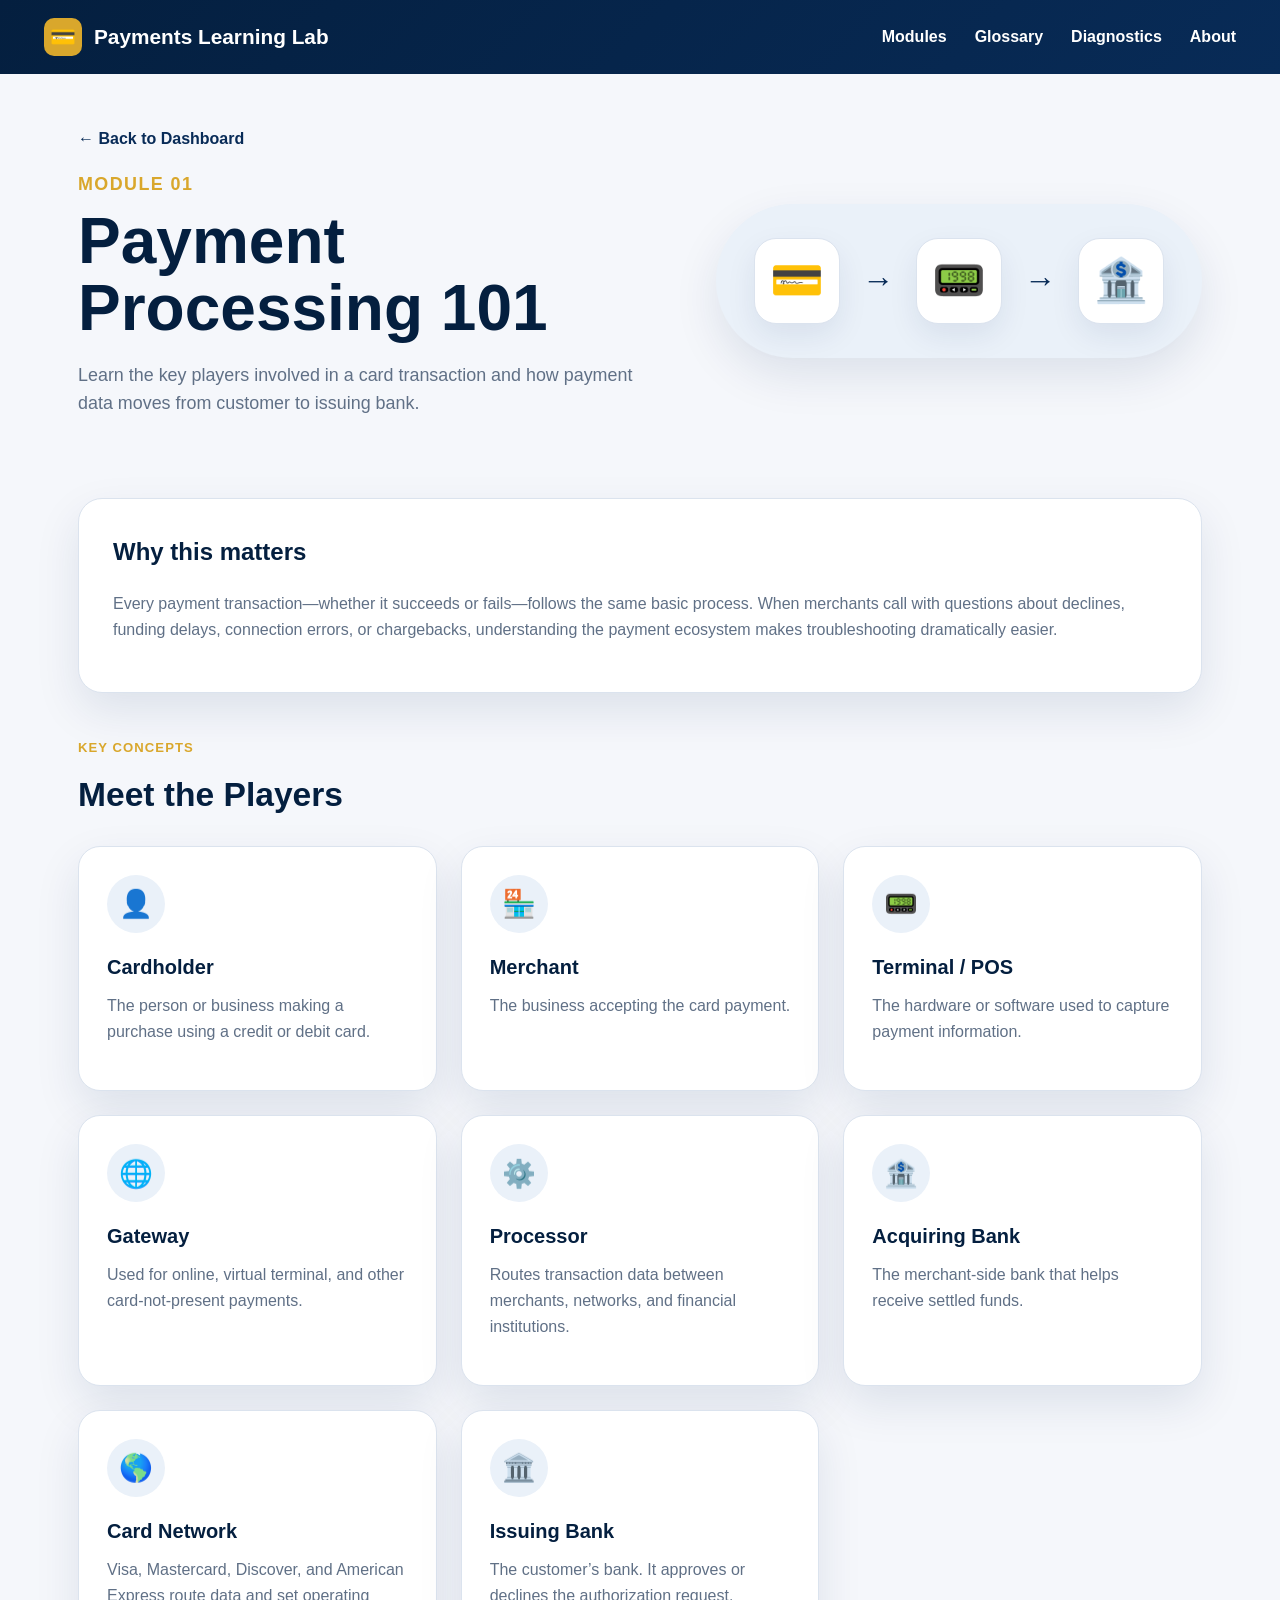
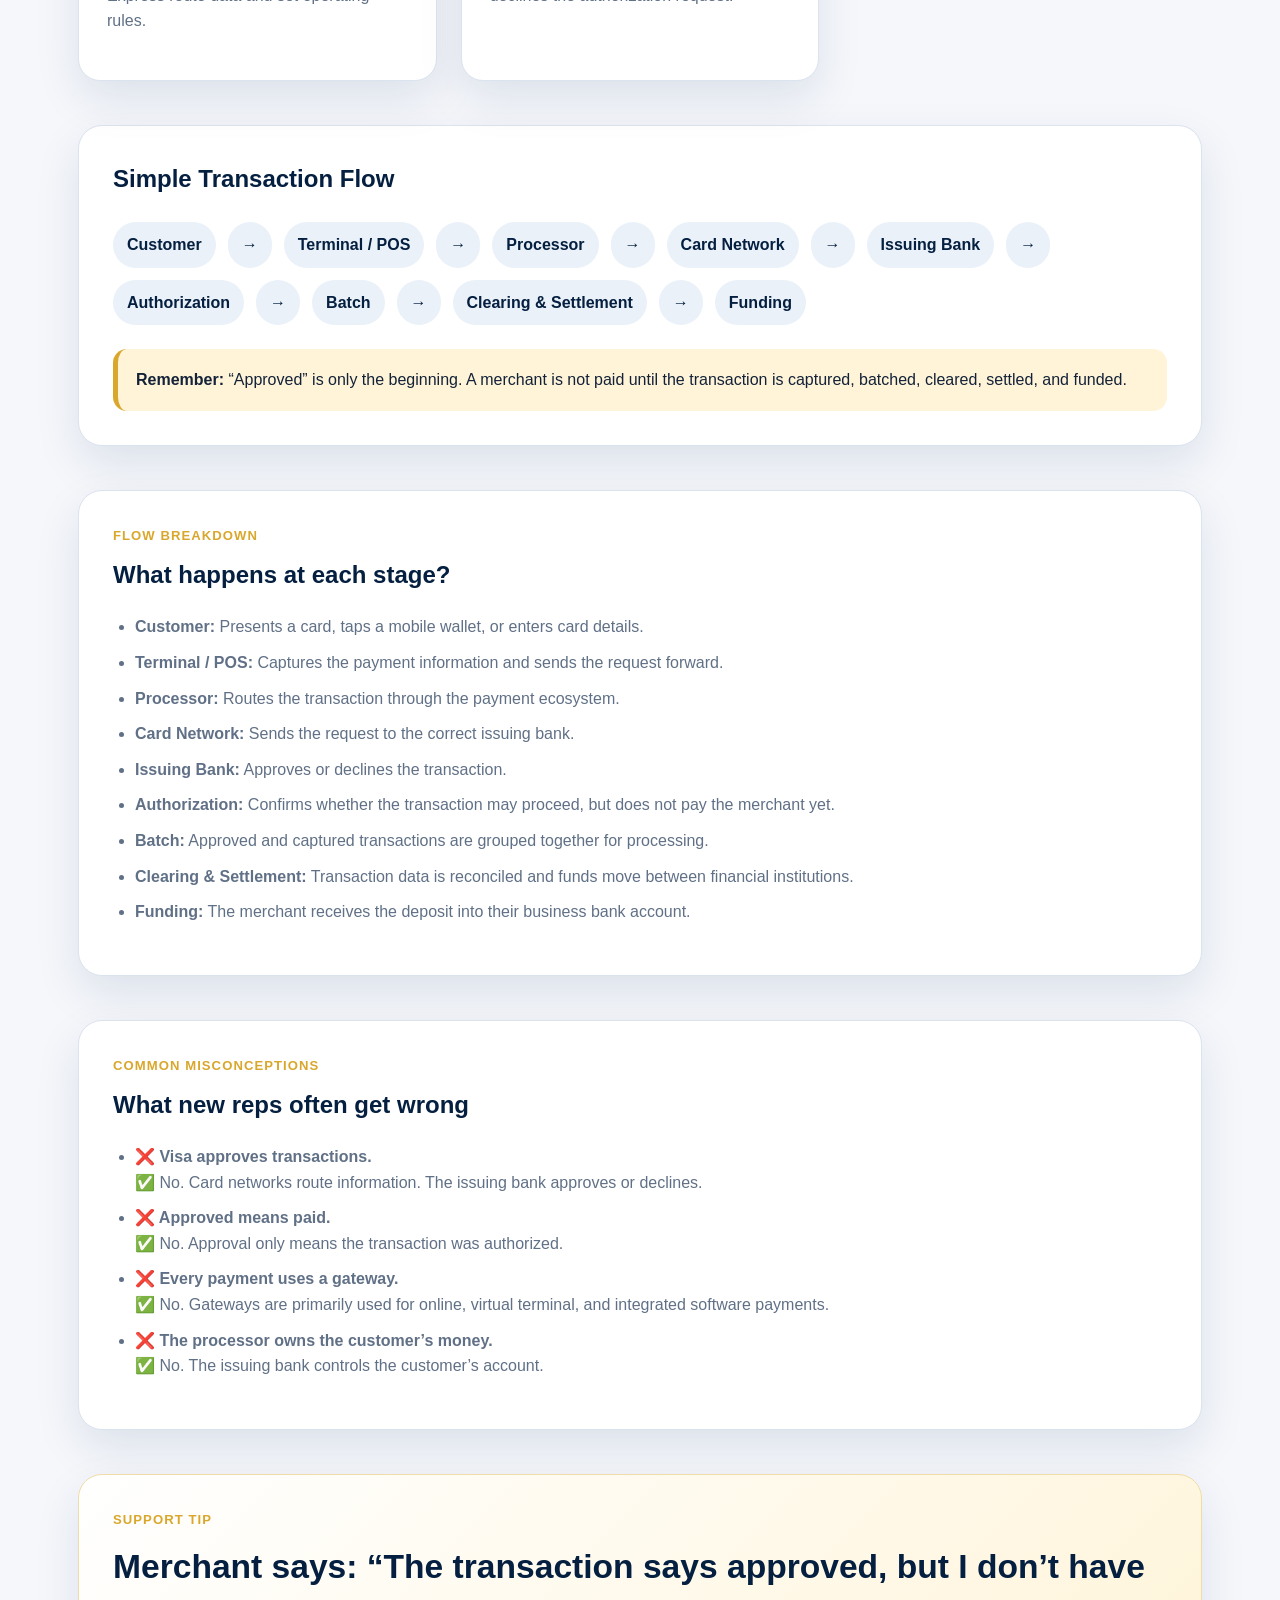
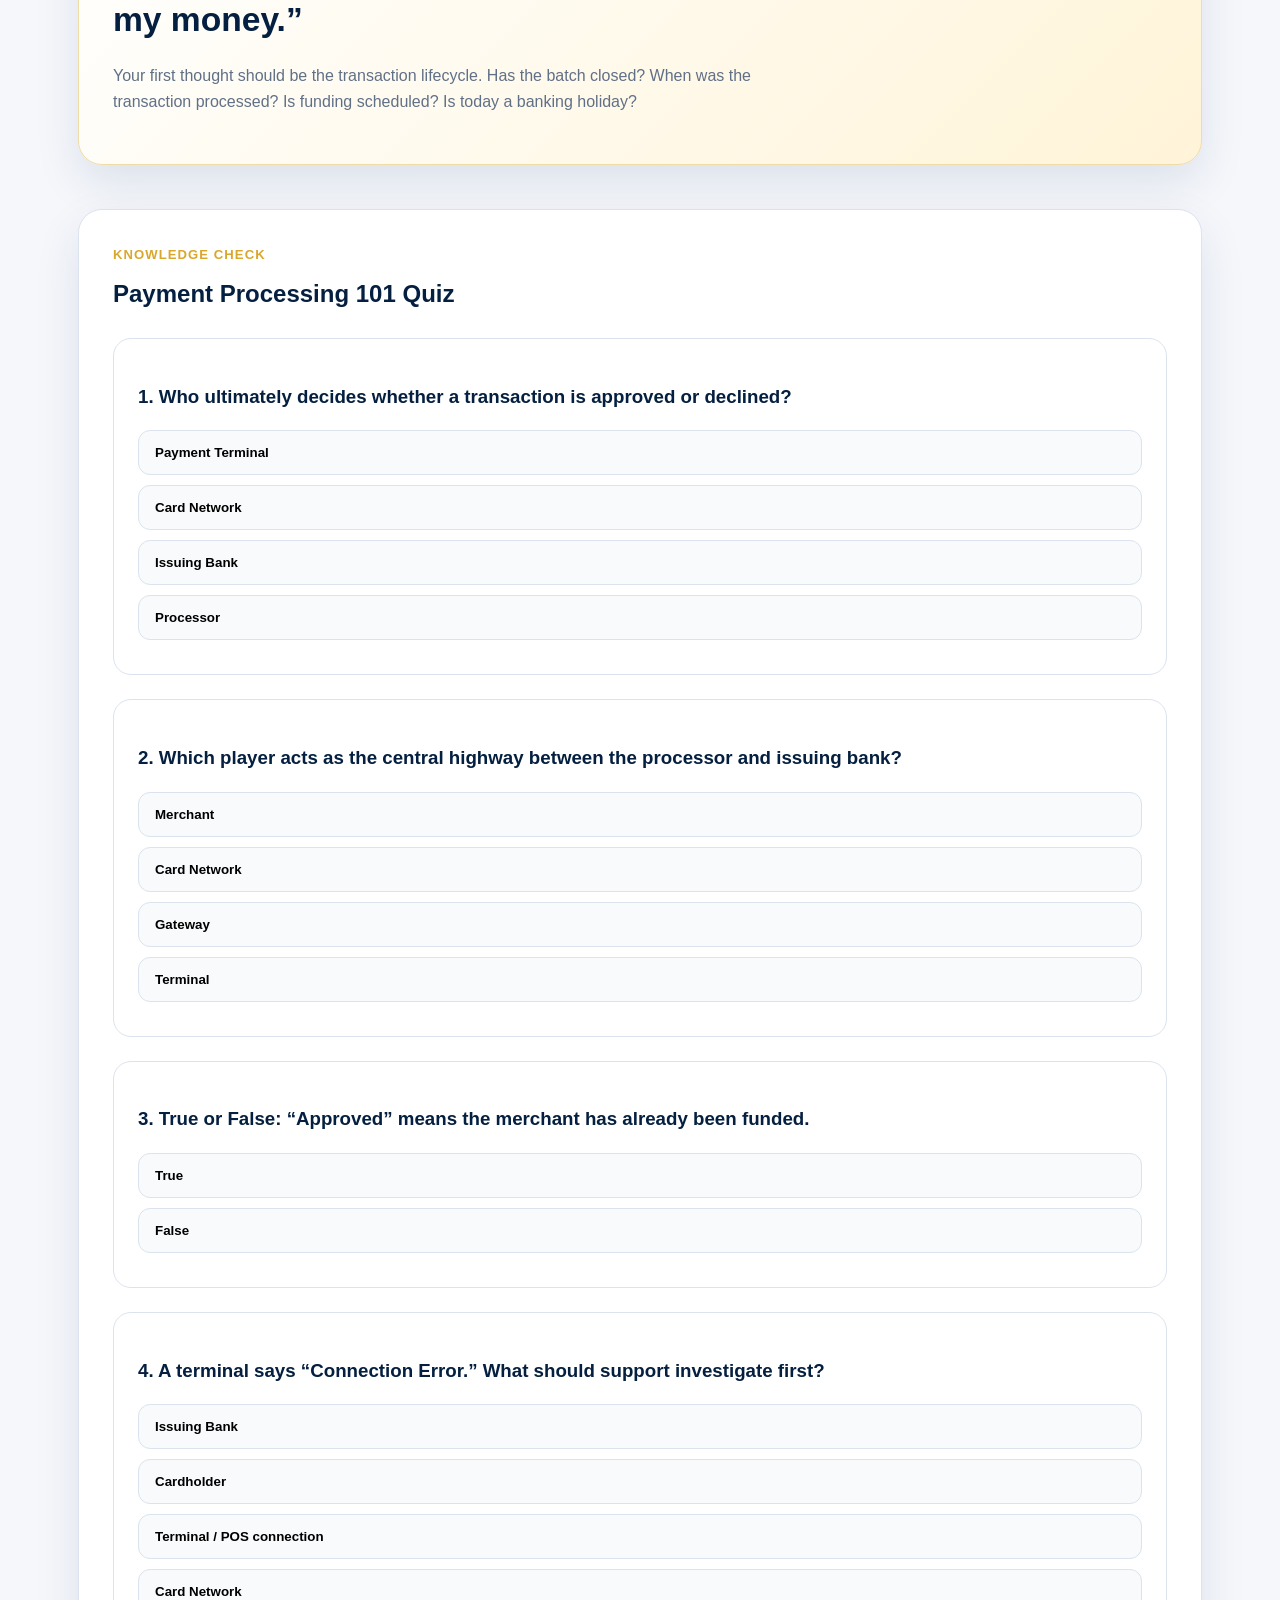
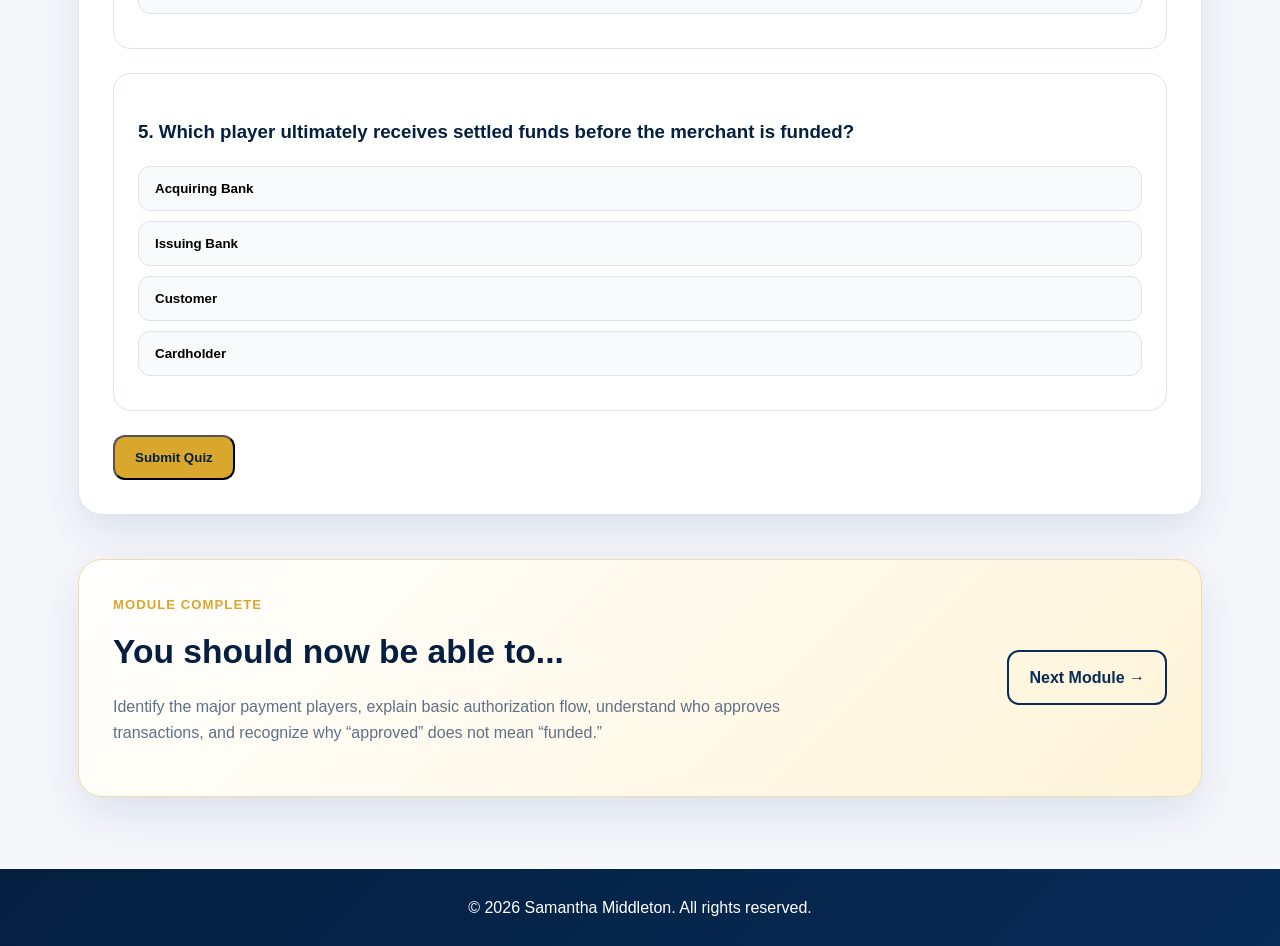
<file: payment101.html>
<!DOCTYPE html>
<html lang="en">
<head>
    <meta charset="UTF-8">
    <meta name="viewport" content="width=device-width, initial-scale=1.0">
    <title>Payment Processing 101</title>
    <link rel="stylesheet" href="style.css">
</head>

<body>

<nav class="navbar">
    <a href="index.html" class="logo">
        <span class="logo-icon">💳</span>
        Payments Learning Lab
    </a>

    <div class="nav-links">
        <a href="index.html#modules">Modules</a>
        <a href="glossary.html">Glossary</a>
        <a href="#">Diagnostics</a>
        <a href="#">About</a>
    </div>
</nav>

<header class="lesson-hero">
    <div>
        <a href="index.html" class="back-link">← Back to Dashboard</a>
        <p class="eyebrow">Module 01</p>
        <h1>Payment Processing 101</h1>
        <p>
            Learn the key players involved in a card transaction and how payment data moves
            from customer to issuing bank.
        </p>
    </div>

    <div class="hero-visual small-visual">
        <div class="visual-card">💳</div>
        <span>→</span>
        <div class="visual-card">📟</div>
        <span>→</span>
        <div class="visual-card">🏦</div>
    </div>
</header>

<main>

<section class="content-panel">
    <h2>Why this matters</h2>
    <p>
        Every payment transaction—whether it succeeds or fails—follows the same basic process.
        When merchants call with questions about declines, funding delays, connection errors,
        or chargebacks, understanding the payment ecosystem makes troubleshooting dramatically easier.
    </p>
</section>

<section>
    <div class="section-heading">
        <p class="eyebrow">Key Concepts</p>
        <h2>Meet the Players</h2>
    </div>

    <div class="module-grid">
        <div class="card">
            <div class="card-icon">👤</div>
            <h3>Cardholder</h3>
            <p>The person or business making a purchase using a credit or debit card.</p>
        </div>

        <div class="card">
            <div class="card-icon">🏪</div>
            <h3>Merchant</h3>
            <p>The business accepting the card payment.</p>
        </div>

        <div class="card">
            <div class="card-icon">📟</div>
            <h3>Terminal / POS</h3>
            <p>The hardware or software used to capture payment information.</p>
        </div>

        <div class="card">
            <div class="card-icon">🌐</div>
            <h3>Gateway</h3>
            <p>Used for online, virtual terminal, and other card-not-present payments.</p>
        </div>

        <div class="card">
            <div class="card-icon">⚙️</div>
            <h3>Processor</h3>
            <p>Routes transaction data between merchants, networks, and financial institutions.</p>
        </div>

        <div class="card">
            <div class="card-icon">🏦</div>
            <h3>Acquiring Bank</h3>
            <p>The merchant-side bank that helps receive settled funds.</p>
        </div>

        <div class="card">
            <div class="card-icon">🌎</div>
            <h3>Card Network</h3>
            <p>Visa, Mastercard, Discover, and American Express route data and set operating rules.</p>
        </div>

        <div class="card">
            <div class="card-icon">🏛️</div>
            <h3>Issuing Bank</h3>
            <p>The customer’s bank. It approves or declines the authorization request.</p>
        </div>
    </div>
</section>

<section class="content-panel">
    <h2>Simple Transaction Flow</h2>

    <div class="flow-row">
        <span>Customer</span>
        <span>→</span>
        <span>Terminal / POS</span>
        <span>→</span>
        <span>Processor</span>
        <span>→</span>
        <span>Card Network</span>
        <span>→</span>
        <span>Issuing Bank</span>
        <span>→</span>
        <span>Authorization</span>
        <span>→</span>
        <span>Batch</span>
        <span>→</span>
        <span>Clearing & Settlement</span>
        <span>→</span>
        <span>Funding</span>
    </div>

    <div class="callout">
        <strong>Remember:</strong> “Approved” is only the beginning. A merchant is not paid until the transaction is captured, batched, cleared, settled, and funded.
    </div>
</section>

<section class="content-panel">
    <p class="eyebrow">Flow Breakdown</p>
    <h2>What happens at each stage?</h2>

    <ul class="lesson-list">
        <li><strong>Customer:</strong> Presents a card, taps a mobile wallet, or enters card details.</li>
        <li><strong>Terminal / POS:</strong> Captures the payment information and sends the request forward.</li>
        <li><strong>Processor:</strong> Routes the transaction through the payment ecosystem.</li>
        <li><strong>Card Network:</strong> Sends the request to the correct issuing bank.</li>
        <li><strong>Issuing Bank:</strong> Approves or declines the transaction.</li>
        <li><strong>Authorization:</strong> Confirms whether the transaction may proceed, but does not pay the merchant yet.</li>
        <li><strong>Batch:</strong> Approved and captured transactions are grouped together for processing.</li>
        <li><strong>Clearing & Settlement:</strong> Transaction data is reconciled and funds move between financial institutions.</li>
        <li><strong>Funding:</strong> The merchant receives the deposit into their business bank account.</li>
    </ul>
</section>
<section class="content-panel">
    <p class="eyebrow">Common Misconceptions</p>
    <h2>What new reps often get wrong</h2>

    <ul class="lesson-list">
        <li><strong>❌ Visa approves transactions.</strong><br>✅ No. Card networks route information. The issuing bank approves or declines.</li>
        <li><strong>❌ Approved means paid.</strong><br>✅ No. Approval only means the transaction was authorized.</li>
        <li><strong>❌ Every payment uses a gateway.</strong><br>✅ No. Gateways are primarily used for online, virtual terminal, and integrated software payments.</li>
        <li><strong>❌ The processor owns the customer’s money.</strong><br>✅ No. The issuing bank controls the customer’s account.</li>
    </ul>
</section>

<section class="feature-panel">
    <div>
        <p class="eyebrow">Support Tip</p>
        <h2>Merchant says: “The transaction says approved, but I don’t have my money.”</h2>
        <p>
            Your first thought should be the transaction lifecycle. Has the batch closed?
            When was the transaction processed? Is funding scheduled? Is today a banking holiday?
        </p>
    </div>
</section>

<section class="content-panel quiz-section">
    <p class="eyebrow">Knowledge Check</p>
    <h2>Payment Processing 101 Quiz</h2>

    <div class="quiz-question" data-answer="c">
        <h3>1. Who ultimately decides whether a transaction is approved or declined?</h3>
        <button data-choice="a">Payment Terminal</button>
        <button data-choice="b">Card Network</button>
        <button data-choice="c">Issuing Bank</button>
        <button data-choice="d">Processor</button>

        <p class="quiz-feedback correct-feedback">✅ Correct! The issuing bank owns the customer account and makes the final approval decision.</p>
        <p class="quiz-feedback incorrect-feedback">❌ Not quite. Terminals, processors, and card networks help move the request, but the issuing bank decides whether to approve or decline.</p>
    </div>

    <div class="quiz-question" data-answer="b">
        <h3>2. Which player acts as the central highway between the processor and issuing bank?</h3>
        <button data-choice="a">Merchant</button>
        <button data-choice="b">Card Network</button>
        <button data-choice="c">Gateway</button>
        <button data-choice="d">Terminal</button>

        <p class="quiz-feedback correct-feedback">✅ Correct! Card networks route transaction data between processors/acquirers and issuing banks.</p>
        <p class="quiz-feedback incorrect-feedback">❌ Not quite. The card network is the “highway” that routes transaction data between the processor/acquirer side and the issuing bank.</p>
    </div>

    <div class="quiz-question" data-answer="b">
        <h3>3. True or False: “Approved” means the merchant has already been funded.</h3>
        <button data-choice="a">True</button>
        <button data-choice="b">False</button>

        <p class="quiz-feedback correct-feedback">✅ Correct! Approval only means authorization occurred. Funding happens later.</p>
        <p class="quiz-feedback incorrect-feedback">❌ Incorrect. “Approved” does not mean paid. The merchant is funded after capture, batching, clearing, settlement, and funding.</p>
    </div>

    <div class="quiz-question" data-answer="c">
        <h3>4. A terminal says “Connection Error.” What should support investigate first?</h3>
        <button data-choice="a">Issuing Bank</button>
        <button data-choice="b">Cardholder</button>
        <button data-choice="c">Terminal / POS connection</button>
        <button data-choice="d">Card Network</button>

        <p class="quiz-feedback correct-feedback">✅ Correct! A connection error usually starts with the terminal, POS, internet, network, or local setup.</p>
        <p class="quiz-feedback incorrect-feedback">❌ Not quite. Start with the terminal/POS connection first because the transaction may not even be reaching the processor yet.</p>
    </div>

    <div class="quiz-question" data-answer="a">
        <h3>5. Which player ultimately receives settled funds before the merchant is funded?</h3>
        <button data-choice="a">Acquiring Bank</button>
        <button data-choice="b">Issuing Bank</button>
        <button data-choice="c">Customer</button>
        <button data-choice="d">Cardholder</button>

        <p class="quiz-feedback correct-feedback">✅ Correct! The acquiring side receives settled funds before merchant funding occurs.</p>
        <p class="quiz-feedback incorrect-feedback">❌ Not quite. The acquiring bank is on the merchant side and receives settled funds before the merchant receives their deposit.</p>
    </div>

    <button id="submit-quiz" class="primary-button">Submit Quiz</button>

    <div id="quiz-result" class="quiz-result"></div>
</section>
<section class="feature-panel">
    <div>
        <p class="eyebrow">Module Complete</p>
        <h2>You should now be able to...</h2>
        <p>
            Identify the major payment players, explain basic authorization flow,
            understand who approves transactions, and recognize why “approved” does not mean “funded.”
        </p>
    </div>

    <a href="lifecycle.html" class="secondary-button">Next Module →</a>
</section>

</main>

<footer>
    <p>© 2026 Samantha Middleton. All rights reserved.</p>
</footer>

<script src="script.js"></script>

</body>
</html>
</file>
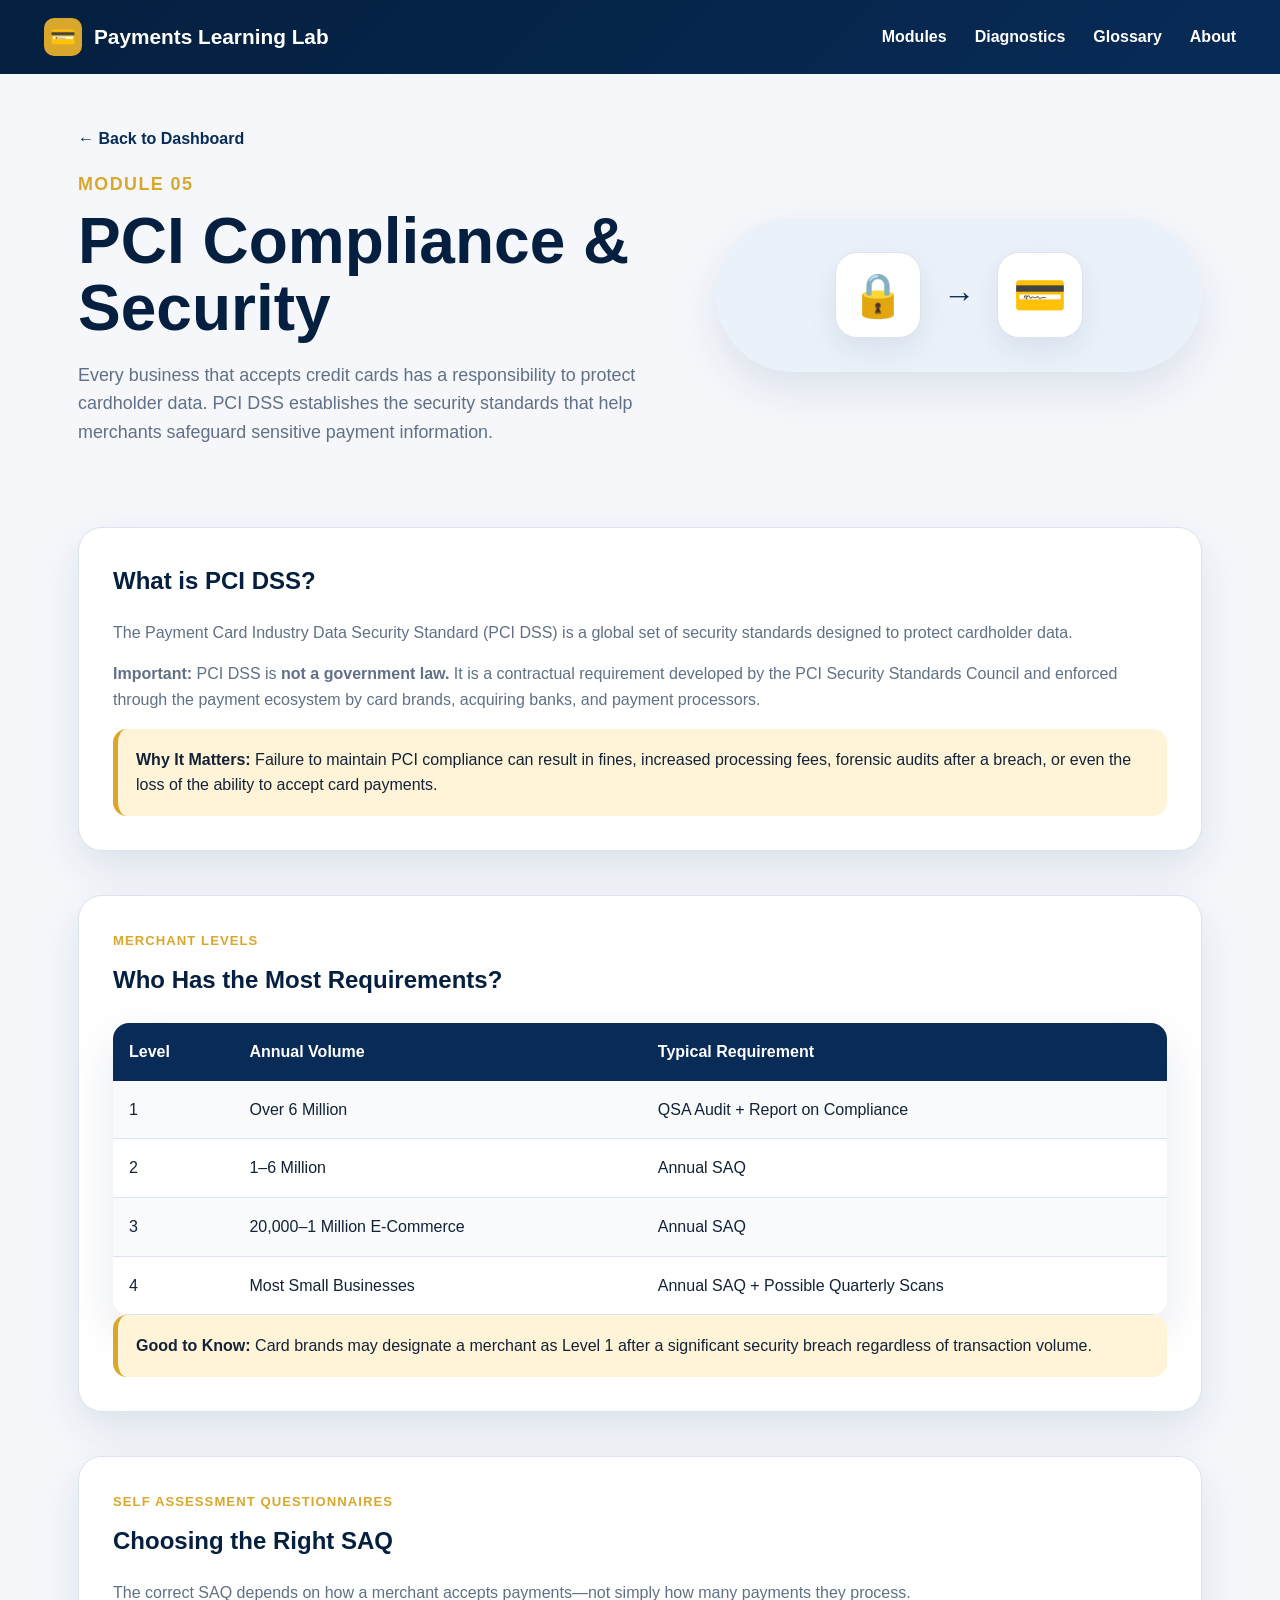
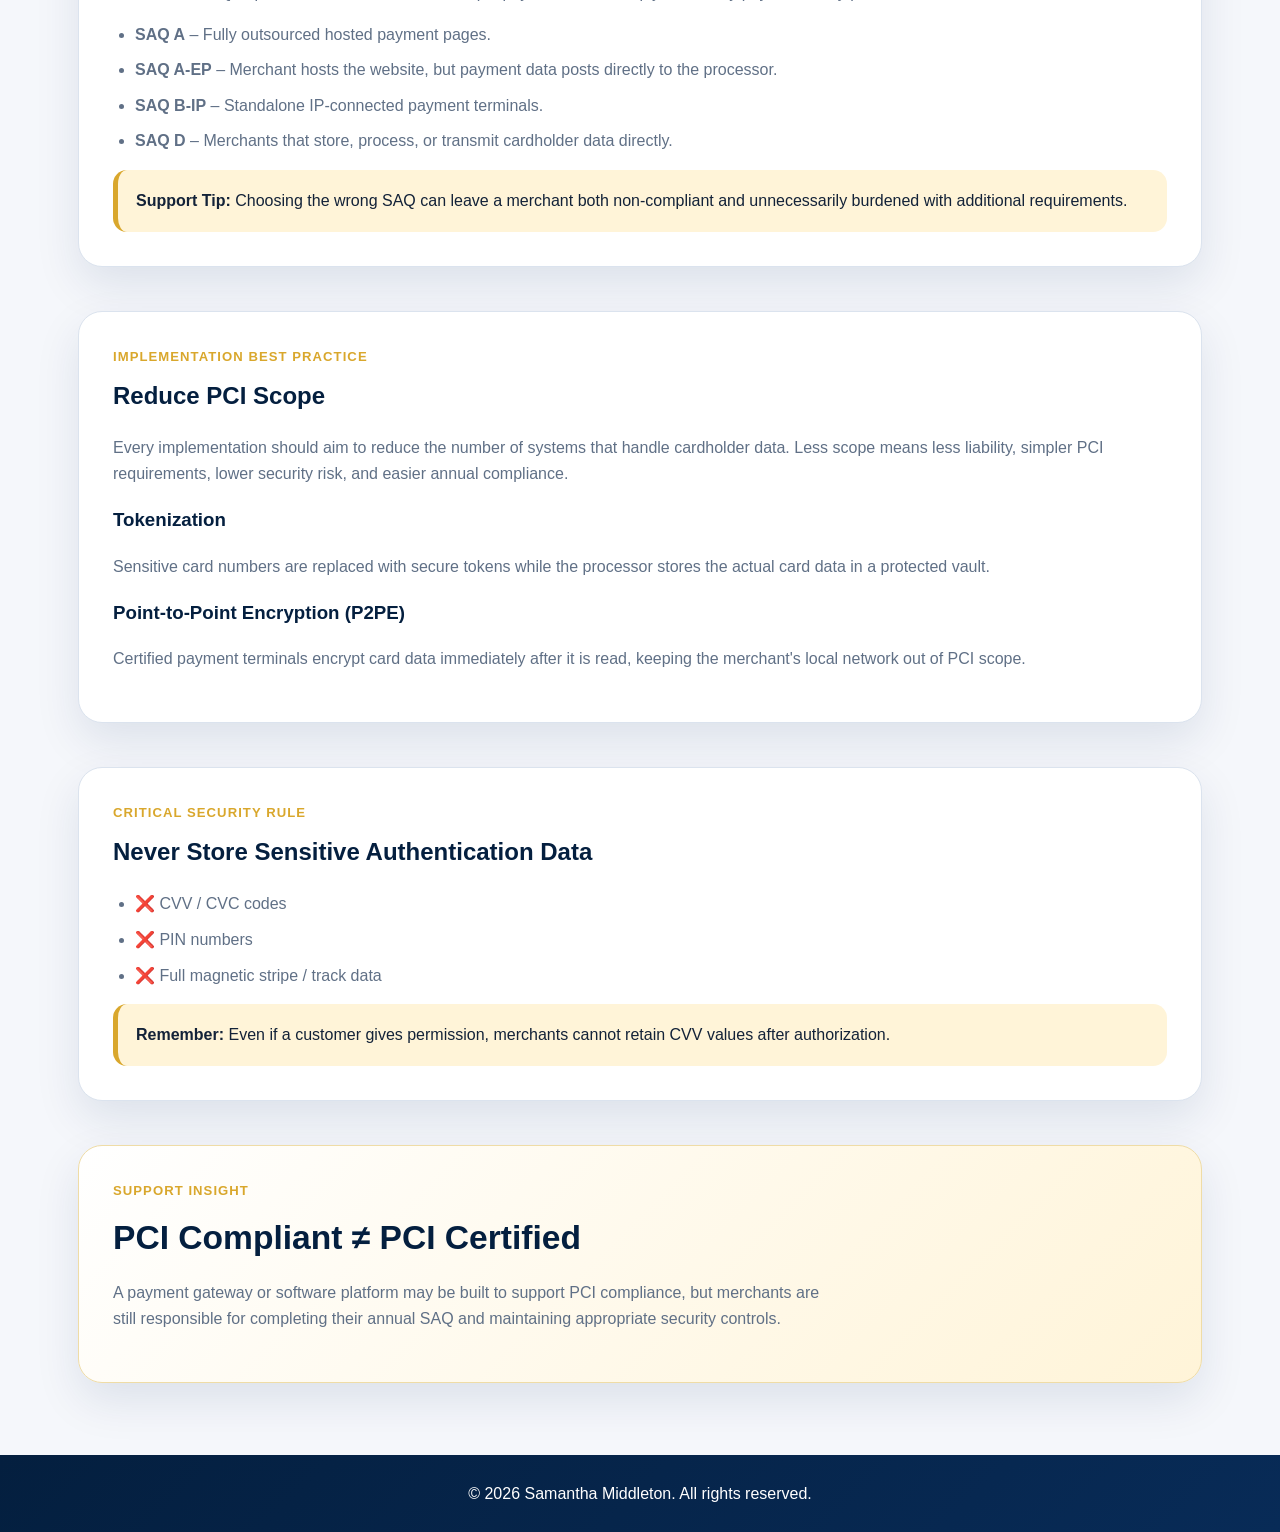
<file: pci.html>
<!DOCTYPE html>
<html lang="en">
<head>
    <meta charset="UTF-8">
    <meta name="viewport" content="width=device-width, initial-scale=1.0">
    <title>PCI Compliance & Security</title>
    <link rel="stylesheet" href="style.css">
</head>

<body>

<nav class="navbar">
    <a href="index.html" class="logo">
        <span class="logo-icon">💳</span>
        Payments Learning Lab
    </a>

    <div class="nav-links">
        <a href="index.html#modules">Modules</a>
        <a href="#">Diagnostics</a>
        <a href="glossary.html">Glossary</a>
        <a href="#">About</a>
    </div>
</nav>

<header class="lesson-hero">
    <div>
        <a href="index.html" class="back-link">← Back to Dashboard</a>
        <p class="eyebrow">Module 05</p>
        <h1>PCI Compliance & Security</h1>
        <p>
            Every business that accepts credit cards has a responsibility to protect
            cardholder data. PCI DSS establishes the security standards that help
            merchants safeguard sensitive payment information.
        </p>
    </div>

    <div class="hero-visual small-visual">
        <div class="visual-card">🔒</div>
        <span>→</span>
        <div class="visual-card">💳</div>
    </div>
</header>

<main>

<section class="content-panel">
    <h2>What is PCI DSS?</h2>
    <p>
        The Payment Card Industry Data Security Standard (PCI DSS) is a global set of
        security standards designed to protect cardholder data.
    </p>

    <p>
        <strong>Important:</strong> PCI DSS is <strong>not a government law.</strong>
        It is a contractual requirement developed by the PCI Security Standards Council
        and enforced through the payment ecosystem by card brands, acquiring banks,
        and payment processors.
    </p>

    <div class="callout">
        <strong>Why It Matters:</strong>
        Failure to maintain PCI compliance can result in fines, increased processing
        fees, forensic audits after a breach, or even the loss of the ability to accept
        card payments.
    </div>
</section>

<section class="content-panel">
    <p class="eyebrow">Merchant Levels</p>
    <h2>Who Has the Most Requirements?</h2>

    <table class="payments-table">
        <tr>
            <th>Level</th>
            <th>Annual Volume</th>
            <th>Typical Requirement</th>
        </tr>

        <tr>
            <td>1</td>
            <td>Over 6 Million</td>
            <td>QSA Audit + Report on Compliance</td>
        </tr>

        <tr>
            <td>2</td>
            <td>1–6 Million</td>
            <td>Annual SAQ</td>
        </tr>

        <tr>
            <td>3</td>
            <td>20,000–1 Million E-Commerce</td>
            <td>Annual SAQ</td>
        </tr>

        <tr>
            <td>4</td>
            <td>Most Small Businesses</td>
            <td>Annual SAQ + Possible Quarterly Scans</td>
        </tr>
    </table>

    <div class="callout">
        <strong>Good to Know:</strong>
        Card brands may designate a merchant as Level 1 after a significant security
        breach regardless of transaction volume.
    </div>
</section>

<section class="content-panel">
    <p class="eyebrow">Self Assessment Questionnaires</p>
    <h2>Choosing the Right SAQ</h2>

    <p>
        The correct SAQ depends on how a merchant accepts payments—not simply how many
        payments they process.
    </p>

    <ul class="lesson-list">
        <li><strong>SAQ A</strong> – Fully outsourced hosted payment pages.</li>
        <li><strong>SAQ A-EP</strong> – Merchant hosts the website, but payment data posts directly to the processor.</li>
        <li><strong>SAQ B-IP</strong> – Standalone IP-connected payment terminals.</li>
        <li><strong>SAQ D</strong> – Merchants that store, process, or transmit cardholder data directly.</li>
    </ul>

    <div class="callout">
        <strong>Support Tip:</strong>
        Choosing the wrong SAQ can leave a merchant both non-compliant and unnecessarily burdened with additional requirements.
    </div>
</section>

<section class="content-panel">
    <p class="eyebrow">Implementation Best Practice</p>
    <h2>Reduce PCI Scope</h2>

    <p>
        Every implementation should aim to reduce the number of systems that handle
        cardholder data. Less scope means less liability, simpler PCI requirements,
        lower security risk, and easier annual compliance.
    </p>

    <h3>Tokenization</h3>
    <p>
        Sensitive card numbers are replaced with secure tokens while the processor
        stores the actual card data in a protected vault.
    </p>

    <h3>Point-to-Point Encryption (P2PE)</h3>
    <p>
        Certified payment terminals encrypt card data immediately after it is read,
        keeping the merchant's local network out of PCI scope.
    </p>
</section>

<section class="content-panel">
    <p class="eyebrow">Critical Security Rule</p>
    <h2>Never Store Sensitive Authentication Data</h2>

    <ul class="lesson-list">
        <li>❌ CVV / CVC codes</li>
        <li>❌ PIN numbers</li>
        <li>❌ Full magnetic stripe / track data</li>
    </ul>

    <div class="callout">
        <strong>Remember:</strong>
        Even if a customer gives permission, merchants cannot retain CVV values after authorization.
    </div>
</section>

<section class="feature-panel">
    <div>
        <p class="eyebrow">Support Insight</p>
        <h2>PCI Compliant ≠ PCI Certified</h2>

        <p>
            A payment gateway or software platform may be built to support PCI compliance,
            but merchants are still responsible for completing their annual SAQ and
            maintaining appropriate security controls.
        </p>
    </div>
</section>

</main>

<footer>
    <p>© 2026 Samantha Middleton. All rights reserved.</p>
</footer>

</body>
</html>
</file>
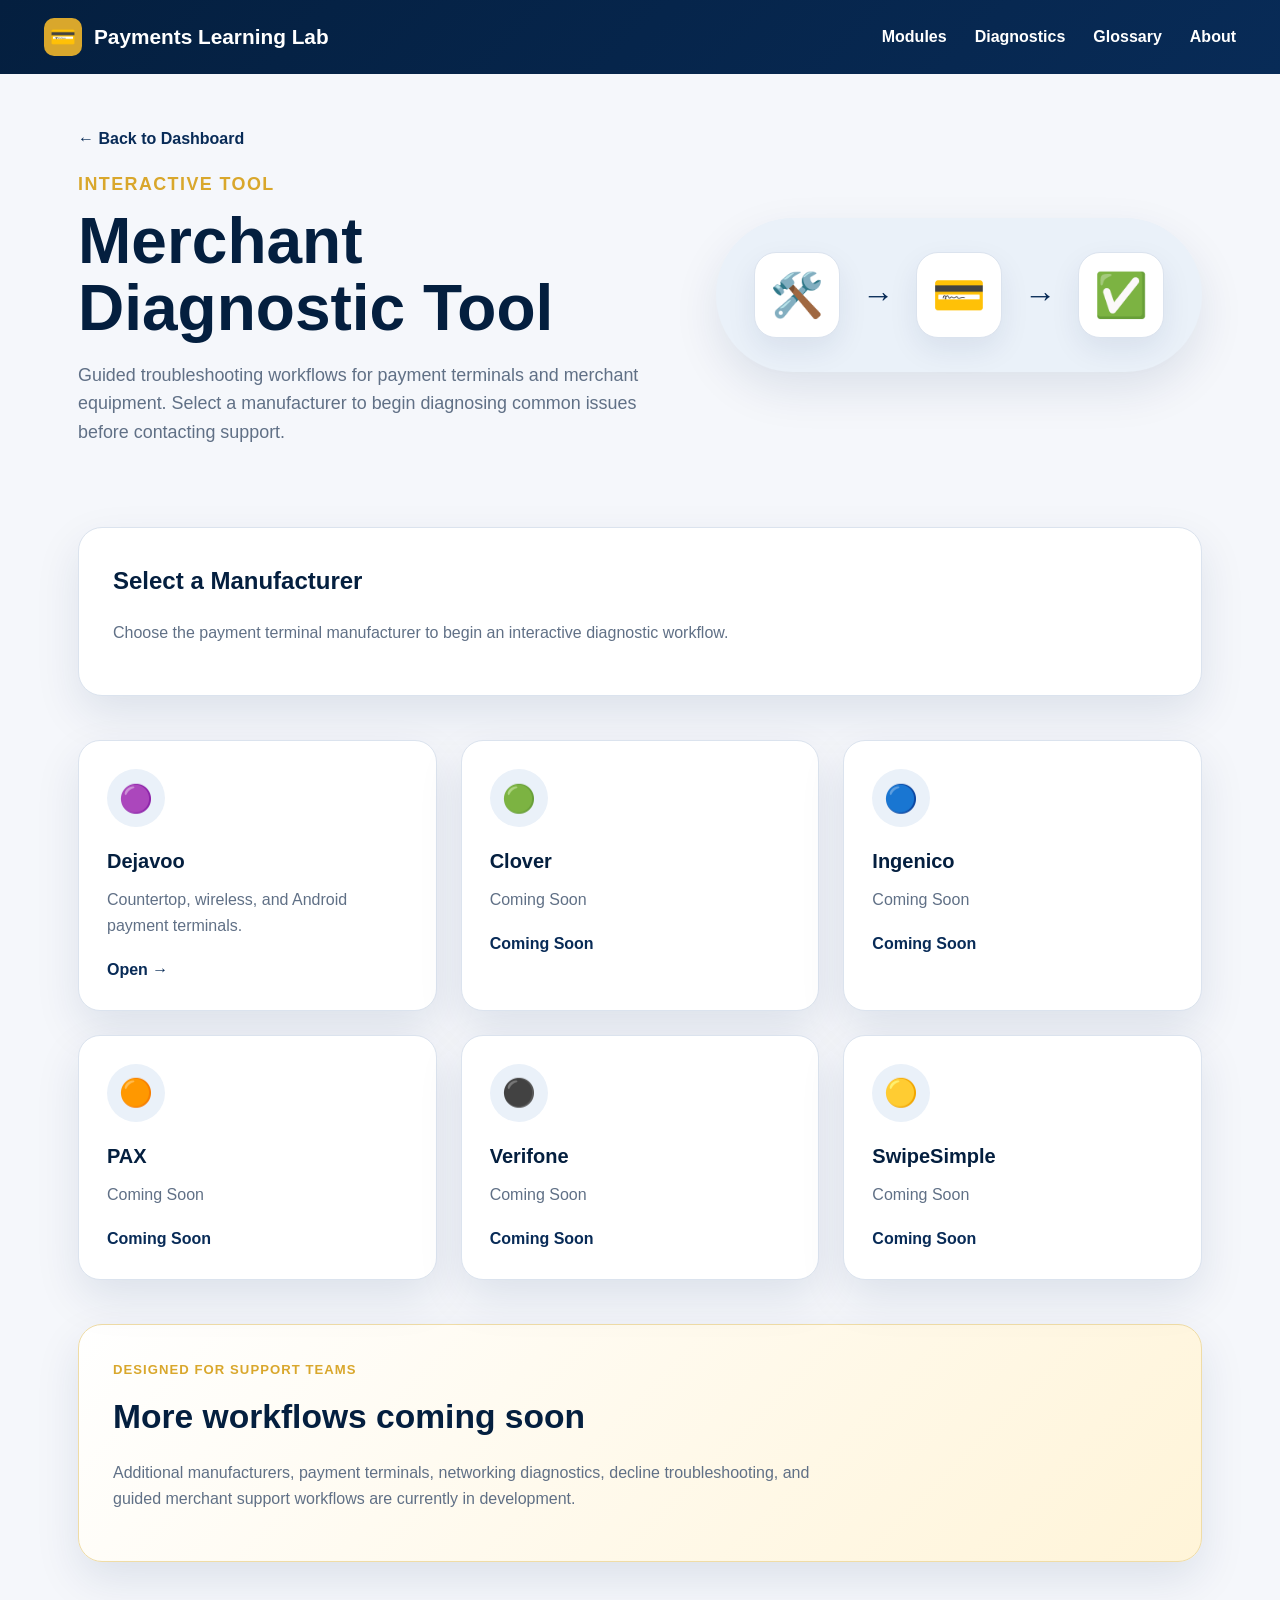
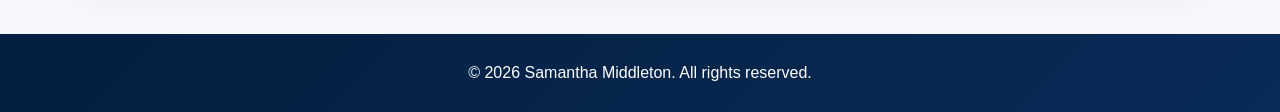
<file: toolkit.html>
<!DOCTYPE html>
<html lang="en">
<head>
    <meta charset="UTF-8">
    <meta name="viewport" content="width=device-width, initial-scale=1.0">
    <title>Merchant Diagnostic Tool</title>
    <link rel="stylesheet" href="style.css">
</head>

<body>

<nav class="navbar">
    <a href="index.html" class="logo">
        <span class="logo-icon">💳</span>
        Payments Learning Lab
    </a>

    <div class="nav-links">
        <a href="index.html#modules">Modules</a>
        <a href="toolkit.html">Diagnostics</a>
        <a href="glossary.html">Glossary</a>
        <a href="#">About</a>
    </div>
</nav>

<header class="lesson-hero">
    <div>
        <a href="index.html" class="back-link">← Back to Dashboard</a>
        <p class="eyebrow">Interactive Tool</p>
        <h1>Merchant Diagnostic Tool</h1>
        <p>
            Guided troubleshooting workflows for payment terminals and merchant equipment.
            Select a manufacturer to begin diagnosing common issues before contacting support.
        </p>
    </div>

    <div class="hero-visual small-visual">
        <div class="visual-card">🛠️</div>
        <span>→</span>
        <div class="visual-card">💳</div>
        <span>→</span>
        <div class="visual-card">✅</div>
    </div>
</header>

<main>

<section class="content-panel">
    <h2>Select a Manufacturer</h2>
    <p>
        Choose the payment terminal manufacturer to begin an interactive diagnostic workflow.
    </p>
</section>

<section>
    <div class="module-grid">

        <a href="dejavoo.html" class="card">
            <div class="card-icon">🟣</div>
            <h3>Dejavoo</h3>
            <p>Countertop, wireless, and Android payment terminals.</p>
            <span class="card-link">Open →</span>
        </a>

        <a href="#" class="card">
            <div class="card-icon">🟢</div>
            <h3>Clover</h3>
            <p>Coming Soon</p>
            <span class="card-link">Coming Soon</span>
        </a>

        <a href="#" class="card">
            <div class="card-icon">🔵</div>
            <h3>Ingenico</h3>
            <p>Coming Soon</p>
            <span class="card-link">Coming Soon</span>
        </a>

        <a href="#" class="card">
            <div class="card-icon">🟠</div>
            <h3>PAX</h3>
            <p>Coming Soon</p>
            <span class="card-link">Coming Soon</span>
        </a>

        <a href="#" class="card">
            <div class="card-icon">⚫</div>
            <h3>Verifone</h3>
            <p>Coming Soon</p>
            <span class="card-link">Coming Soon</span>
        </a>

        <a href="#" class="card">
            <div class="card-icon">🟡</div>
            <h3>SwipeSimple</h3>
            <p>Coming Soon</p>
            <span class="card-link">Coming Soon</span>
        </a>

    </div>
</section>

<section class="feature-panel">
    <div>
        <p class="eyebrow">Designed for Support Teams</p>
        <h2>More workflows coming soon</h2>
        <p>
            Additional manufacturers, payment terminals, networking diagnostics,
            decline troubleshooting, and guided merchant support workflows are currently in development.
        </p>
    </div>
</section>

</main>

<footer>
    <p>© 2026 Samantha Middleton. All rights reserved.</p>
</footer>

</body>
</html>
</file>
<file: style.css>
/* ============================
   RESET + VARIABLES
============================ */

* {
    box-sizing: border-box;
}

:root {
    --navy: #082b57;
    --navy-dark: #041f3f;
    --slate: #5f6e7a;
    --gold: #d9a72c;
    --gold-light: #fff4d8;
    --background: #f5f7fb;
    --card: #ffffff;
    --text: #132238;
    --muted: #607086;
    --border: #dbe3ee;
    --shadow: 0 18px 45px rgba(8, 43, 87, 0.10);
}

/* ============================
   GLOBAL
============================ */

body {
    margin: 0;
    font-family: Arial, Helvetica, sans-serif;
    background: var(--background);
    color: var(--text);
    line-height: 1.6;
}

main {
    max-width: 1180px;
    margin: 0 auto;
    padding: 28px;
}

section {
    margin-bottom: 44px;
}

h1,
h2,
h3 {
    color: var(--navy-dark);
}

p {
    color: var(--muted);
}

/* ============================
   NAVBAR
============================ */

.navbar {
    background: linear-gradient(135deg, var(--navy-dark), var(--navy));
    color: white;
    padding: 18px 44px;
    display: flex;
    justify-content: space-between;
    align-items: center;
}

.logo {
    color: white;
    text-decoration: none;
    font-size: 1.3rem;
    font-weight: 800;
    display: flex;
    align-items: center;
    gap: 12px;
}

.logo-icon {
    background: var(--gold);
    color: var(--navy-dark);
    width: 38px;
    height: 38px;
    border-radius: 10px;
    display: grid;
    place-items: center;
}

.nav-links {
    display: flex;
    gap: 28px;
    align-items: center;
}

.nav-links a {
    color: white;
    text-decoration: none;
    font-weight: 700;
}

/* ============================
   HOME HERO
============================ */

.home-hero {
    max-width: 1180px;
    margin: 0 auto;
    padding: 70px 28px 40px;
    display: grid;
    grid-template-columns: 1.1fr 0.9fr;
    gap: 44px;
    align-items: center;
}

.eyebrow {
    color: var(--gold);
    font-weight: 800;
    text-transform: uppercase;
    letter-spacing: 0.08em;
    font-size: 0.82rem;
    margin: 0 0 10px;
}

.home-hero h1 {
    font-size: clamp(2.4rem, 5vw, 4.6rem);
    line-height: 1.05;
    margin: 0 0 22px;
}

.home-hero p {
    font-size: 1.15rem;
    max-width: 640px;
}

.hero-visual {
    background: #eaf1f9;
    border-radius: 999px;
    padding: 34px;
    display: flex;
    align-items: center;
    justify-content: center;
    gap: 22px;
    box-shadow: var(--shadow);
}

.hero-visual span {
    font-size: 2rem;
    color: var(--navy);
    font-weight: 900;
}

.visual-card {
    width: 92px;
    height: 92px;
    background: white;
    border: 1px solid var(--border);
    border-radius: 22px;
    display: grid;
    place-items: center;
    font-size: 2.7rem;
    box-shadow: 0 12px 30px rgba(8, 43, 87, 0.08);
}

/* ============================
   LESSON HERO
============================ */

.lesson-hero {
    max-width: 1180px;
    margin: 0 auto;
    padding: 52px 28px 34px;
    display: grid;
    grid-template-columns: 1.1fr 0.9fr;
    gap: 44px;
    align-items: center;
}

.lesson-hero h1 {
    font-size: clamp(2.6rem, 5vw, 4.5rem);
    line-height: 1.05;
    margin: 0 0 18px;
}

.lesson-hero p {
    font-size: 1.12rem;
    max-width: 680px;
}

.back-link {
    display: inline-block;
    color: var(--navy);
    text-decoration: none;
    font-weight: 800;
    margin-bottom: 18px;
}

.back-link:hover {
    text-decoration: underline;
}

.small-visual .visual-card {
    width: 86px;
    height: 86px;
}

/* ============================
   HEADINGS
============================ */

.section-heading {
    margin-bottom: 24px;
}

.section-heading h2,
.feature-panel h2 {
    font-size: 2.1rem;
    margin: 0;
}

/* ============================
   GRID + CARDS
============================ */

.module-grid {
    display: grid;
    grid-template-columns: repeat(3, 1fr);
    gap: 24px;
}

.card {
    display: block;
    background: var(--card);
    padding: 28px;
    border-radius: 22px;
    text-decoration: none;
    color: inherit;
    border: 1px solid var(--border);
    box-shadow: var(--shadow);
    transition: transform 0.2s ease, box-shadow 0.2s ease;
}

.card:hover {
    transform: translateY(-6px);
    box-shadow: 0 24px 55px rgba(8, 43, 87, 0.16);
}

.card-icon {
    width: 58px;
    height: 58px;
    border-radius: 50%;
    background: #eaf1f9;
    display: grid;
    place-items: center;
    font-size: 1.7rem;
    margin-bottom: 18px;
}

.card h3 {
    margin: 0 0 10px;
    font-size: 1.25rem;
}

.card p {
    margin: 0 0 18px;
}

.card-link {
    color: var(--navy);
    font-weight: 800;
}

/* ============================
   LESSON CONTENT PANELS
============================ */

.content-panel {
    background: white;
    border: 1px solid var(--border);
    border-radius: 24px;
    padding: 34px;
    box-shadow: var(--shadow);
}

.content-panel h2 {
    margin-top: 0;
}

.lesson-list {
    padding-left: 22px;
}

.lesson-list li {
    margin-bottom: 10px;
    color: var(--muted);
}

/* ============================
   FEATURE PANEL
============================ */

.feature-panel {
    background: linear-gradient(135deg, white, var(--gold-light));
    border: 1px solid #efdca6;
    border-radius: 24px;
    padding: 34px;
    box-shadow: var(--shadow);
    display: flex;
    justify-content: space-between;
    align-items: center;
    gap: 24px;
}

.feature-panel p {
    max-width: 720px;
}

/* ============================
   BUTTONS
============================ */

.primary-button,
.secondary-button {
    display: inline-block;
    text-decoration: none;
    font-weight: 800;
    border-radius: 12px;
    padding: 13px 20px;
}

.primary-button {
    background: var(--gold);
    color: var(--navy-dark);
}

.secondary-button {
    border: 2px solid var(--navy);
    color: var(--navy);
}

/* ============================
   FOOTER
============================ */

footer {
    background: linear-gradient(135deg, var(--navy-dark), var(--navy));
    color: white;
    text-align: center;
    padding: 26px;
}

footer p {
    color: white;
    margin: 0;
}

/* ============================
   MOBILE
============================ */

@media (max-width: 850px) {
    .navbar {
        padding: 18px 22px;
        flex-direction: column;
        gap: 16px;
    }

    .nav-links {
        gap: 16px;
        flex-wrap: wrap;
        justify-content: center;
    }

    .home-hero,
    .lesson-hero {
        grid-template-columns: 1fr;
        padding-top: 42px;
    }

    .module-grid {
        grid-template-columns: 1fr;
    }

    .feature-panel {
        flex-direction: column;
        align-items: flex-start;
    }
}


.flow-row {
    display: flex;
    flex-wrap: wrap;
    gap: 12px;
    align-items: center;
    margin: 24px 0;
}

.flow-row span {
    background: #eaf1f9;
    color: var(--navy-dark);
    padding: 10px 14px;
    border-radius: 999px;
    font-weight: 800;
}

.callout {
    background: var(--gold-light);
    border-left: 5px solid var(--gold);
    padding: 18px;
    border-radius: 14px;
    color: var(--text);
}

.flow-row {
    display: flex;
    flex-wrap: wrap;
    gap: 12px;
    align-items: center;
    margin: 24px 0;
}

.flow-row span {
    background: #eaf1f9;
    color: var(--navy-dark);
    padding: 10px 14px;
    border-radius: 999px;
    font-weight: 800;
}

.callout {
    background: var(--gold-light);
    border-left: 5px solid var(--gold);
    padding: 18px;
    border-radius: 14px;
    color: var(--text);
}

.two-column {
    display: grid;
    grid-template-columns: repeat(2, 1fr);
    gap: 24px;
}

.decline-grid {
    display: grid;
    grid-template-columns: repeat(2, 1fr);
    gap: 22px;
    margin-top: 24px;
}

.decline-card {
    background: white;
    border: 1px solid var(--border);
    border-radius: 20px;
    padding: 24px;
    box-shadow: 0 12px 30px rgba(8, 43, 87, 0.08);
}

.decline-card .code {
    display: inline-block;
    font-size: 1.7rem;
    font-weight: 900;
    padding: 8px 14px;
    border-radius: 14px;
    margin-bottom: 14px;
}

.decline-card h3 {
    margin: 0 0 10px;
}

.decline-card p {
    margin: 0 0 12px;
}

.decline-card.hard {
    border-top: 6px solid #c0392b;
}

.decline-card.hard .code {
    background: #fdecea;
    color: #922b21;
}

.decline-card.soft {
    border-top: 6px solid var(--gold);
}

.decline-card.soft .code {
    background: var(--gold-light);
    color: var(--navy-dark);
}

@media (max-width: 850px) {
    .decline-grid {
        grid-template-columns: 1fr;
    }
}

.payments-table {
    width: 100%;
    border-collapse: collapse;
    margin-top: 24px;
    border-radius: 16px;
    overflow: hidden;
    box-shadow: var(--shadow);
}

.payments-table th {
    background: var(--navy);
    color: white;
    text-align: left;
    padding: 16px;
}

.payments-table td {
    padding: 16px;
    border-bottom: 1px solid var(--border);
    background: white;
}

.payments-table tr:nth-child(even) td {
    background: #f8fafc;
}

/* ===========================
   Payments Glossary
=========================== */

.search-box {
    width: 100%;
    padding: 16px 18px;
    font-size: 1rem;
    border: 1px solid var(--border);
    border-radius: 14px;
    outline: none;
    transition: 0.2s;
}

.search-box:focus {
    border-color: var(--gold);
    box-shadow: 0 0 0 4px rgba(217,167,44,.15);
}

.glossary-item {
    background: white;
    border: 1px solid var(--border);
    border-radius: 18px;
    margin-top: 18px;
    overflow: hidden;
    box-shadow: var(--shadow);
}

.glossary-item summary {
    list-style: none;
    cursor: pointer;
    padding: 20px 24px;
    font-size: 1.15rem;
    font-weight: 700;
    color: var(--navy-dark);
    display: flex;
    justify-content: space-between;
    align-items: center;
}

.glossary-item summary::-webkit-details-marker {
    display: none;
}

.glossary-item summary::after {
    content: "+";
    font-size: 1.6rem;
    color: var(--gold);
    transition: transform .25s ease;
}

.glossary-item[open] summary::after {
    content: "−";
}

.glossary-item p,
.glossary-item ul {
    padding: 0 24px;
}

.glossary-item p:last-child {
    padding-bottom: 24px;
}

.glossary-item .callout {
    margin: 18px 24px;
}
/* ===========================
   Quiz
=========================== */

.quiz-question {
    border: 1px solid var(--border);
    border-radius: 18px;
    padding: 24px;
    margin: 24px 0;
    background: white;
}

.quiz-question button {
    display: block;
    width: 100%;
    text-align: left;
    background: #f8fafc;
    border: 1px solid var(--border);
    border-radius: 12px;
    padding: 14px 16px;
    margin: 10px 0;
    cursor: pointer;
    font-weight: 700;
}

.quiz-feedback {
    display: none;
}

.quiz-feedback.show {
    display: block;
    margin-top: 14px;
    font-weight: 700;
}

.quiz-question button.selected {
    background: var(--gold-light);
    border-color: var(--gold);
}

.quiz-question button.correct {
    background: #e8f6ef;
    border-color: #2e8b57;
}

.quiz-question button.incorrect {
    background: #fdecea;
    border-color: #c0392b;
}

.quiz-result {
    display: none;
    margin-top: 24px;
    padding: 20px;
    background: var(--gold-light);
    border-left: 5px solid var(--gold);
    border-radius: 14px;
}

.quiz-result.show {
    display: block;
}
/* FORCE QUIZ FEEDBACK TO HIDE UNTIL SUBMIT */
.quiz-section .quiz-feedback {
    display: none !important;
}

.quiz-section .quiz-feedback.show {
    display: block !important;
}
</file>
